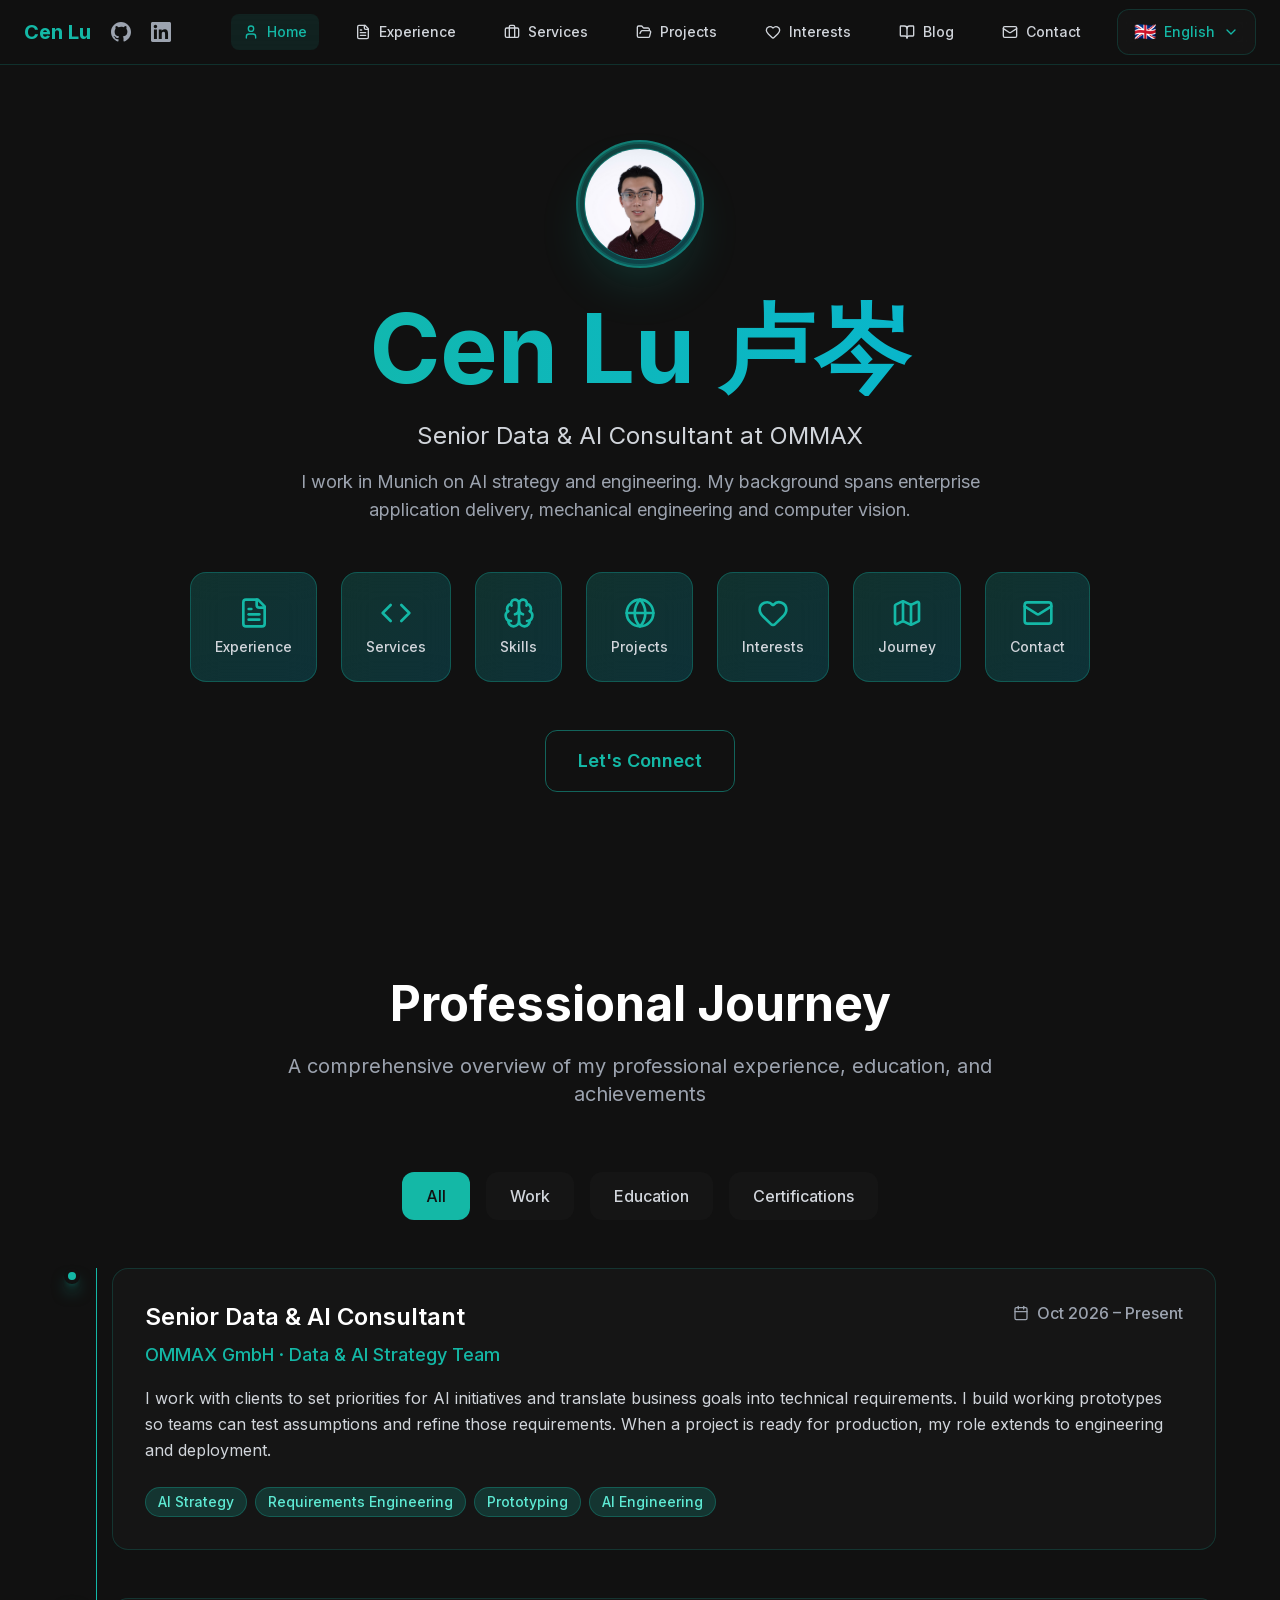
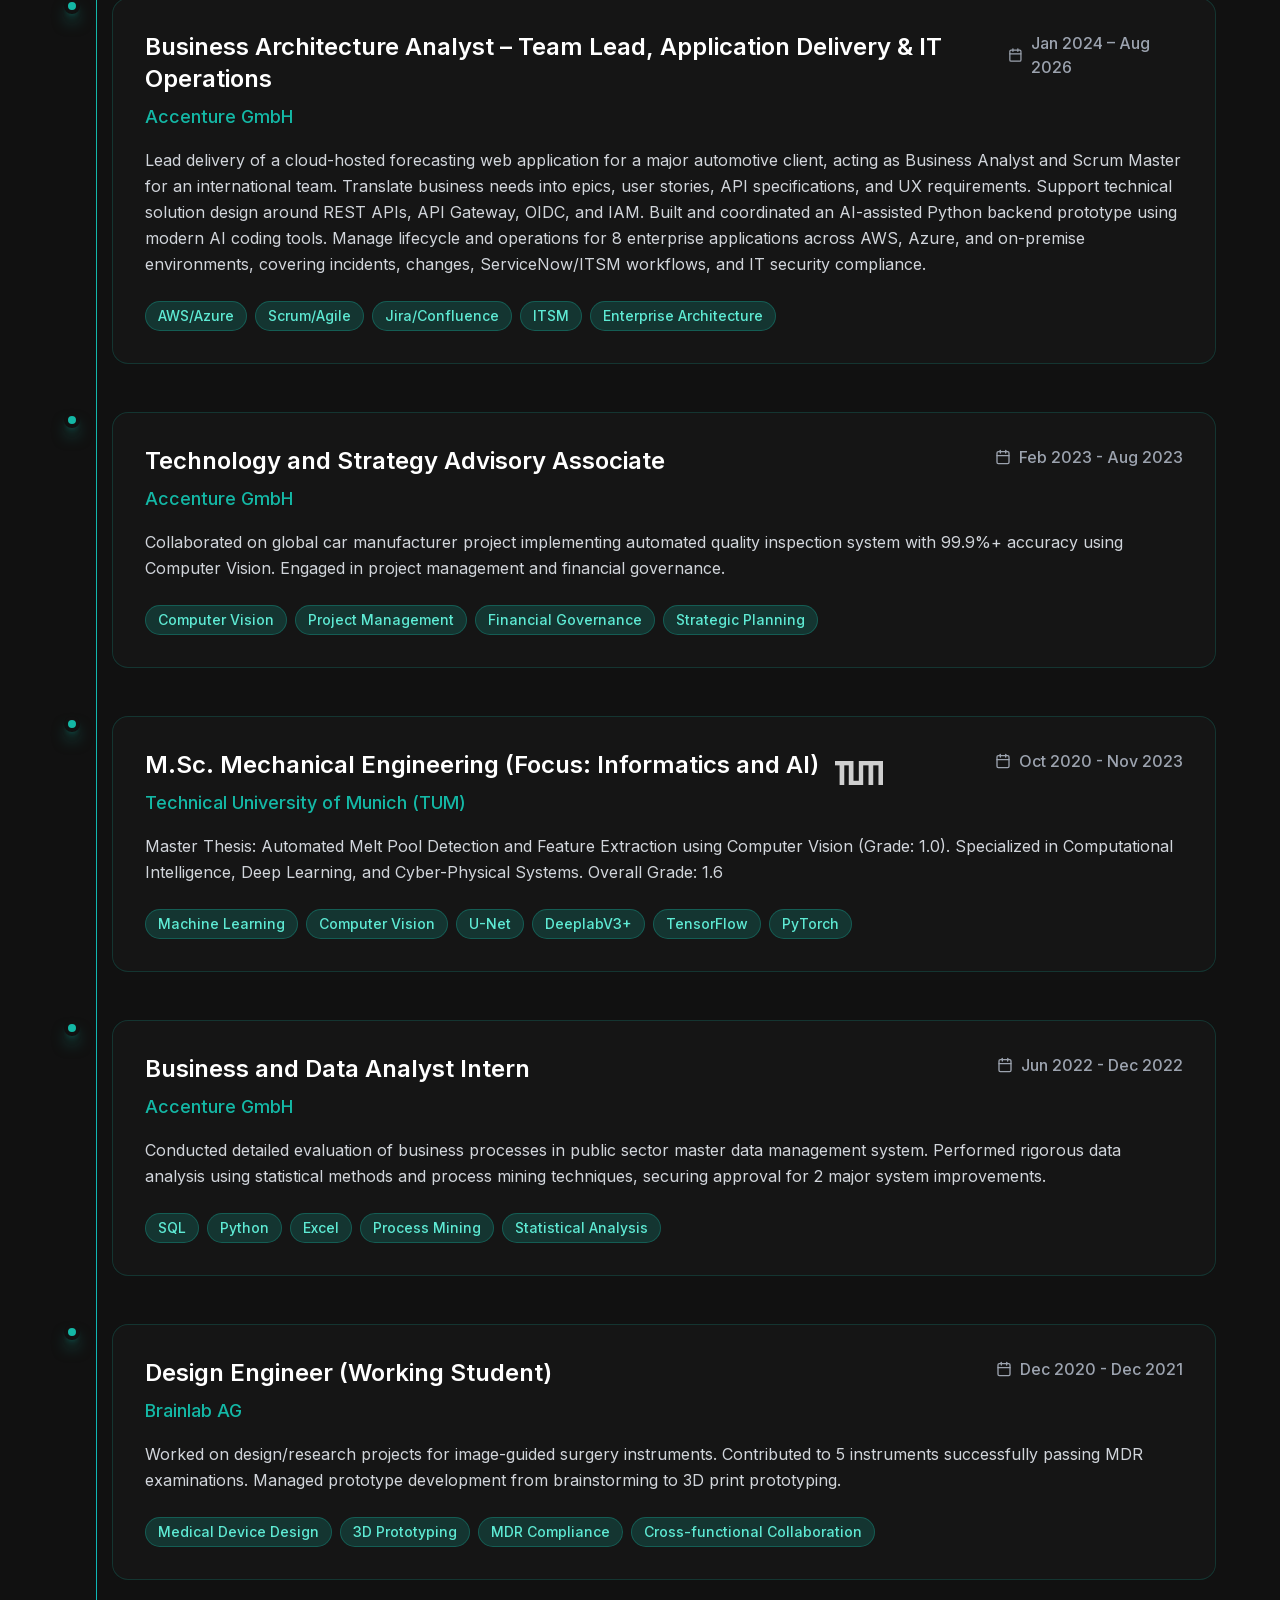
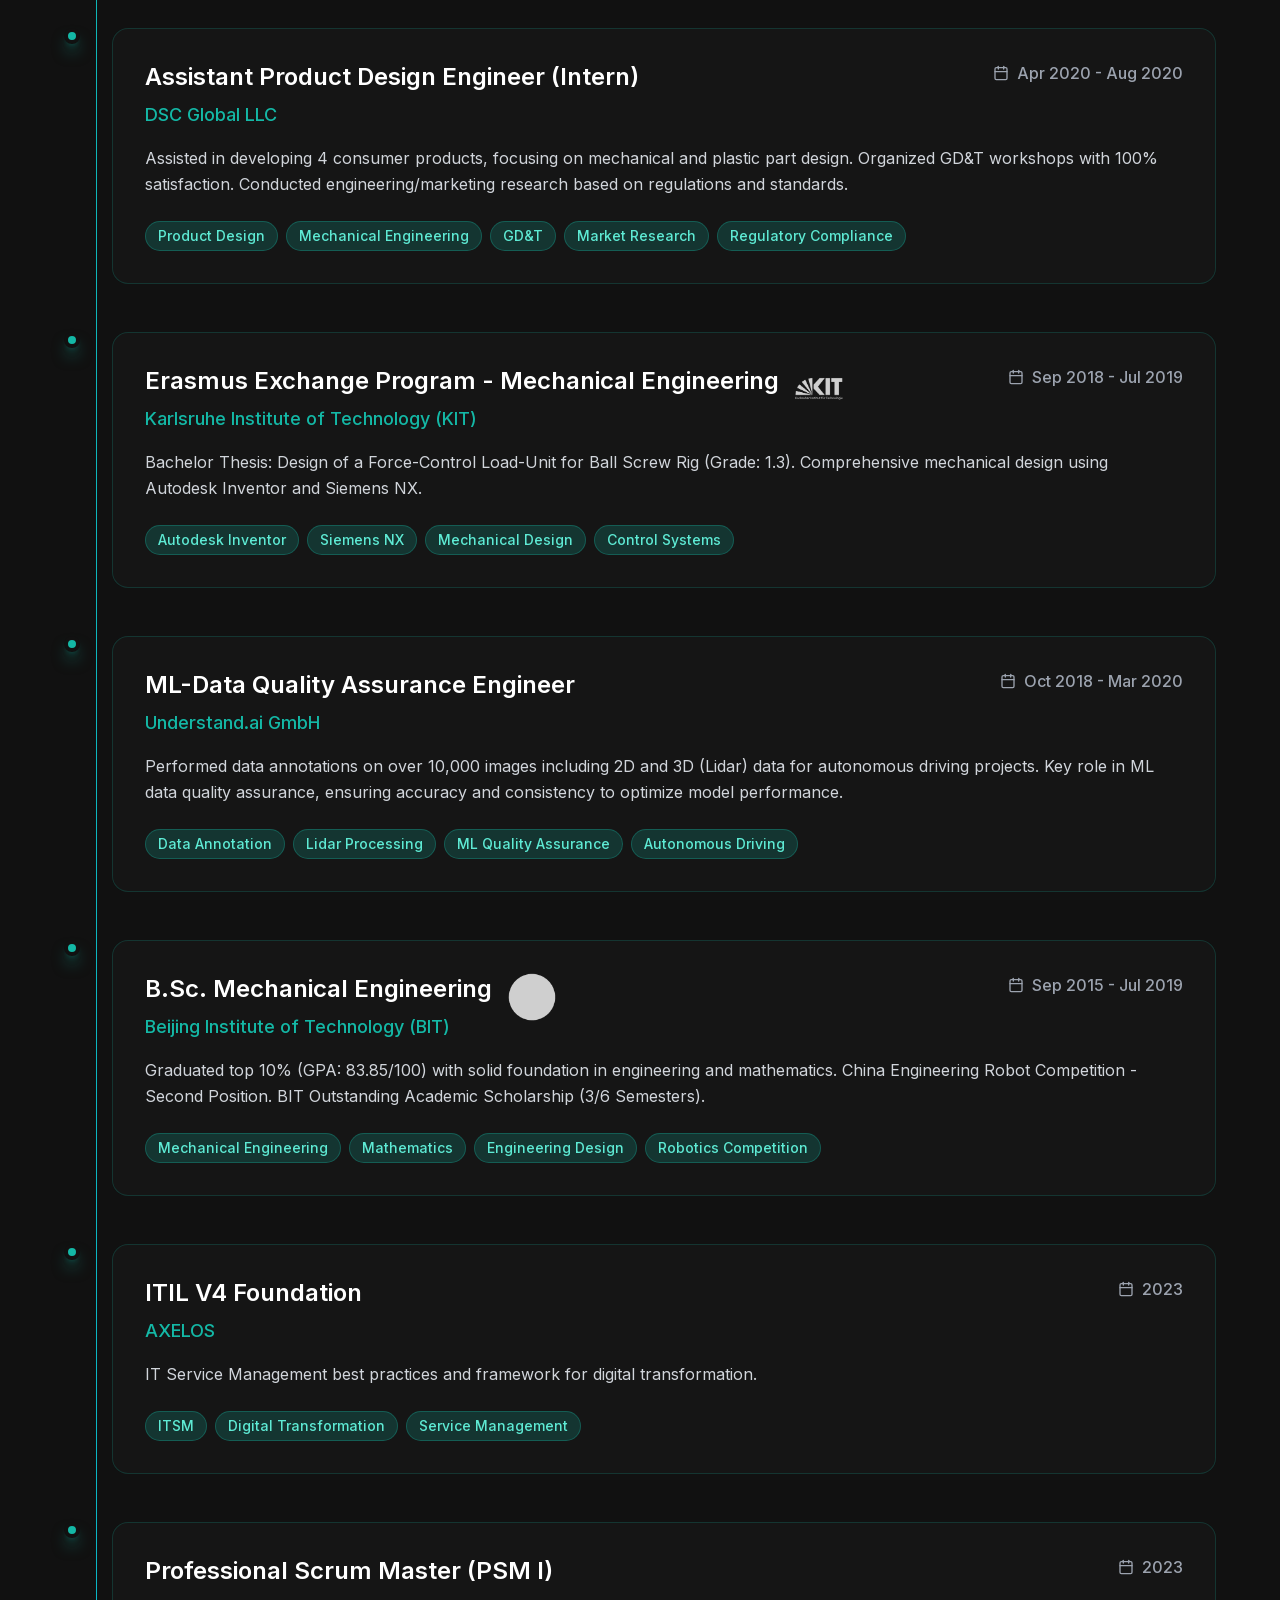
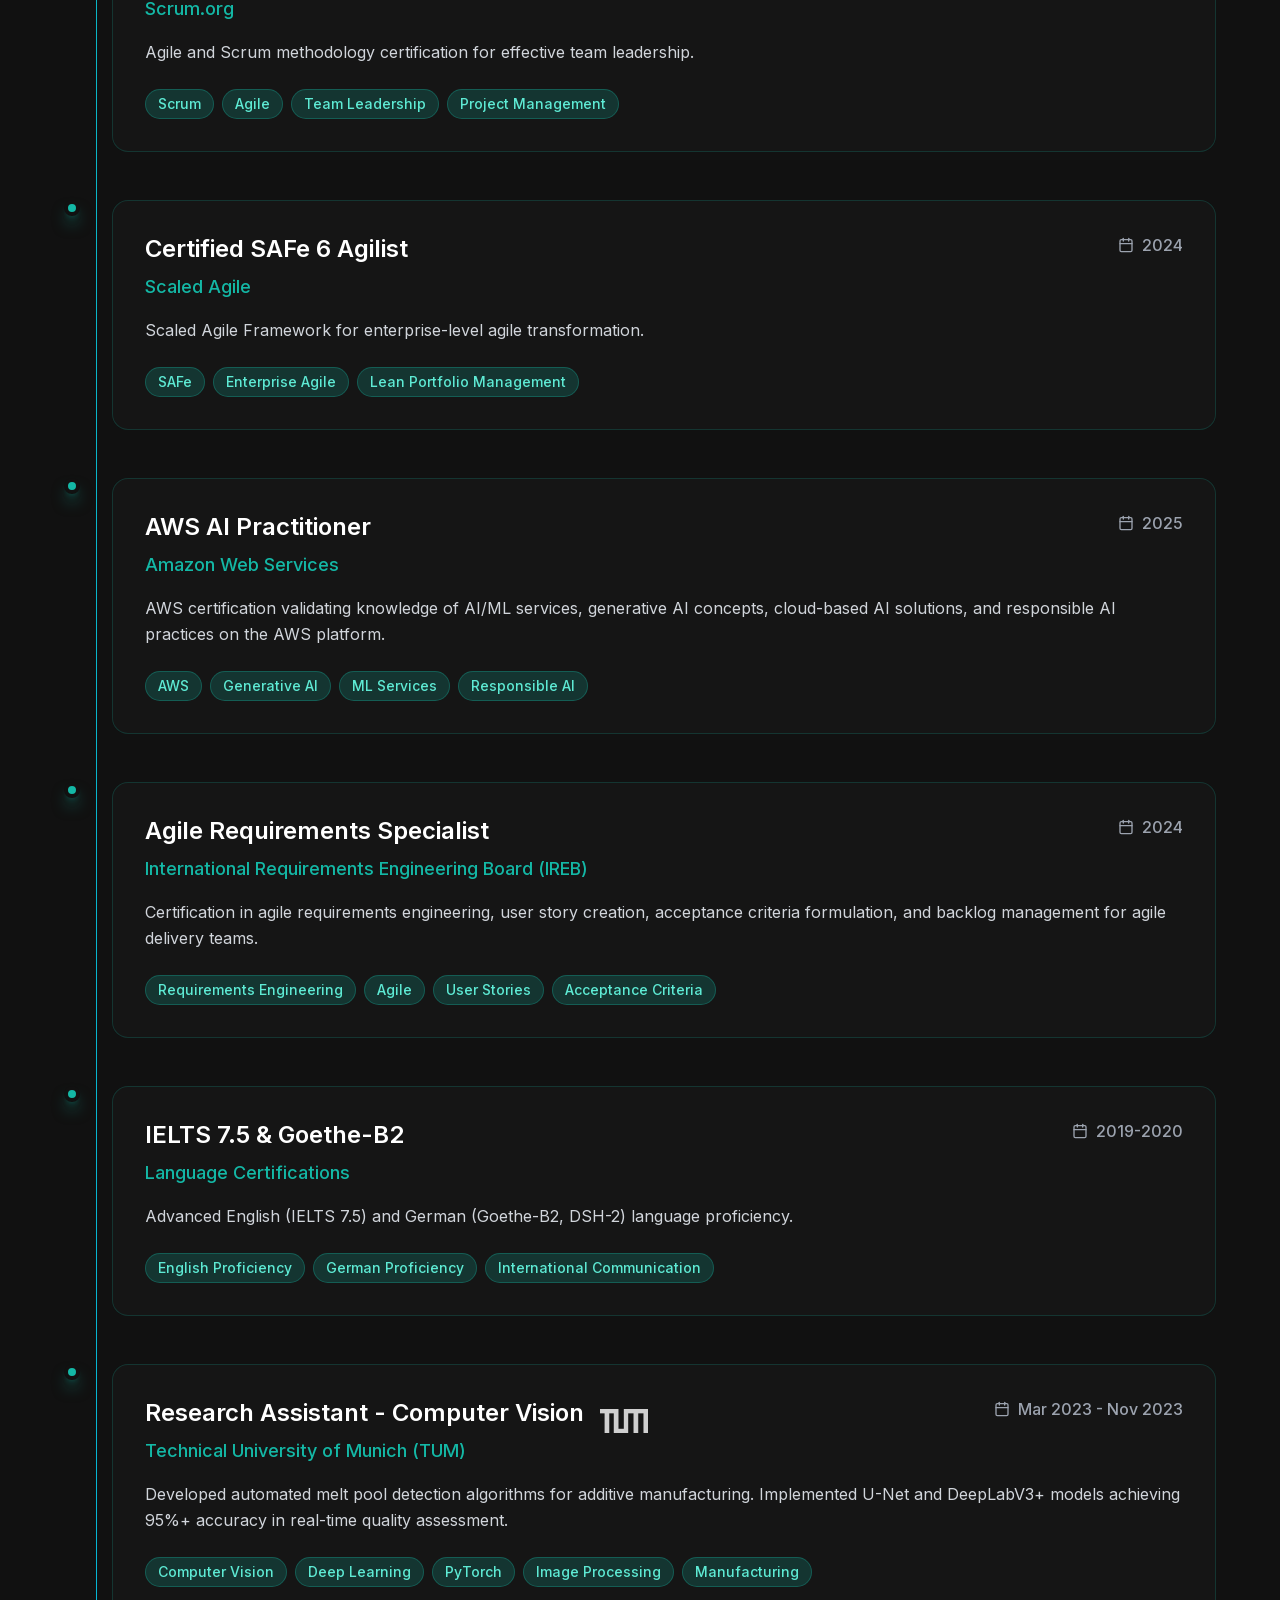
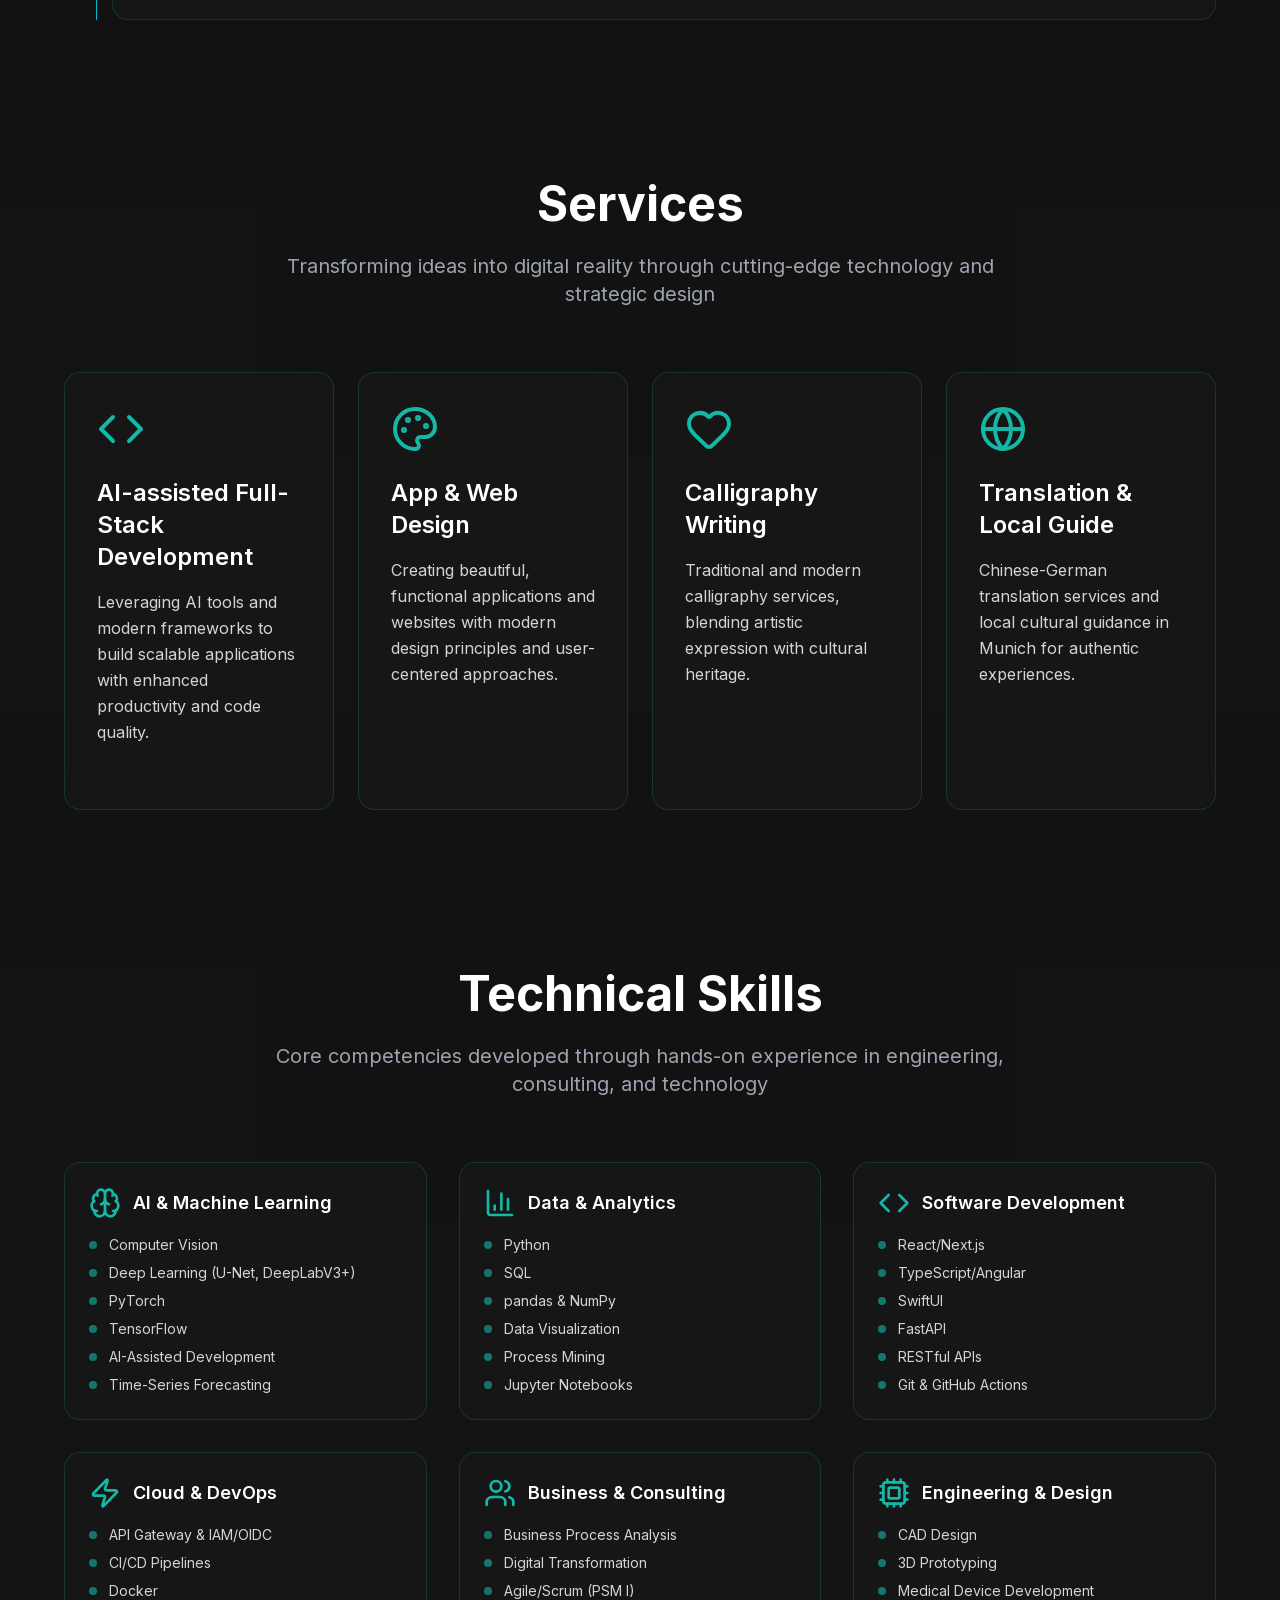
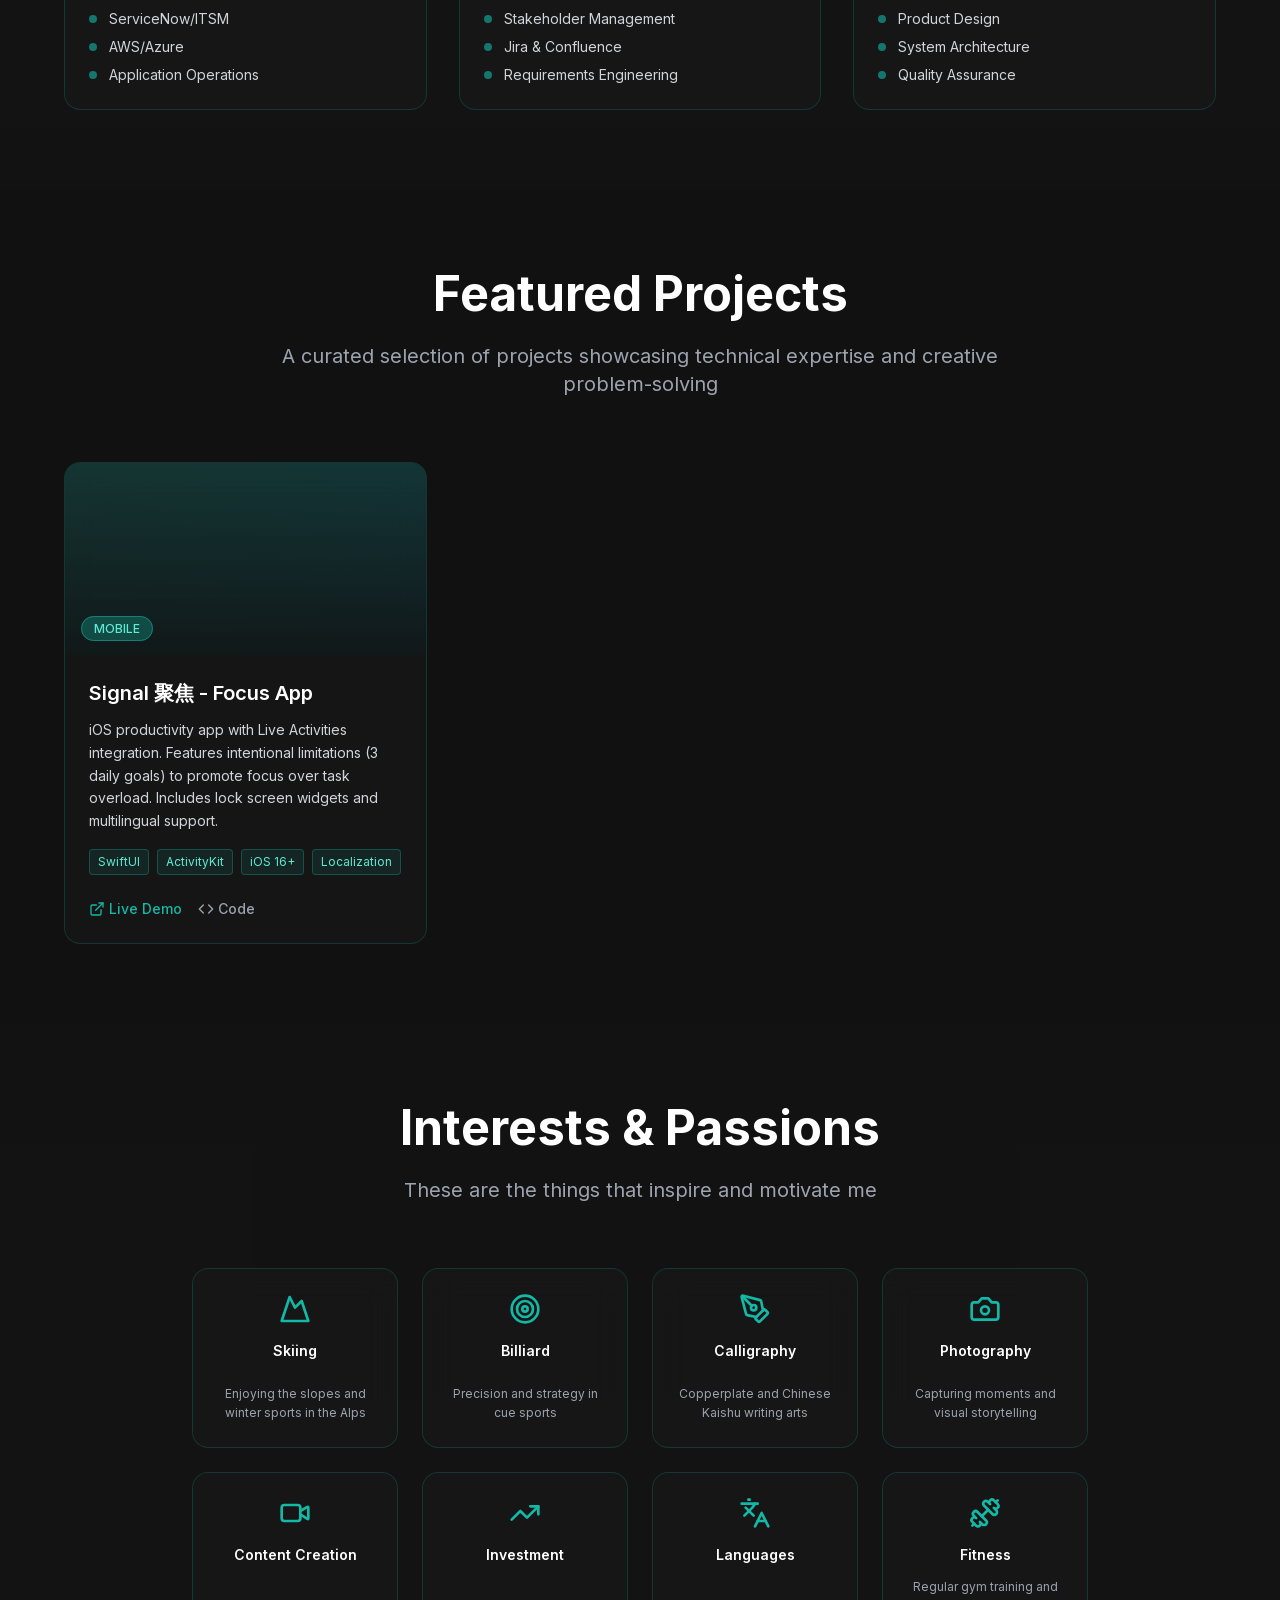
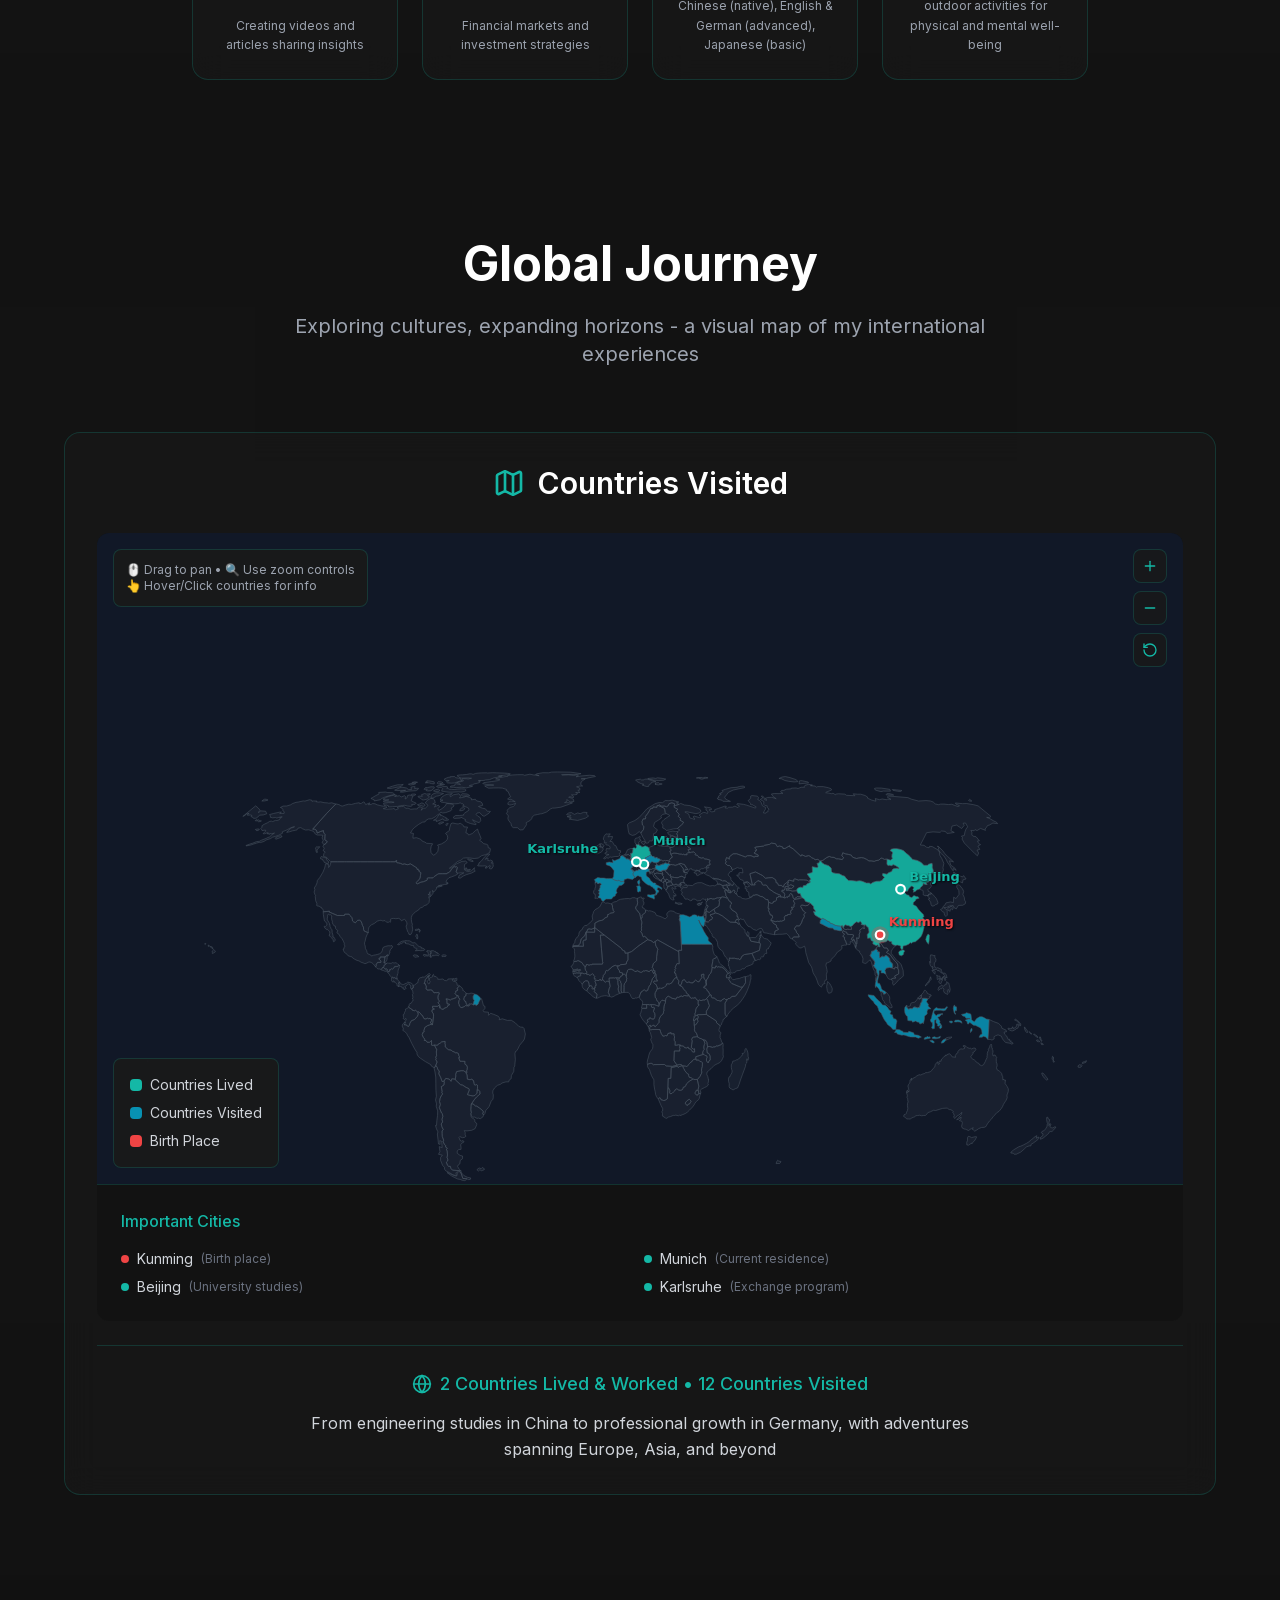
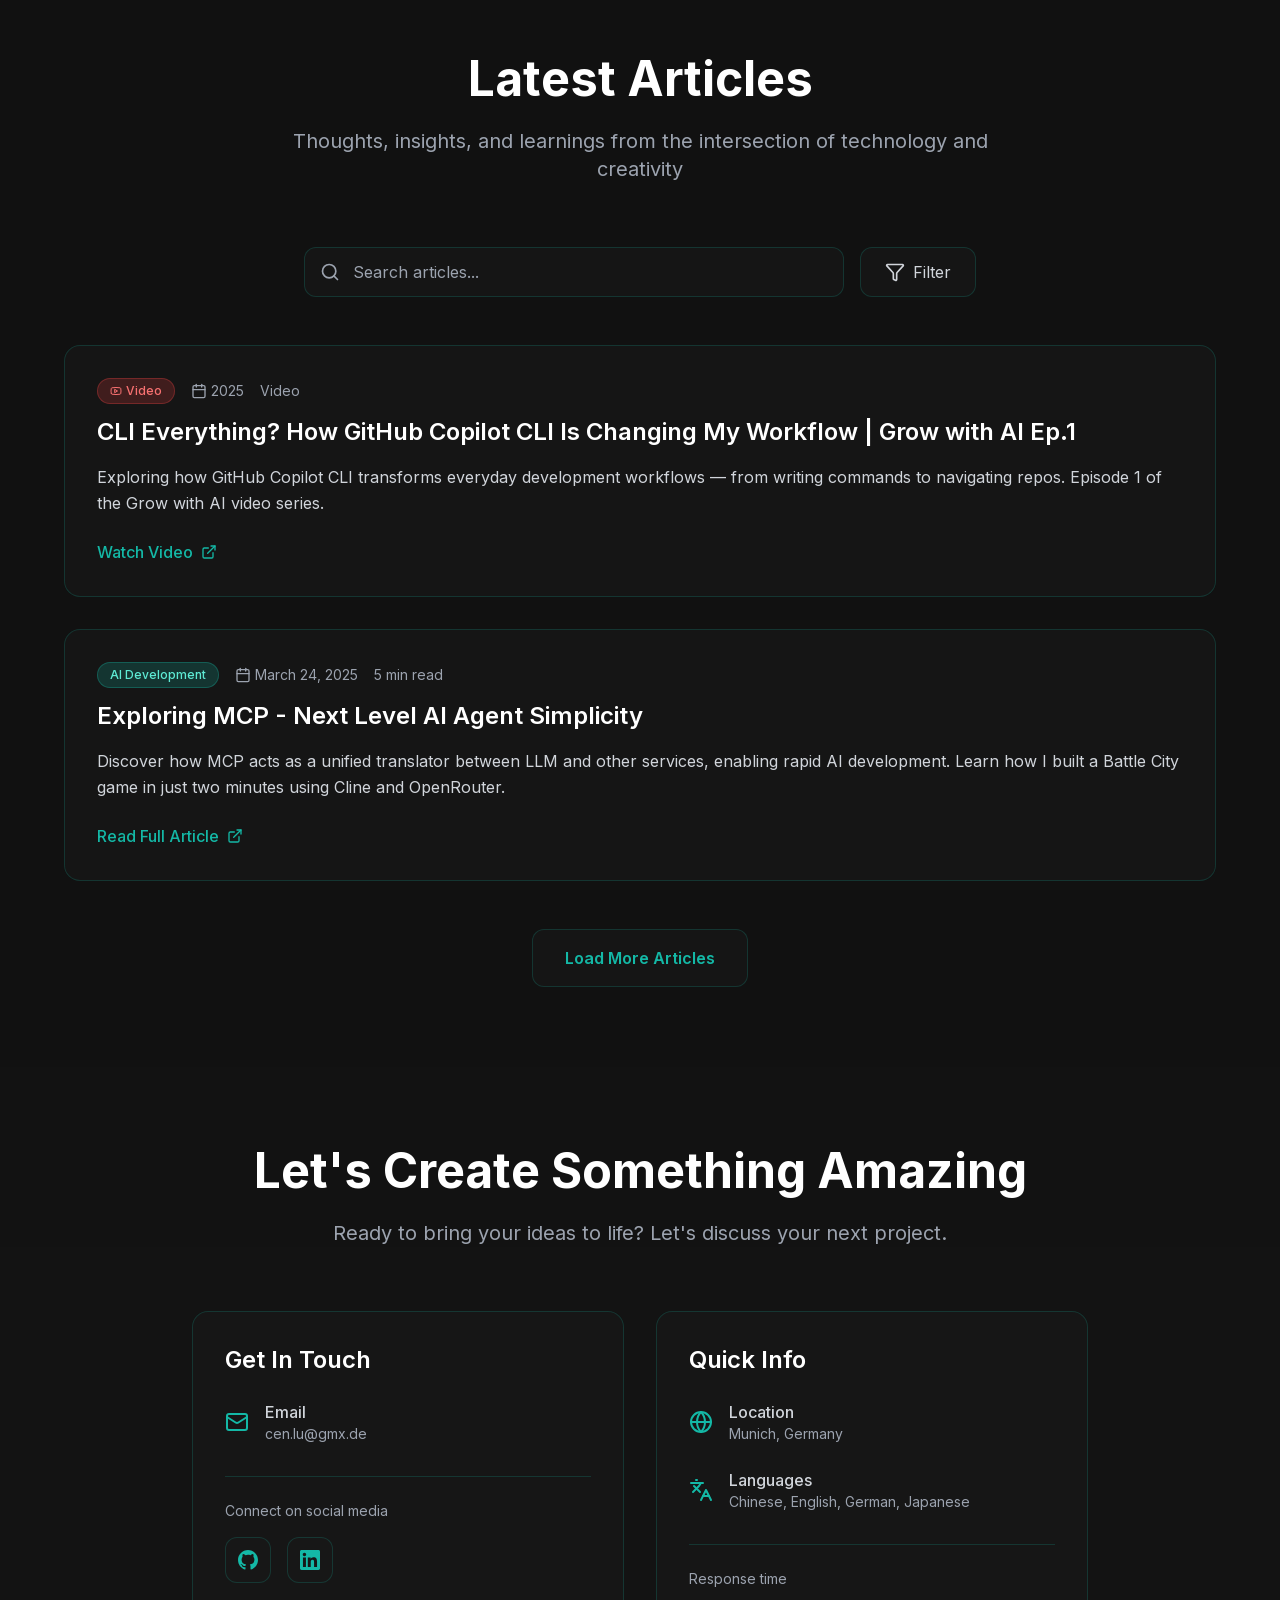
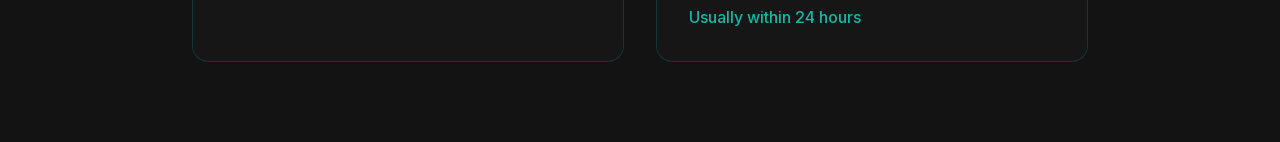
<file: index.html>
<!DOCTYPE html><!--3ZMHuVClfdId95Poxy58i--><html lang="en"><head><meta charSet="utf-8"/><meta name="viewport" content="width=device-width, initial-scale=1"/><link rel="preload" href="/_next/static/media/e4af272ccee01ff0-s.p.woff2" as="font" crossorigin="" type="font/woff2"/><link rel="preload" as="image" href="/LCU.jpeg"/><link rel="preload" as="image" href="/Logo_of_the_Technical_University_of_Munich.svg.png"/><link rel="preload" as="image" href="/Logo_KIT.svg.png"/><link rel="preload" as="image" href="/Beijing_Institute_of_Technology_logo.png"/><link rel="stylesheet" href="/_next/static/css/d16bc9211aebe1de.css" data-precedence="next"/><link rel="preload" as="script" fetchPriority="low" href="/_next/static/chunks/webpack-dfda1e7575166461.js"/><script src="/_next/static/chunks/4bd1b696-cf72ae8a39fa05aa.js" async=""></script><script src="/_next/static/chunks/964-38db4bd4892fef52.js" async=""></script><script src="/_next/static/chunks/main-app-c50314b8199dfc65.js" async=""></script><script src="/_next/static/chunks/283-08efd229663ffcf0.js" async=""></script><script src="/_next/static/chunks/app/layout-a140fc9b2f6694d0.js" async=""></script><script src="/_next/static/chunks/796-1d14d662c0553c67.js" async=""></script><script src="/_next/static/chunks/app/page-1f1bfef664e9f784.js" async=""></script><meta name="next-size-adjust" content=""/><title>Cen Lu 卢岑 - Senior Data &amp; AI Consultant at OMMAX</title><meta name="description" content="Personal website of Cen Lu - Senior Data &amp; AI Consultant at OMMAX in Munich. Explore my work in workflow automation, AI and computer vision."/><script src="/_next/static/chunks/polyfills-42372ed130431b0a.js" noModule=""></script></head><body class="__className_a918ff"><div hidden=""><!--$--><!--/$--></div><main class="min-h-screen bg-dark-200 text-white relative overflow-hidden"><div class="fixed inset-0 pointer-events-none z-0 overflow-hidden"><div class="absolute" style="opacity:0;transform:translateX(8%) translateY(18%)"><svg width="70" height="70" viewBox="0 0 70 70" fill="none"><circle cx="35" cy="35" r="8" fill="rgba(20, 184, 166, 0.6)" stroke="rgba(20, 184, 166, 0.9)" stroke-width="2"></circle><line x1="15" y1="20" x2="27" y2="30" stroke="rgba(20, 184, 166, 0.5)" stroke-width="2"></line><line x1="55" y1="20" x2="43" y2="30" stroke="rgba(20, 184, 166, 0.5)" stroke-width="2"></line><line x1="15" y1="50" x2="27" y2="40" stroke="rgba(20, 184, 166, 0.5)" stroke-width="2"></line><line x1="55" y1="50" x2="43" y2="40" stroke="rgba(20, 184, 166, 0.5)" stroke-width="2"></line><circle cx="15" cy="20" r="4" fill="rgba(6, 182, 212, 0.4)" stroke="rgba(6, 182, 212, 0.7)" stroke-width="1.5"></circle><circle cx="55" cy="20" r="4" fill="rgba(6, 182, 212, 0.4)" stroke="rgba(6, 182, 212, 0.7)" stroke-width="1.5"></circle><circle cx="15" cy="50" r="4" fill="rgba(6, 182, 212, 0.4)" stroke="rgba(6, 182, 212, 0.7)" stroke-width="1.5"></circle><circle cx="55" cy="50" r="4" fill="rgba(6, 182, 212, 0.4)" stroke="rgba(6, 182, 212, 0.7)" stroke-width="1.5"></circle></svg></div><div class="absolute" style="opacity:0;transform:translateX(78%) translateY(12%)"><svg width="80" height="80" viewBox="0 0 80 80" fill="none"><rect x="20" y="20" width="40" height="40" rx="4" fill="none" stroke="rgba(6, 182, 212, 0.6)" stroke-width="2"></rect><path d="M20 40 L30 40 L30 30 L50 30 L50 50 L60 50" stroke="rgba(20, 184, 166, 0.7)" stroke-width="2" fill="none"></path><path d="M40 20 L40 35 L55 35" stroke="rgba(94, 234, 212, 0.6)" stroke-width="2" fill="none"></path><circle cx="30" cy="40" r="3" fill="rgba(20, 184, 166, 0.8)"></circle><circle cx="50" cy="30" r="3" fill="rgba(6, 182, 212, 0.8)"></circle><circle cx="40" cy="35" r="3" fill="rgba(94, 234, 212, 0.8)"></circle></svg></div><div class="absolute" style="opacity:0;transform:translateX(12%) translateY(68%)"><svg width="65" height="65" viewBox="0 0 65 65" fill="none"><path d="M5 32.5 Q15 15 25 32.5 T45 32.5 T65 32.5" stroke="rgba(20, 184, 166, 0.8)" stroke-width="3" fill="none"></path><circle cx="15" cy="25" r="2.5" fill="rgba(6, 182, 212, 0.9)"></circle><circle cx="25" cy="32.5" r="2.5" fill="rgba(6, 182, 212, 0.9)"></circle><circle cx="35" cy="40" r="2.5" fill="rgba(6, 182, 212, 0.9)"></circle><circle cx="45" cy="32.5" r="2.5" fill="rgba(6, 182, 212, 0.9)"></circle><line x1="5" y1="50" x2="60" y2="50" stroke="rgba(94, 234, 212, 0.3)" stroke-width="1"></line><line x1="10" y1="10" x2="10" y2="55" stroke="rgba(94, 234, 212, 0.3)" stroke-width="1"></line></svg></div><div class="absolute" style="opacity:0;transform:translateX(72%) translateY(65%)"><svg width="75" height="75" viewBox="0 0 75 75" fill="none"><g transform="translate(37.5, 37.5)"><circle r="20" fill="rgba(6, 182, 212, 0.2)" stroke="rgba(6, 182, 212, 0.7)" stroke-width="2"></circle><circle r="10" fill="none" stroke="rgba(20, 184, 166, 0.8)" stroke-width="2"></circle><rect x="-2" y="-25" width="4" height="10" fill="rgba(6, 182, 212, 0.7)"></rect><rect x="-2" y="15" width="4" height="10" fill="rgba(6, 182, 212, 0.7)"></rect><rect x="-25" y="-2" width="10" height="4" fill="rgba(6, 182, 212, 0.7)"></rect><rect x="15" y="-2" width="10" height="4" fill="rgba(6, 182, 212, 0.7)"></rect><rect x="-18" y="-18" width="8" height="3" fill="rgba(6, 182, 212, 0.7)" transform="rotate(45)"></rect><rect x="10" y="-18" width="8" height="3" fill="rgba(6, 182, 212, 0.7)" transform="rotate(-45)"></rect><rect x="-18" y="15" width="8" height="3" fill="rgba(6, 182, 212, 0.7)" transform="rotate(-45)"></rect><rect x="10" y="15" width="8" height="3" fill="rgba(6, 182, 212, 0.7)" transform="rotate(45)"></rect></g></svg></div><div class="absolute" style="opacity:0;transform:translateX(85%) translateY(40%)"><svg width="60" height="60" viewBox="0 0 60 60" fill="none"><text x="10" y="15" fill="rgba(20, 184, 166, 0.7)" font-size="8" font-family="monospace">1010</text><text x="10" y="30" fill="rgba(6, 182, 212, 0.6)" font-size="8" font-family="monospace">0110</text><text x="10" y="45" fill="rgba(94, 234, 212, 0.5)" font-size="8" font-family="monospace">1001</text><line x1="5" y1="20" x2="50" y2="25" stroke="rgba(20, 184, 166, 0.4)" stroke-width="1"></line><line x1="5" y1="35" x2="50" y2="40" stroke="rgba(6, 182, 212, 0.4)" stroke-width="1"></line></svg></div></div><nav class="fixed top-0 left-0 right-0 z-50 bg-dark-200/80 backdrop-blur-lg border-b border-accent-teal/20" style="transform:translateY(-100px)"><div class="container mx-auto px-6"><div class="flex items-center justify-between h-16"><div class="flex items-center space-x-4"><div class="text-xl font-bold text-accent-teal cursor-pointer whitespace-nowrap">Cen Lu</div><div class="hidden md:flex items-center space-x-3"><a href="https://github.com/Cen-Lu" target="_blank" rel="noopener noreferrer" class="text-gray-400 hover:text-accent-teal transition-colors p-1 rounded" title="GitHub" tabindex="0"><svg class="w-5 h-5" fill="currentColor" viewBox="0 0 24 24"><path d="M12 0C5.374 0 0 5.373 0 12 0 17.302 3.438 21.8 8.207 23.387c.599.111.793-.261.793-.577v-2.234c-3.338.726-4.033-1.416-4.033-1.416-.546-1.387-1.333-1.756-1.333-1.756-1.089-.745.083-.729.083-.729 1.205.084 1.839 1.237 1.839 1.237 1.07 1.834 2.807 1.304 3.492.997.107-.775.418-1.305.762-1.604-2.665-.305-5.467-1.334-5.467-5.931 0-1.311.469-2.381 1.236-3.221-.124-.303-.535-1.524.117-3.176 0 0 1.008-.322 3.301 1.23A11.509 11.509 0 0112 5.803c1.02.005 2.047.138 3.006.404 2.291-1.552 3.297-1.23 3.297-1.23.653 1.653.242 2.874.118 3.176.77.84 1.235 1.911 1.235 3.221 0 4.609-2.807 5.624-5.479 5.921.43.372.823 1.102.823 2.222v3.293c0 .319.192.694.801.576C20.566 21.797 24 17.3 24 12c0-6.627-5.373-12-12-12z"></path></svg></a><a href="https://www.linkedin.com/in/cen-lu/" target="_blank" rel="noopener noreferrer" class="text-gray-400 hover:text-accent-teal transition-colors p-1 rounded" title="LinkedIn" tabindex="0"><svg class="w-5 h-5" fill="currentColor" viewBox="0 0 24 24"><path d="M20.447 20.452h-3.554v-5.569c0-1.328-.027-3.037-1.852-3.037-1.853 0-2.136 1.445-2.136 2.939v5.667H9.351V9h3.414v1.561h.046c.477-.9 1.637-1.85 3.37-1.85 3.601 0 4.267 2.37 4.267 5.455v6.286zM5.337 7.433c-1.144 0-2.063-.926-2.063-2.065 0-1.138.92-2.063 2.063-2.063 1.14 0 2.064.925 2.064 2.063 0 1.139-.925 2.065-2.064 2.065zm1.782 13.019H3.555V9h3.564v11.452zM22.225 0H1.771C.792 0 0 .774 0 1.729v20.542C0 23.227.792 24 1.771 24h20.451C23.2 24 24 23.227 24 22.271V1.729C24 .774 23.2 0 22.222 0h.003z"></path></svg></a></div></div><div class="hidden md:flex items-center space-x-6"><div class="flex items-center space-x-6"><button class="flex items-center space-x-2 px-3 py-2 rounded-lg transition-colors text-accent-teal bg-accent-teal/10" tabindex="0"><svg xmlns="http://www.w3.org/2000/svg" width="16" height="16" viewBox="0 0 24 24" fill="none" stroke="currentColor" stroke-width="2" stroke-linecap="round" stroke-linejoin="round" class="lucide lucide-user" aria-hidden="true"><path d="M19 21v-2a4 4 0 0 0-4-4H9a4 4 0 0 0-4 4v2"></path><circle cx="12" cy="7" r="4"></circle></svg><span class="text-sm font-medium">Home</span></button><button class="flex items-center space-x-2 px-3 py-2 rounded-lg transition-colors text-gray-300 hover:text-accent-teal hover:bg-accent-teal/5" tabindex="0"><svg xmlns="http://www.w3.org/2000/svg" width="16" height="16" viewBox="0 0 24 24" fill="none" stroke="currentColor" stroke-width="2" stroke-linecap="round" stroke-linejoin="round" class="lucide lucide-file-text" aria-hidden="true"><path d="M15 2H6a2 2 0 0 0-2 2v16a2 2 0 0 0 2 2h12a2 2 0 0 0 2-2V7Z"></path><path d="M14 2v4a2 2 0 0 0 2 2h4"></path><path d="M10 9H8"></path><path d="M16 13H8"></path><path d="M16 17H8"></path></svg><span class="text-sm font-medium">Experience</span></button><button class="flex items-center space-x-2 px-3 py-2 rounded-lg transition-colors text-gray-300 hover:text-accent-teal hover:bg-accent-teal/5" tabindex="0"><svg xmlns="http://www.w3.org/2000/svg" width="16" height="16" viewBox="0 0 24 24" fill="none" stroke="currentColor" stroke-width="2" stroke-linecap="round" stroke-linejoin="round" class="lucide lucide-briefcase" aria-hidden="true"><path d="M16 20V4a2 2 0 0 0-2-2h-4a2 2 0 0 0-2 2v16"></path><rect width="20" height="14" x="2" y="6" rx="2"></rect></svg><span class="text-sm font-medium">Services</span></button><button class="flex items-center space-x-2 px-3 py-2 rounded-lg transition-colors text-gray-300 hover:text-accent-teal hover:bg-accent-teal/5" tabindex="0"><svg xmlns="http://www.w3.org/2000/svg" width="16" height="16" viewBox="0 0 24 24" fill="none" stroke="currentColor" stroke-width="2" stroke-linecap="round" stroke-linejoin="round" class="lucide lucide-folder-open" aria-hidden="true"><path d="m6 14 1.5-2.9A2 2 0 0 1 9.24 10H20a2 2 0 0 1 1.94 2.5l-1.54 6a2 2 0 0 1-1.95 1.5H4a2 2 0 0 1-2-2V5a2 2 0 0 1 2-2h3.9a2 2 0 0 1 1.69.9l.81 1.2a2 2 0 0 0 1.67.9H18a2 2 0 0 1 2 2v2"></path></svg><span class="text-sm font-medium">Projects</span></button><button class="flex items-center space-x-2 px-3 py-2 rounded-lg transition-colors text-gray-300 hover:text-accent-teal hover:bg-accent-teal/5" tabindex="0"><svg xmlns="http://www.w3.org/2000/svg" width="16" height="16" viewBox="0 0 24 24" fill="none" stroke="currentColor" stroke-width="2" stroke-linecap="round" stroke-linejoin="round" class="lucide lucide-heart" aria-hidden="true"><path d="M2 9.5a5.5 5.5 0 0 1 9.591-3.676.56.56 0 0 0 .818 0A5.49 5.49 0 0 1 22 9.5c0 2.29-1.5 4-3 5.5l-5.492 5.313a2 2 0 0 1-3 .019L5 15c-1.5-1.5-3-3.2-3-5.5"></path></svg><span class="text-sm font-medium">Interests</span></button><button class="flex items-center space-x-2 px-3 py-2 rounded-lg transition-colors text-gray-300 hover:text-accent-teal hover:bg-accent-teal/5" tabindex="0"><svg xmlns="http://www.w3.org/2000/svg" width="16" height="16" viewBox="0 0 24 24" fill="none" stroke="currentColor" stroke-width="2" stroke-linecap="round" stroke-linejoin="round" class="lucide lucide-book-open" aria-hidden="true"><path d="M12 7v14"></path><path d="M3 18a1 1 0 0 1-1-1V4a1 1 0 0 1 1-1h5a4 4 0 0 1 4 4 4 4 0 0 1 4-4h5a1 1 0 0 1 1 1v13a1 1 0 0 1-1 1h-6a3 3 0 0 0-3 3 3 3 0 0 0-3-3z"></path></svg><span class="text-sm font-medium">Blog</span></button><button class="flex items-center space-x-2 px-3 py-2 rounded-lg transition-colors text-gray-300 hover:text-accent-teal hover:bg-accent-teal/5" tabindex="0"><svg xmlns="http://www.w3.org/2000/svg" width="16" height="16" viewBox="0 0 24 24" fill="none" stroke="currentColor" stroke-width="2" stroke-linecap="round" stroke-linejoin="round" class="lucide lucide-mail" aria-hidden="true"><path d="m22 7-8.991 5.727a2 2 0 0 1-2.009 0L2 7"></path><rect x="2" y="4" width="20" height="16" rx="2"></rect></svg><span class="text-sm font-medium">Contact</span></button></div><div class="relative"><button class="flex items-center gap-2 bg-dark-100/50 backdrop-blur border border-accent-teal/20  rounded-xl px-4 py-2 text-accent-teal hover:bg-accent-teal/10 hover:border-accent-teal  transition-all duration-200 group" aria-label="Select language"><span class="text-lg">🇬🇧</span><span class="text-sm font-medium hidden sm:block">English</span><svg xmlns="http://www.w3.org/2000/svg" width="24" height="24" viewBox="0 0 24 24" fill="none" stroke="currentColor" stroke-width="2" stroke-linecap="round" stroke-linejoin="round" class="lucide lucide-chevron-down w-4 h-4 transition-transform duration-200" aria-hidden="true"><path d="m6 9 6 6 6-6"></path></svg></button></div></div><div class="md:hidden flex items-center space-x-4"><div class="relative"><button class="flex items-center gap-2 bg-dark-100/50 backdrop-blur border border-accent-teal/20  rounded-xl px-4 py-2 text-accent-teal hover:bg-accent-teal/10 hover:border-accent-teal  transition-all duration-200 group" aria-label="Select language"><span class="text-lg">🇬🇧</span><span class="text-sm font-medium hidden sm:block">English</span><svg xmlns="http://www.w3.org/2000/svg" width="24" height="24" viewBox="0 0 24 24" fill="none" stroke="currentColor" stroke-width="2" stroke-linecap="round" stroke-linejoin="round" class="lucide lucide-chevron-down w-4 h-4 transition-transform duration-200" aria-hidden="true"><path d="m6 9 6 6 6-6"></path></svg></button></div><button class="text-accent-teal p-2" tabindex="0"><svg xmlns="http://www.w3.org/2000/svg" width="24" height="24" viewBox="0 0 24 24" fill="none" stroke="currentColor" stroke-width="2" stroke-linecap="round" stroke-linejoin="round" class="lucide lucide-menu" aria-hidden="true"><path d="M4 12h16"></path><path d="M4 18h16"></path><path d="M4 6h16"></path></svg></button></div></div></div></nav><section id="hero" class="min-h-screen flex items-center justify-center relative z-10 px-6"><div class="text-center max-w-6xl mx-auto"><div class="mb-8" style="opacity:0;transform:scale(0.5)"><div class="relative w-32 h-32 mx-auto mb-8 mt-16 md:mt-8" style="opacity:0;transform:translateY(-50px)"><div class="w-full h-full rounded-full bg-gradient-to-br from-accent-teal/30 to-accent-cyan/30  border-2 border-accent-teal/50 backdrop-blur-lg flex items-center justify-center shadow-2xl shadow-accent-teal/20 group-hover:shadow-accent-teal/40 transition-all duration-300"><div class="w-28 h-28 rounded-full bg-gradient-to-br from-accent-teal/20 to-accent-cyan/20  border border-accent-teal/30 flex items-center justify-center overflow-hidden"><img src="/LCU.jpeg" alt="Lu Cen Profile" class="w-full h-full object-cover"/></div><div class="absolute inset-0 rounded-full border-2 border-accent-teal/20 animate-pulse"></div></div></div><h1 class="text-6xl md:text-8xl font-bold mb-6 bg-gradient-to-r from-accent-teal to-accent-cyan bg-clip-text text-transparent">Cen Lu 卢岑</h1><p class="text-xl md:text-2xl text-gray-300 mb-4 leading-relaxed">Senior Data &amp; AI Consultant at OMMAX</p><p class="text-lg text-gray-400 mb-12 max-w-3xl mx-auto">I work in Munich on AI strategy and engineering. My background spans enterprise application delivery, mechanical engineering and computer vision.</p></div><div class="flex flex-wrap justify-center gap-6 mb-12"><button class="group relative bg-gradient-to-br from-accent-teal/20 to-accent-cyan/20  backdrop-blur-lg border border-accent-teal/30 rounded-2xl p-6  hover:border-accent-teal hover:shadow-xl hover:shadow-accent-teal/20 transition-all duration-300 transform hover:scale-105" tabindex="0" style="opacity:0;transform:translateY(60px)"><svg xmlns="http://www.w3.org/2000/svg" width="24" height="24" viewBox="0 0 24 24" fill="none" stroke="currentColor" stroke-width="2" stroke-linecap="round" stroke-linejoin="round" class="lucide lucide-file-text w-8 h-8 text-accent-teal mb-2 mx-auto group-hover:scale-110 transition-transform" aria-hidden="true"><path d="M15 2H6a2 2 0 0 0-2 2v16a2 2 0 0 0 2 2h12a2 2 0 0 0 2-2V7Z"></path><path d="M14 2v4a2 2 0 0 0 2 2h4"></path><path d="M10 9H8"></path><path d="M16 13H8"></path><path d="M16 17H8"></path></svg><p class="text-sm font-medium text-gray-300 group-hover:text-white transition-colors">Experience</p></button><button class="group relative bg-gradient-to-br from-accent-teal/20 to-accent-cyan/20  backdrop-blur-lg border border-accent-teal/30 rounded-2xl p-6  hover:border-accent-teal hover:shadow-xl hover:shadow-accent-teal/20 transition-all duration-300 transform hover:scale-105" tabindex="0" style="opacity:0;transform:translateY(60px)"><svg xmlns="http://www.w3.org/2000/svg" width="24" height="24" viewBox="0 0 24 24" fill="none" stroke="currentColor" stroke-width="2" stroke-linecap="round" stroke-linejoin="round" class="lucide lucide-code w-8 h-8 text-accent-teal mb-2 mx-auto group-hover:scale-110 transition-transform" aria-hidden="true"><path d="m16 18 6-6-6-6"></path><path d="m8 6-6 6 6 6"></path></svg><p class="text-sm font-medium text-gray-300 group-hover:text-white transition-colors">Services</p></button><button class="group relative bg-gradient-to-br from-accent-teal/20 to-accent-cyan/20  backdrop-blur-lg border border-accent-teal/30 rounded-2xl p-6  hover:border-accent-teal hover:shadow-xl hover:shadow-accent-teal/20 transition-all duration-300 transform hover:scale-105" tabindex="0" style="opacity:0;transform:translateY(60px)"><svg xmlns="http://www.w3.org/2000/svg" width="24" height="24" viewBox="0 0 24 24" fill="none" stroke="currentColor" stroke-width="2" stroke-linecap="round" stroke-linejoin="round" class="lucide lucide-brain w-8 h-8 text-accent-teal mb-2 mx-auto group-hover:scale-110 transition-transform" aria-hidden="true"><path d="M12 18V5"></path><path d="M15 13a4.17 4.17 0 0 1-3-4 4.17 4.17 0 0 1-3 4"></path><path d="M17.598 6.5A3 3 0 1 0 12 5a3 3 0 1 0-5.598 1.5"></path><path d="M17.997 5.125a4 4 0 0 1 2.526 5.77"></path><path d="M18 18a4 4 0 0 0 2-7.464"></path><path d="M19.967 17.483A4 4 0 1 1 12 18a4 4 0 1 1-7.967-.517"></path><path d="M6 18a4 4 0 0 1-2-7.464"></path><path d="M6.003 5.125a4 4 0 0 0-2.526 5.77"></path></svg><p class="text-sm font-medium text-gray-300 group-hover:text-white transition-colors">Skills</p></button><button class="group relative bg-gradient-to-br from-accent-teal/20 to-accent-cyan/20  backdrop-blur-lg border border-accent-teal/30 rounded-2xl p-6  hover:border-accent-teal hover:shadow-xl hover:shadow-accent-teal/20 transition-all duration-300 transform hover:scale-105" tabindex="0" style="opacity:0;transform:translateY(60px)"><svg xmlns="http://www.w3.org/2000/svg" width="24" height="24" viewBox="0 0 24 24" fill="none" stroke="currentColor" stroke-width="2" stroke-linecap="round" stroke-linejoin="round" class="lucide lucide-globe w-8 h-8 text-accent-teal mb-2 mx-auto group-hover:scale-110 transition-transform" aria-hidden="true"><circle cx="12" cy="12" r="10"></circle><path d="M12 2a14.5 14.5 0 0 0 0 20 14.5 14.5 0 0 0 0-20"></path><path d="M2 12h20"></path></svg><p class="text-sm font-medium text-gray-300 group-hover:text-white transition-colors">Projects</p></button><button class="group relative bg-gradient-to-br from-accent-teal/20 to-accent-cyan/20  backdrop-blur-lg border border-accent-teal/30 rounded-2xl p-6  hover:border-accent-teal hover:shadow-xl hover:shadow-accent-teal/20 transition-all duration-300 transform hover:scale-105" tabindex="0" style="opacity:0;transform:translateY(60px)"><svg xmlns="http://www.w3.org/2000/svg" width="24" height="24" viewBox="0 0 24 24" fill="none" stroke="currentColor" stroke-width="2" stroke-linecap="round" stroke-linejoin="round" class="lucide lucide-heart w-8 h-8 text-accent-teal mb-2 mx-auto group-hover:scale-110 transition-transform" aria-hidden="true"><path d="M2 9.5a5.5 5.5 0 0 1 9.591-3.676.56.56 0 0 0 .818 0A5.49 5.49 0 0 1 22 9.5c0 2.29-1.5 4-3 5.5l-5.492 5.313a2 2 0 0 1-3 .019L5 15c-1.5-1.5-3-3.2-3-5.5"></path></svg><p class="text-sm font-medium text-gray-300 group-hover:text-white transition-colors">Interests</p></button><button class="group relative bg-gradient-to-br from-accent-teal/20 to-accent-cyan/20  backdrop-blur-lg border border-accent-teal/30 rounded-2xl p-6  hover:border-accent-teal hover:shadow-xl hover:shadow-accent-teal/20 transition-all duration-300 transform hover:scale-105" tabindex="0" style="opacity:0;transform:translateY(60px)"><svg xmlns="http://www.w3.org/2000/svg" width="24" height="24" viewBox="0 0 24 24" fill="none" stroke="currentColor" stroke-width="2" stroke-linecap="round" stroke-linejoin="round" class="lucide lucide-map w-8 h-8 text-accent-teal mb-2 mx-auto group-hover:scale-110 transition-transform" aria-hidden="true"><path d="M14.106 5.553a2 2 0 0 0 1.788 0l3.659-1.83A1 1 0 0 1 21 4.619v12.764a1 1 0 0 1-.553.894l-4.553 2.277a2 2 0 0 1-1.788 0l-4.212-2.106a2 2 0 0 0-1.788 0l-3.659 1.83A1 1 0 0 1 3 19.381V6.618a1 1 0 0 1 .553-.894l4.553-2.277a2 2 0 0 1 1.788 0z"></path><path d="M15 5.764v15"></path><path d="M9 3.236v15"></path></svg><p class="text-sm font-medium text-gray-300 group-hover:text-white transition-colors">Journey</p></button><button class="group relative bg-gradient-to-br from-accent-teal/20 to-accent-cyan/20  backdrop-blur-lg border border-accent-teal/30 rounded-2xl p-6  hover:border-accent-teal hover:shadow-xl hover:shadow-accent-teal/20 transition-all duration-300 transform hover:scale-105" tabindex="0" style="opacity:0;transform:translateY(60px)"><svg xmlns="http://www.w3.org/2000/svg" width="24" height="24" viewBox="0 0 24 24" fill="none" stroke="currentColor" stroke-width="2" stroke-linecap="round" stroke-linejoin="round" class="lucide lucide-mail w-8 h-8 text-accent-teal mb-2 mx-auto group-hover:scale-110 transition-transform" aria-hidden="true"><path d="m22 7-8.991 5.727a2 2 0 0 1-2.009 0L2 7"></path><rect x="2" y="4" width="20" height="16" rx="2"></rect></svg><p class="text-sm font-medium text-gray-300 group-hover:text-white transition-colors">Contact</p></button></div><div class="flex flex-col sm:flex-row gap-6 justify-center items-center" style="opacity:0;transform:translateY(30px)"><button class="border border-accent-teal/50 text-accent-teal hover:bg-accent-teal/10 px-8 py-4 rounded-xl font-semibold text-lg hover:border-accent-teal hover:shadow-lg hover:shadow-accent-teal/20 transform hover:scale-105 transition-all duration-300" tabindex="0">Let&#x27;s Connect</button></div></div></section><section id="cv" class="py-20 px-6 relative z-10"><div class="max-w-6xl mx-auto"><div class="text-center mb-16" style="opacity:0;transform:translateY(60px)"><h2 class="text-5xl font-bold text-white mb-6">Professional Journey</h2><p class="text-xl text-gray-400 max-w-3xl mx-auto">A comprehensive overview of my professional experience, education, and achievements</p></div><div class="flex flex-wrap justify-center gap-4 mb-12" style="opacity:0;transform:translateY(60px)"><button class="px-6 py-3 rounded-xl font-medium capitalize transition-all duration-300 bg-accent-teal text-dark-200">All</button><button class="px-6 py-3 rounded-xl font-medium capitalize transition-all duration-300 bg-dark-100/50 text-gray-300 hover:bg-accent-teal/20 hover:text-accent-teal">Work</button><button class="px-6 py-3 rounded-xl font-medium capitalize transition-all duration-300 bg-dark-100/50 text-gray-300 hover:bg-accent-teal/20 hover:text-accent-teal">Education</button><button class="px-6 py-3 rounded-xl font-medium capitalize transition-all duration-300 bg-dark-100/50 text-gray-300 hover:bg-accent-teal/20 hover:text-accent-teal">Certifications</button></div><div class="relative"><div class="absolute left-8 top-0 bottom-0 w-px bg-gradient-to-b from-accent-teal to-accent-cyan"></div><div class="space-y-12"><div class="relative flex items-start space-x-8" style="opacity:0;transform:translateX(-50px)"><div class="flex-shrink-0 w-4 h-4 bg-accent-teal rounded-full border-4 border-dark-200 shadow-lg shadow-accent-teal/50"></div><div class="bg-dark-100/50 backdrop-blur-lg border border-accent-teal/20 rounded-2xl p-8 flex-1 hover:border-accent-teal/50 transition-all duration-300"><div class="flex flex-col md:flex-row md:justify-between md:items-start mb-4"><div class="flex items-start space-x-4"><div><h3 class="text-2xl font-semibold text-white mb-2">Senior Data &amp; AI Consultant</h3><p class="text-lg text-accent-teal font-medium">OMMAX GmbH · Data &amp; AI Strategy Team</p></div></div><span class="text-gray-400 font-medium mt-2 md:mt-0 flex items-center"><svg xmlns="http://www.w3.org/2000/svg" width="24" height="24" viewBox="0 0 24 24" fill="none" stroke="currentColor" stroke-width="2" stroke-linecap="round" stroke-linejoin="round" class="lucide lucide-calendar w-4 h-4 mr-2" aria-hidden="true"><path d="M8 2v4"></path><path d="M16 2v4"></path><rect width="18" height="18" x="3" y="4" rx="2"></rect><path d="M3 10h18"></path></svg>Oct 2026 – Present</span></div><p class="text-gray-300 leading-relaxed mb-6">I work with clients to set priorities for AI initiatives and translate business goals into technical requirements. I build working prototypes so teams can test assumptions and refine those requirements. When a project is ready for production, my role extends to engineering and deployment.</p><div class="flex flex-wrap gap-2"><span class="bg-accent-teal/20 text-accent-teal-light px-3 py-1 rounded-full text-sm font-medium border border-accent-teal/30">AI Strategy</span><span class="bg-accent-teal/20 text-accent-teal-light px-3 py-1 rounded-full text-sm font-medium border border-accent-teal/30">Requirements Engineering</span><span class="bg-accent-teal/20 text-accent-teal-light px-3 py-1 rounded-full text-sm font-medium border border-accent-teal/30">Prototyping</span><span class="bg-accent-teal/20 text-accent-teal-light px-3 py-1 rounded-full text-sm font-medium border border-accent-teal/30">AI Engineering</span></div></div></div><div class="relative flex items-start space-x-8" style="opacity:0;transform:translateX(-50px)"><div class="flex-shrink-0 w-4 h-4 bg-accent-teal rounded-full border-4 border-dark-200 shadow-lg shadow-accent-teal/50"></div><div class="bg-dark-100/50 backdrop-blur-lg border border-accent-teal/20 rounded-2xl p-8 flex-1 hover:border-accent-teal/50 transition-all duration-300"><div class="flex flex-col md:flex-row md:justify-between md:items-start mb-4"><div class="flex items-start space-x-4"><div><h3 class="text-2xl font-semibold text-white mb-2">Business Architecture Analyst – Team Lead, Application Delivery &amp; IT Operations</h3><p class="text-lg text-accent-teal font-medium">Accenture GmbH</p></div></div><span class="text-gray-400 font-medium mt-2 md:mt-0 flex items-center"><svg xmlns="http://www.w3.org/2000/svg" width="24" height="24" viewBox="0 0 24 24" fill="none" stroke="currentColor" stroke-width="2" stroke-linecap="round" stroke-linejoin="round" class="lucide lucide-calendar w-4 h-4 mr-2" aria-hidden="true"><path d="M8 2v4"></path><path d="M16 2v4"></path><rect width="18" height="18" x="3" y="4" rx="2"></rect><path d="M3 10h18"></path></svg>Jan 2024 – Aug 2026</span></div><p class="text-gray-300 leading-relaxed mb-6">Lead delivery of a cloud-hosted forecasting web application for a major automotive client, acting as Business Analyst and Scrum Master for an international team. Translate business needs into epics, user stories, API specifications, and UX requirements. Support technical solution design around REST APIs, API Gateway, OIDC, and IAM. Built and coordinated an AI-assisted Python backend prototype using modern AI coding tools. Manage lifecycle and operations for 8 enterprise applications across AWS, Azure, and on-premise environments, covering incidents, changes, ServiceNow/ITSM workflows, and IT security compliance.</p><div class="flex flex-wrap gap-2"><span class="bg-accent-teal/20 text-accent-teal-light px-3 py-1 rounded-full text-sm font-medium border border-accent-teal/30">AWS/Azure</span><span class="bg-accent-teal/20 text-accent-teal-light px-3 py-1 rounded-full text-sm font-medium border border-accent-teal/30">Scrum/Agile</span><span class="bg-accent-teal/20 text-accent-teal-light px-3 py-1 rounded-full text-sm font-medium border border-accent-teal/30">Jira/Confluence</span><span class="bg-accent-teal/20 text-accent-teal-light px-3 py-1 rounded-full text-sm font-medium border border-accent-teal/30">ITSM</span><span class="bg-accent-teal/20 text-accent-teal-light px-3 py-1 rounded-full text-sm font-medium border border-accent-teal/30">Enterprise Architecture</span></div></div></div><div class="relative flex items-start space-x-8" style="opacity:0;transform:translateX(-50px)"><div class="flex-shrink-0 w-4 h-4 bg-accent-teal rounded-full border-4 border-dark-200 shadow-lg shadow-accent-teal/50"></div><div class="bg-dark-100/50 backdrop-blur-lg border border-accent-teal/20 rounded-2xl p-8 flex-1 hover:border-accent-teal/50 transition-all duration-300"><div class="flex flex-col md:flex-row md:justify-between md:items-start mb-4"><div class="flex items-start space-x-4"><div><h3 class="text-2xl font-semibold text-white mb-2">Technology and Strategy Advisory Associate</h3><p class="text-lg text-accent-teal font-medium">Accenture GmbH</p></div></div><span class="text-gray-400 font-medium mt-2 md:mt-0 flex items-center"><svg xmlns="http://www.w3.org/2000/svg" width="24" height="24" viewBox="0 0 24 24" fill="none" stroke="currentColor" stroke-width="2" stroke-linecap="round" stroke-linejoin="round" class="lucide lucide-calendar w-4 h-4 mr-2" aria-hidden="true"><path d="M8 2v4"></path><path d="M16 2v4"></path><rect width="18" height="18" x="3" y="4" rx="2"></rect><path d="M3 10h18"></path></svg>Feb 2023 - Aug 2023</span></div><p class="text-gray-300 leading-relaxed mb-6">Collaborated on global car manufacturer project implementing automated quality inspection system with 99.9%+ accuracy using Computer Vision. Engaged in project management and financial governance.</p><div class="flex flex-wrap gap-2"><span class="bg-accent-teal/20 text-accent-teal-light px-3 py-1 rounded-full text-sm font-medium border border-accent-teal/30">Computer Vision</span><span class="bg-accent-teal/20 text-accent-teal-light px-3 py-1 rounded-full text-sm font-medium border border-accent-teal/30">Project Management</span><span class="bg-accent-teal/20 text-accent-teal-light px-3 py-1 rounded-full text-sm font-medium border border-accent-teal/30">Financial Governance</span><span class="bg-accent-teal/20 text-accent-teal-light px-3 py-1 rounded-full text-sm font-medium border border-accent-teal/30">Strategic Planning</span></div></div></div><div class="relative flex items-start space-x-8" style="opacity:0;transform:translateX(-50px)"><div class="flex-shrink-0 w-4 h-4 bg-accent-teal rounded-full border-4 border-dark-200 shadow-lg shadow-accent-teal/50"></div><div class="bg-dark-100/50 backdrop-blur-lg border border-accent-teal/20 rounded-2xl p-8 flex-1 hover:border-accent-teal/50 transition-all duration-300"><div class="flex flex-col md:flex-row md:justify-between md:items-start mb-4"><div class="flex items-start space-x-4"><div><h3 class="text-2xl font-semibold text-white mb-2">M.Sc. Mechanical Engineering (Focus: Informatics and AI)</h3><p class="text-lg text-accent-teal font-medium">Technical University of Munich (TUM)</p></div><div class="flex-shrink-0"><img src="/Logo_of_the_Technical_University_of_Munich.svg.png" alt="Technical University of Munich (TUM) logo" class="w-12 h-12 object-contain filter brightness-0 invert opacity-80"/></div></div><span class="text-gray-400 font-medium mt-2 md:mt-0 flex items-center"><svg xmlns="http://www.w3.org/2000/svg" width="24" height="24" viewBox="0 0 24 24" fill="none" stroke="currentColor" stroke-width="2" stroke-linecap="round" stroke-linejoin="round" class="lucide lucide-calendar w-4 h-4 mr-2" aria-hidden="true"><path d="M8 2v4"></path><path d="M16 2v4"></path><rect width="18" height="18" x="3" y="4" rx="2"></rect><path d="M3 10h18"></path></svg>Oct 2020 - Nov 2023</span></div><p class="text-gray-300 leading-relaxed mb-6">Master Thesis: Automated Melt Pool Detection and Feature Extraction using Computer Vision (Grade: 1.0). Specialized in Computational Intelligence, Deep Learning, and Cyber-Physical Systems. Overall Grade: 1.6</p><div class="flex flex-wrap gap-2"><span class="bg-accent-teal/20 text-accent-teal-light px-3 py-1 rounded-full text-sm font-medium border border-accent-teal/30">Machine Learning</span><span class="bg-accent-teal/20 text-accent-teal-light px-3 py-1 rounded-full text-sm font-medium border border-accent-teal/30">Computer Vision</span><span class="bg-accent-teal/20 text-accent-teal-light px-3 py-1 rounded-full text-sm font-medium border border-accent-teal/30">U-Net</span><span class="bg-accent-teal/20 text-accent-teal-light px-3 py-1 rounded-full text-sm font-medium border border-accent-teal/30">DeeplabV3+</span><span class="bg-accent-teal/20 text-accent-teal-light px-3 py-1 rounded-full text-sm font-medium border border-accent-teal/30">TensorFlow</span><span class="bg-accent-teal/20 text-accent-teal-light px-3 py-1 rounded-full text-sm font-medium border border-accent-teal/30">PyTorch</span></div></div></div><div class="relative flex items-start space-x-8" style="opacity:0;transform:translateX(-50px)"><div class="flex-shrink-0 w-4 h-4 bg-accent-teal rounded-full border-4 border-dark-200 shadow-lg shadow-accent-teal/50"></div><div class="bg-dark-100/50 backdrop-blur-lg border border-accent-teal/20 rounded-2xl p-8 flex-1 hover:border-accent-teal/50 transition-all duration-300"><div class="flex flex-col md:flex-row md:justify-between md:items-start mb-4"><div class="flex items-start space-x-4"><div><h3 class="text-2xl font-semibold text-white mb-2">Business and Data Analyst Intern</h3><p class="text-lg text-accent-teal font-medium">Accenture GmbH</p></div></div><span class="text-gray-400 font-medium mt-2 md:mt-0 flex items-center"><svg xmlns="http://www.w3.org/2000/svg" width="24" height="24" viewBox="0 0 24 24" fill="none" stroke="currentColor" stroke-width="2" stroke-linecap="round" stroke-linejoin="round" class="lucide lucide-calendar w-4 h-4 mr-2" aria-hidden="true"><path d="M8 2v4"></path><path d="M16 2v4"></path><rect width="18" height="18" x="3" y="4" rx="2"></rect><path d="M3 10h18"></path></svg>Jun 2022 - Dec 2022</span></div><p class="text-gray-300 leading-relaxed mb-6">Conducted detailed evaluation of business processes in public sector master data management system. Performed rigorous data analysis using statistical methods and process mining techniques, securing approval for 2 major system improvements.</p><div class="flex flex-wrap gap-2"><span class="bg-accent-teal/20 text-accent-teal-light px-3 py-1 rounded-full text-sm font-medium border border-accent-teal/30">SQL</span><span class="bg-accent-teal/20 text-accent-teal-light px-3 py-1 rounded-full text-sm font-medium border border-accent-teal/30">Python</span><span class="bg-accent-teal/20 text-accent-teal-light px-3 py-1 rounded-full text-sm font-medium border border-accent-teal/30">Excel</span><span class="bg-accent-teal/20 text-accent-teal-light px-3 py-1 rounded-full text-sm font-medium border border-accent-teal/30">Process Mining</span><span class="bg-accent-teal/20 text-accent-teal-light px-3 py-1 rounded-full text-sm font-medium border border-accent-teal/30">Statistical Analysis</span></div></div></div><div class="relative flex items-start space-x-8" style="opacity:0;transform:translateX(-50px)"><div class="flex-shrink-0 w-4 h-4 bg-accent-teal rounded-full border-4 border-dark-200 shadow-lg shadow-accent-teal/50"></div><div class="bg-dark-100/50 backdrop-blur-lg border border-accent-teal/20 rounded-2xl p-8 flex-1 hover:border-accent-teal/50 transition-all duration-300"><div class="flex flex-col md:flex-row md:justify-between md:items-start mb-4"><div class="flex items-start space-x-4"><div><h3 class="text-2xl font-semibold text-white mb-2">Design Engineer (Working Student)</h3><p class="text-lg text-accent-teal font-medium">Brainlab AG</p></div></div><span class="text-gray-400 font-medium mt-2 md:mt-0 flex items-center"><svg xmlns="http://www.w3.org/2000/svg" width="24" height="24" viewBox="0 0 24 24" fill="none" stroke="currentColor" stroke-width="2" stroke-linecap="round" stroke-linejoin="round" class="lucide lucide-calendar w-4 h-4 mr-2" aria-hidden="true"><path d="M8 2v4"></path><path d="M16 2v4"></path><rect width="18" height="18" x="3" y="4" rx="2"></rect><path d="M3 10h18"></path></svg>Dec 2020 - Dec 2021</span></div><p class="text-gray-300 leading-relaxed mb-6">Worked on design/research projects for image-guided surgery instruments. Contributed to 5 instruments successfully passing MDR examinations. Managed prototype development from brainstorming to 3D print prototyping.</p><div class="flex flex-wrap gap-2"><span class="bg-accent-teal/20 text-accent-teal-light px-3 py-1 rounded-full text-sm font-medium border border-accent-teal/30">Medical Device Design</span><span class="bg-accent-teal/20 text-accent-teal-light px-3 py-1 rounded-full text-sm font-medium border border-accent-teal/30">3D Prototyping</span><span class="bg-accent-teal/20 text-accent-teal-light px-3 py-1 rounded-full text-sm font-medium border border-accent-teal/30">MDR Compliance</span><span class="bg-accent-teal/20 text-accent-teal-light px-3 py-1 rounded-full text-sm font-medium border border-accent-teal/30">Cross-functional Collaboration</span></div></div></div><div class="relative flex items-start space-x-8" style="opacity:0;transform:translateX(-50px)"><div class="flex-shrink-0 w-4 h-4 bg-accent-teal rounded-full border-4 border-dark-200 shadow-lg shadow-accent-teal/50"></div><div class="bg-dark-100/50 backdrop-blur-lg border border-accent-teal/20 rounded-2xl p-8 flex-1 hover:border-accent-teal/50 transition-all duration-300"><div class="flex flex-col md:flex-row md:justify-between md:items-start mb-4"><div class="flex items-start space-x-4"><div><h3 class="text-2xl font-semibold text-white mb-2">Assistant Product Design Engineer (Intern)</h3><p class="text-lg text-accent-teal font-medium">DSC Global LLC</p></div></div><span class="text-gray-400 font-medium mt-2 md:mt-0 flex items-center"><svg xmlns="http://www.w3.org/2000/svg" width="24" height="24" viewBox="0 0 24 24" fill="none" stroke="currentColor" stroke-width="2" stroke-linecap="round" stroke-linejoin="round" class="lucide lucide-calendar w-4 h-4 mr-2" aria-hidden="true"><path d="M8 2v4"></path><path d="M16 2v4"></path><rect width="18" height="18" x="3" y="4" rx="2"></rect><path d="M3 10h18"></path></svg>Apr 2020 - Aug 2020</span></div><p class="text-gray-300 leading-relaxed mb-6">Assisted in developing 4 consumer products, focusing on mechanical and plastic part design. Organized GD&amp;T workshops with 100% satisfaction. Conducted engineering/marketing research based on regulations and standards.</p><div class="flex flex-wrap gap-2"><span class="bg-accent-teal/20 text-accent-teal-light px-3 py-1 rounded-full text-sm font-medium border border-accent-teal/30">Product Design</span><span class="bg-accent-teal/20 text-accent-teal-light px-3 py-1 rounded-full text-sm font-medium border border-accent-teal/30">Mechanical Engineering</span><span class="bg-accent-teal/20 text-accent-teal-light px-3 py-1 rounded-full text-sm font-medium border border-accent-teal/30">GD&amp;T</span><span class="bg-accent-teal/20 text-accent-teal-light px-3 py-1 rounded-full text-sm font-medium border border-accent-teal/30">Market Research</span><span class="bg-accent-teal/20 text-accent-teal-light px-3 py-1 rounded-full text-sm font-medium border border-accent-teal/30">Regulatory Compliance</span></div></div></div><div class="relative flex items-start space-x-8" style="opacity:0;transform:translateX(-50px)"><div class="flex-shrink-0 w-4 h-4 bg-accent-teal rounded-full border-4 border-dark-200 shadow-lg shadow-accent-teal/50"></div><div class="bg-dark-100/50 backdrop-blur-lg border border-accent-teal/20 rounded-2xl p-8 flex-1 hover:border-accent-teal/50 transition-all duration-300"><div class="flex flex-col md:flex-row md:justify-between md:items-start mb-4"><div class="flex items-start space-x-4"><div><h3 class="text-2xl font-semibold text-white mb-2">Erasmus Exchange Program - Mechanical Engineering</h3><p class="text-lg text-accent-teal font-medium">Karlsruhe Institute of Technology (KIT)</p></div><div class="flex-shrink-0"><img src="/Logo_KIT.svg.png" alt="Karlsruhe Institute of Technology (KIT) logo" class="w-12 h-12 object-contain filter brightness-0 invert opacity-80"/></div></div><span class="text-gray-400 font-medium mt-2 md:mt-0 flex items-center"><svg xmlns="http://www.w3.org/2000/svg" width="24" height="24" viewBox="0 0 24 24" fill="none" stroke="currentColor" stroke-width="2" stroke-linecap="round" stroke-linejoin="round" class="lucide lucide-calendar w-4 h-4 mr-2" aria-hidden="true"><path d="M8 2v4"></path><path d="M16 2v4"></path><rect width="18" height="18" x="3" y="4" rx="2"></rect><path d="M3 10h18"></path></svg>Sep 2018 - Jul 2019</span></div><p class="text-gray-300 leading-relaxed mb-6">Bachelor Thesis: Design of a Force-Control Load-Unit for Ball Screw Rig (Grade: 1.3). Comprehensive mechanical design using Autodesk Inventor and Siemens NX.</p><div class="flex flex-wrap gap-2"><span class="bg-accent-teal/20 text-accent-teal-light px-3 py-1 rounded-full text-sm font-medium border border-accent-teal/30">Autodesk Inventor</span><span class="bg-accent-teal/20 text-accent-teal-light px-3 py-1 rounded-full text-sm font-medium border border-accent-teal/30">Siemens NX</span><span class="bg-accent-teal/20 text-accent-teal-light px-3 py-1 rounded-full text-sm font-medium border border-accent-teal/30">Mechanical Design</span><span class="bg-accent-teal/20 text-accent-teal-light px-3 py-1 rounded-full text-sm font-medium border border-accent-teal/30">Control Systems</span></div></div></div><div class="relative flex items-start space-x-8" style="opacity:0;transform:translateX(-50px)"><div class="flex-shrink-0 w-4 h-4 bg-accent-teal rounded-full border-4 border-dark-200 shadow-lg shadow-accent-teal/50"></div><div class="bg-dark-100/50 backdrop-blur-lg border border-accent-teal/20 rounded-2xl p-8 flex-1 hover:border-accent-teal/50 transition-all duration-300"><div class="flex flex-col md:flex-row md:justify-between md:items-start mb-4"><div class="flex items-start space-x-4"><div><h3 class="text-2xl font-semibold text-white mb-2">ML-Data Quality Assurance Engineer</h3><p class="text-lg text-accent-teal font-medium">Understand.ai GmbH</p></div></div><span class="text-gray-400 font-medium mt-2 md:mt-0 flex items-center"><svg xmlns="http://www.w3.org/2000/svg" width="24" height="24" viewBox="0 0 24 24" fill="none" stroke="currentColor" stroke-width="2" stroke-linecap="round" stroke-linejoin="round" class="lucide lucide-calendar w-4 h-4 mr-2" aria-hidden="true"><path d="M8 2v4"></path><path d="M16 2v4"></path><rect width="18" height="18" x="3" y="4" rx="2"></rect><path d="M3 10h18"></path></svg>Oct 2018 - Mar 2020</span></div><p class="text-gray-300 leading-relaxed mb-6">Performed data annotations on over 10,000 images including 2D and 3D (Lidar) data for autonomous driving projects. Key role in ML data quality assurance, ensuring accuracy and consistency to optimize model performance.</p><div class="flex flex-wrap gap-2"><span class="bg-accent-teal/20 text-accent-teal-light px-3 py-1 rounded-full text-sm font-medium border border-accent-teal/30">Data Annotation</span><span class="bg-accent-teal/20 text-accent-teal-light px-3 py-1 rounded-full text-sm font-medium border border-accent-teal/30">Lidar Processing</span><span class="bg-accent-teal/20 text-accent-teal-light px-3 py-1 rounded-full text-sm font-medium border border-accent-teal/30">ML Quality Assurance</span><span class="bg-accent-teal/20 text-accent-teal-light px-3 py-1 rounded-full text-sm font-medium border border-accent-teal/30">Autonomous Driving</span></div></div></div><div class="relative flex items-start space-x-8" style="opacity:0;transform:translateX(-50px)"><div class="flex-shrink-0 w-4 h-4 bg-accent-teal rounded-full border-4 border-dark-200 shadow-lg shadow-accent-teal/50"></div><div class="bg-dark-100/50 backdrop-blur-lg border border-accent-teal/20 rounded-2xl p-8 flex-1 hover:border-accent-teal/50 transition-all duration-300"><div class="flex flex-col md:flex-row md:justify-between md:items-start mb-4"><div class="flex items-start space-x-4"><div><h3 class="text-2xl font-semibold text-white mb-2">B.Sc. Mechanical Engineering</h3><p class="text-lg text-accent-teal font-medium">Beijing Institute of Technology (BIT)</p></div><div class="flex-shrink-0"><img src="/Beijing_Institute_of_Technology_logo.png" alt="Beijing Institute of Technology (BIT) logo" class="w-12 h-12 object-contain filter brightness-0 invert opacity-80"/></div></div><span class="text-gray-400 font-medium mt-2 md:mt-0 flex items-center"><svg xmlns="http://www.w3.org/2000/svg" width="24" height="24" viewBox="0 0 24 24" fill="none" stroke="currentColor" stroke-width="2" stroke-linecap="round" stroke-linejoin="round" class="lucide lucide-calendar w-4 h-4 mr-2" aria-hidden="true"><path d="M8 2v4"></path><path d="M16 2v4"></path><rect width="18" height="18" x="3" y="4" rx="2"></rect><path d="M3 10h18"></path></svg>Sep 2015 - Jul 2019</span></div><p class="text-gray-300 leading-relaxed mb-6">Graduated top 10% (GPA: 83.85/100) with solid foundation in engineering and mathematics. China Engineering Robot Competition - Second Position. BIT Outstanding Academic Scholarship (3/6 Semesters).</p><div class="flex flex-wrap gap-2"><span class="bg-accent-teal/20 text-accent-teal-light px-3 py-1 rounded-full text-sm font-medium border border-accent-teal/30">Mechanical Engineering</span><span class="bg-accent-teal/20 text-accent-teal-light px-3 py-1 rounded-full text-sm font-medium border border-accent-teal/30">Mathematics</span><span class="bg-accent-teal/20 text-accent-teal-light px-3 py-1 rounded-full text-sm font-medium border border-accent-teal/30">Engineering Design</span><span class="bg-accent-teal/20 text-accent-teal-light px-3 py-1 rounded-full text-sm font-medium border border-accent-teal/30">Robotics Competition</span></div></div></div><div class="relative flex items-start space-x-8" style="opacity:0;transform:translateX(-50px)"><div class="flex-shrink-0 w-4 h-4 bg-accent-teal rounded-full border-4 border-dark-200 shadow-lg shadow-accent-teal/50"></div><div class="bg-dark-100/50 backdrop-blur-lg border border-accent-teal/20 rounded-2xl p-8 flex-1 hover:border-accent-teal/50 transition-all duration-300"><div class="flex flex-col md:flex-row md:justify-between md:items-start mb-4"><div class="flex items-start space-x-4"><div><h3 class="text-2xl font-semibold text-white mb-2">ITIL V4 Foundation</h3><p class="text-lg text-accent-teal font-medium">AXELOS</p></div></div><span class="text-gray-400 font-medium mt-2 md:mt-0 flex items-center"><svg xmlns="http://www.w3.org/2000/svg" width="24" height="24" viewBox="0 0 24 24" fill="none" stroke="currentColor" stroke-width="2" stroke-linecap="round" stroke-linejoin="round" class="lucide lucide-calendar w-4 h-4 mr-2" aria-hidden="true"><path d="M8 2v4"></path><path d="M16 2v4"></path><rect width="18" height="18" x="3" y="4" rx="2"></rect><path d="M3 10h18"></path></svg>2023</span></div><p class="text-gray-300 leading-relaxed mb-6">IT Service Management best practices and framework for digital transformation.</p><div class="flex flex-wrap gap-2"><span class="bg-accent-teal/20 text-accent-teal-light px-3 py-1 rounded-full text-sm font-medium border border-accent-teal/30">ITSM</span><span class="bg-accent-teal/20 text-accent-teal-light px-3 py-1 rounded-full text-sm font-medium border border-accent-teal/30">Digital Transformation</span><span class="bg-accent-teal/20 text-accent-teal-light px-3 py-1 rounded-full text-sm font-medium border border-accent-teal/30">Service Management</span></div></div></div><div class="relative flex items-start space-x-8" style="opacity:0;transform:translateX(-50px)"><div class="flex-shrink-0 w-4 h-4 bg-accent-teal rounded-full border-4 border-dark-200 shadow-lg shadow-accent-teal/50"></div><div class="bg-dark-100/50 backdrop-blur-lg border border-accent-teal/20 rounded-2xl p-8 flex-1 hover:border-accent-teal/50 transition-all duration-300"><div class="flex flex-col md:flex-row md:justify-between md:items-start mb-4"><div class="flex items-start space-x-4"><div><h3 class="text-2xl font-semibold text-white mb-2">Professional Scrum Master (PSM I)</h3><p class="text-lg text-accent-teal font-medium">Scrum.org</p></div></div><span class="text-gray-400 font-medium mt-2 md:mt-0 flex items-center"><svg xmlns="http://www.w3.org/2000/svg" width="24" height="24" viewBox="0 0 24 24" fill="none" stroke="currentColor" stroke-width="2" stroke-linecap="round" stroke-linejoin="round" class="lucide lucide-calendar w-4 h-4 mr-2" aria-hidden="true"><path d="M8 2v4"></path><path d="M16 2v4"></path><rect width="18" height="18" x="3" y="4" rx="2"></rect><path d="M3 10h18"></path></svg>2023</span></div><p class="text-gray-300 leading-relaxed mb-6">Agile and Scrum methodology certification for effective team leadership.</p><div class="flex flex-wrap gap-2"><span class="bg-accent-teal/20 text-accent-teal-light px-3 py-1 rounded-full text-sm font-medium border border-accent-teal/30">Scrum</span><span class="bg-accent-teal/20 text-accent-teal-light px-3 py-1 rounded-full text-sm font-medium border border-accent-teal/30">Agile</span><span class="bg-accent-teal/20 text-accent-teal-light px-3 py-1 rounded-full text-sm font-medium border border-accent-teal/30">Team Leadership</span><span class="bg-accent-teal/20 text-accent-teal-light px-3 py-1 rounded-full text-sm font-medium border border-accent-teal/30">Project Management</span></div></div></div><div class="relative flex items-start space-x-8" style="opacity:0;transform:translateX(-50px)"><div class="flex-shrink-0 w-4 h-4 bg-accent-teal rounded-full border-4 border-dark-200 shadow-lg shadow-accent-teal/50"></div><div class="bg-dark-100/50 backdrop-blur-lg border border-accent-teal/20 rounded-2xl p-8 flex-1 hover:border-accent-teal/50 transition-all duration-300"><div class="flex flex-col md:flex-row md:justify-between md:items-start mb-4"><div class="flex items-start space-x-4"><div><h3 class="text-2xl font-semibold text-white mb-2">Certified SAFe 6 Agilist</h3><p class="text-lg text-accent-teal font-medium">Scaled Agile</p></div></div><span class="text-gray-400 font-medium mt-2 md:mt-0 flex items-center"><svg xmlns="http://www.w3.org/2000/svg" width="24" height="24" viewBox="0 0 24 24" fill="none" stroke="currentColor" stroke-width="2" stroke-linecap="round" stroke-linejoin="round" class="lucide lucide-calendar w-4 h-4 mr-2" aria-hidden="true"><path d="M8 2v4"></path><path d="M16 2v4"></path><rect width="18" height="18" x="3" y="4" rx="2"></rect><path d="M3 10h18"></path></svg>2024</span></div><p class="text-gray-300 leading-relaxed mb-6">Scaled Agile Framework for enterprise-level agile transformation.</p><div class="flex flex-wrap gap-2"><span class="bg-accent-teal/20 text-accent-teal-light px-3 py-1 rounded-full text-sm font-medium border border-accent-teal/30">SAFe</span><span class="bg-accent-teal/20 text-accent-teal-light px-3 py-1 rounded-full text-sm font-medium border border-accent-teal/30">Enterprise Agile</span><span class="bg-accent-teal/20 text-accent-teal-light px-3 py-1 rounded-full text-sm font-medium border border-accent-teal/30">Lean Portfolio Management</span></div></div></div><div class="relative flex items-start space-x-8" style="opacity:0;transform:translateX(-50px)"><div class="flex-shrink-0 w-4 h-4 bg-accent-teal rounded-full border-4 border-dark-200 shadow-lg shadow-accent-teal/50"></div><div class="bg-dark-100/50 backdrop-blur-lg border border-accent-teal/20 rounded-2xl p-8 flex-1 hover:border-accent-teal/50 transition-all duration-300"><div class="flex flex-col md:flex-row md:justify-between md:items-start mb-4"><div class="flex items-start space-x-4"><div><h3 class="text-2xl font-semibold text-white mb-2">AWS AI Practitioner</h3><p class="text-lg text-accent-teal font-medium">Amazon Web Services</p></div></div><span class="text-gray-400 font-medium mt-2 md:mt-0 flex items-center"><svg xmlns="http://www.w3.org/2000/svg" width="24" height="24" viewBox="0 0 24 24" fill="none" stroke="currentColor" stroke-width="2" stroke-linecap="round" stroke-linejoin="round" class="lucide lucide-calendar w-4 h-4 mr-2" aria-hidden="true"><path d="M8 2v4"></path><path d="M16 2v4"></path><rect width="18" height="18" x="3" y="4" rx="2"></rect><path d="M3 10h18"></path></svg>2025</span></div><p class="text-gray-300 leading-relaxed mb-6">AWS certification validating knowledge of AI/ML services, generative AI concepts, cloud-based AI solutions, and responsible AI practices on the AWS platform.</p><div class="flex flex-wrap gap-2"><span class="bg-accent-teal/20 text-accent-teal-light px-3 py-1 rounded-full text-sm font-medium border border-accent-teal/30">AWS</span><span class="bg-accent-teal/20 text-accent-teal-light px-3 py-1 rounded-full text-sm font-medium border border-accent-teal/30">Generative AI</span><span class="bg-accent-teal/20 text-accent-teal-light px-3 py-1 rounded-full text-sm font-medium border border-accent-teal/30">ML Services</span><span class="bg-accent-teal/20 text-accent-teal-light px-3 py-1 rounded-full text-sm font-medium border border-accent-teal/30">Responsible AI</span></div></div></div><div class="relative flex items-start space-x-8" style="opacity:0;transform:translateX(-50px)"><div class="flex-shrink-0 w-4 h-4 bg-accent-teal rounded-full border-4 border-dark-200 shadow-lg shadow-accent-teal/50"></div><div class="bg-dark-100/50 backdrop-blur-lg border border-accent-teal/20 rounded-2xl p-8 flex-1 hover:border-accent-teal/50 transition-all duration-300"><div class="flex flex-col md:flex-row md:justify-between md:items-start mb-4"><div class="flex items-start space-x-4"><div><h3 class="text-2xl font-semibold text-white mb-2">Agile Requirements Specialist</h3><p class="text-lg text-accent-teal font-medium">International Requirements Engineering Board (IREB)</p></div></div><span class="text-gray-400 font-medium mt-2 md:mt-0 flex items-center"><svg xmlns="http://www.w3.org/2000/svg" width="24" height="24" viewBox="0 0 24 24" fill="none" stroke="currentColor" stroke-width="2" stroke-linecap="round" stroke-linejoin="round" class="lucide lucide-calendar w-4 h-4 mr-2" aria-hidden="true"><path d="M8 2v4"></path><path d="M16 2v4"></path><rect width="18" height="18" x="3" y="4" rx="2"></rect><path d="M3 10h18"></path></svg>2024</span></div><p class="text-gray-300 leading-relaxed mb-6">Certification in agile requirements engineering, user story creation, acceptance criteria formulation, and backlog management for agile delivery teams.</p><div class="flex flex-wrap gap-2"><span class="bg-accent-teal/20 text-accent-teal-light px-3 py-1 rounded-full text-sm font-medium border border-accent-teal/30">Requirements Engineering</span><span class="bg-accent-teal/20 text-accent-teal-light px-3 py-1 rounded-full text-sm font-medium border border-accent-teal/30">Agile</span><span class="bg-accent-teal/20 text-accent-teal-light px-3 py-1 rounded-full text-sm font-medium border border-accent-teal/30">User Stories</span><span class="bg-accent-teal/20 text-accent-teal-light px-3 py-1 rounded-full text-sm font-medium border border-accent-teal/30">Acceptance Criteria</span></div></div></div><div class="relative flex items-start space-x-8" style="opacity:0;transform:translateX(-50px)"><div class="flex-shrink-0 w-4 h-4 bg-accent-teal rounded-full border-4 border-dark-200 shadow-lg shadow-accent-teal/50"></div><div class="bg-dark-100/50 backdrop-blur-lg border border-accent-teal/20 rounded-2xl p-8 flex-1 hover:border-accent-teal/50 transition-all duration-300"><div class="flex flex-col md:flex-row md:justify-between md:items-start mb-4"><div class="flex items-start space-x-4"><div><h3 class="text-2xl font-semibold text-white mb-2">IELTS 7.5 &amp; Goethe-B2</h3><p class="text-lg text-accent-teal font-medium">Language Certifications</p></div></div><span class="text-gray-400 font-medium mt-2 md:mt-0 flex items-center"><svg xmlns="http://www.w3.org/2000/svg" width="24" height="24" viewBox="0 0 24 24" fill="none" stroke="currentColor" stroke-width="2" stroke-linecap="round" stroke-linejoin="round" class="lucide lucide-calendar w-4 h-4 mr-2" aria-hidden="true"><path d="M8 2v4"></path><path d="M16 2v4"></path><rect width="18" height="18" x="3" y="4" rx="2"></rect><path d="M3 10h18"></path></svg>2019-2020</span></div><p class="text-gray-300 leading-relaxed mb-6">Advanced English (IELTS 7.5) and German (Goethe-B2, DSH-2) language proficiency.</p><div class="flex flex-wrap gap-2"><span class="bg-accent-teal/20 text-accent-teal-light px-3 py-1 rounded-full text-sm font-medium border border-accent-teal/30">English Proficiency</span><span class="bg-accent-teal/20 text-accent-teal-light px-3 py-1 rounded-full text-sm font-medium border border-accent-teal/30">German Proficiency</span><span class="bg-accent-teal/20 text-accent-teal-light px-3 py-1 rounded-full text-sm font-medium border border-accent-teal/30">International Communication</span></div></div></div><div class="relative flex items-start space-x-8" style="opacity:0;transform:translateX(-50px)"><div class="flex-shrink-0 w-4 h-4 bg-accent-teal rounded-full border-4 border-dark-200 shadow-lg shadow-accent-teal/50"></div><div class="bg-dark-100/50 backdrop-blur-lg border border-accent-teal/20 rounded-2xl p-8 flex-1 hover:border-accent-teal/50 transition-all duration-300"><div class="flex flex-col md:flex-row md:justify-between md:items-start mb-4"><div class="flex items-start space-x-4"><div><h3 class="text-2xl font-semibold text-white mb-2">Research Assistant - Computer Vision</h3><p class="text-lg text-accent-teal font-medium">Technical University of Munich (TUM)</p></div><div class="flex-shrink-0"><img src="/Logo_of_the_Technical_University_of_Munich.svg.png" alt="Technical University of Munich (TUM) logo" class="w-12 h-12 object-contain filter brightness-0 invert opacity-80"/></div></div><span class="text-gray-400 font-medium mt-2 md:mt-0 flex items-center"><svg xmlns="http://www.w3.org/2000/svg" width="24" height="24" viewBox="0 0 24 24" fill="none" stroke="currentColor" stroke-width="2" stroke-linecap="round" stroke-linejoin="round" class="lucide lucide-calendar w-4 h-4 mr-2" aria-hidden="true"><path d="M8 2v4"></path><path d="M16 2v4"></path><rect width="18" height="18" x="3" y="4" rx="2"></rect><path d="M3 10h18"></path></svg>Mar 2023 - Nov 2023</span></div><p class="text-gray-300 leading-relaxed mb-6">Developed automated melt pool detection algorithms for additive manufacturing. Implemented U-Net and DeepLabV3+ models achieving 95%+ accuracy in real-time quality assessment.</p><div class="flex flex-wrap gap-2"><span class="bg-accent-teal/20 text-accent-teal-light px-3 py-1 rounded-full text-sm font-medium border border-accent-teal/30">Computer Vision</span><span class="bg-accent-teal/20 text-accent-teal-light px-3 py-1 rounded-full text-sm font-medium border border-accent-teal/30">Deep Learning</span><span class="bg-accent-teal/20 text-accent-teal-light px-3 py-1 rounded-full text-sm font-medium border border-accent-teal/30">PyTorch</span><span class="bg-accent-teal/20 text-accent-teal-light px-3 py-1 rounded-full text-sm font-medium border border-accent-teal/30">Image Processing</span><span class="bg-accent-teal/20 text-accent-teal-light px-3 py-1 rounded-full text-sm font-medium border border-accent-teal/30">Manufacturing</span></div></div></div></div></div></div></section><section id="services" class="py-20 px-6 relative z-10 bg-dark-100/30"><div class="max-w-6xl mx-auto"><div class="text-center mb-16" style="opacity:0;transform:translateY(60px)"><h2 class="text-5xl font-bold text-white mb-6">Services</h2><p class="text-xl text-gray-400 max-w-3xl mx-auto">Transforming ideas into digital reality through cutting-edge technology and strategic design</p></div><div class="grid md:grid-cols-2 lg:grid-cols-4 gap-6"><div class="group bg-dark-100/50 backdrop-blur-lg border border-accent-teal/20 rounded-2xl p-8  hover:border-accent-teal hover:shadow-2xl hover:shadow-accent-teal/20 hover:scale-105 transition-all duration-300 cursor-pointer" style="opacity:0;transform:translateY(60px)"><div class="text-accent-teal mb-6"><svg xmlns="http://www.w3.org/2000/svg" width="24" height="24" viewBox="0 0 24 24" fill="none" stroke="currentColor" stroke-width="2" stroke-linecap="round" stroke-linejoin="round" class="lucide lucide-code w-12 h-12 group-hover:scale-110 transition-transform duration-300" aria-hidden="true"><path d="m16 18 6-6-6-6"></path><path d="m8 6-6 6 6 6"></path></svg></div><h3 class="text-2xl font-semibold text-white mb-4 group-hover:text-accent-teal transition-colors">AI-assisted Full-Stack Development</h3><p class="text-gray-300 leading-relaxed mb-8">Leveraging AI tools and modern frameworks to build scalable applications with enhanced productivity and code quality.</p></div><div class="group bg-dark-100/50 backdrop-blur-lg border border-accent-teal/20 rounded-2xl p-8  hover:border-accent-teal hover:shadow-2xl hover:shadow-accent-teal/20 hover:scale-105 transition-all duration-300 cursor-pointer" style="opacity:0;transform:translateY(60px)"><div class="text-accent-teal mb-6"><svg xmlns="http://www.w3.org/2000/svg" width="24" height="24" viewBox="0 0 24 24" fill="none" stroke="currentColor" stroke-width="2" stroke-linecap="round" stroke-linejoin="round" class="lucide lucide-palette w-12 h-12 group-hover:scale-110 transition-transform duration-300" aria-hidden="true"><path d="M12 22a1 1 0 0 1 0-20 10 9 0 0 1 10 9 5 5 0 0 1-5 5h-2.25a1.75 1.75 0 0 0-1.4 2.8l.3.4a1.75 1.75 0 0 1-1.4 2.8z"></path><circle cx="13.5" cy="6.5" r=".5" fill="currentColor"></circle><circle cx="17.5" cy="10.5" r=".5" fill="currentColor"></circle><circle cx="6.5" cy="12.5" r=".5" fill="currentColor"></circle><circle cx="8.5" cy="7.5" r=".5" fill="currentColor"></circle></svg></div><h3 class="text-2xl font-semibold text-white mb-4 group-hover:text-accent-teal transition-colors">App &amp; Web Design</h3><p class="text-gray-300 leading-relaxed mb-8">Creating beautiful, functional applications and websites with modern design principles and user-centered approaches.</p></div><div class="group bg-dark-100/50 backdrop-blur-lg border border-accent-teal/20 rounded-2xl p-8  hover:border-accent-teal hover:shadow-2xl hover:shadow-accent-teal/20 hover:scale-105 transition-all duration-300 cursor-pointer" style="opacity:0;transform:translateY(60px)"><div class="text-accent-teal mb-6"><svg xmlns="http://www.w3.org/2000/svg" width="24" height="24" viewBox="0 0 24 24" fill="none" stroke="currentColor" stroke-width="2" stroke-linecap="round" stroke-linejoin="round" class="lucide lucide-heart w-12 h-12 group-hover:scale-110 transition-transform duration-300" aria-hidden="true"><path d="M2 9.5a5.5 5.5 0 0 1 9.591-3.676.56.56 0 0 0 .818 0A5.49 5.49 0 0 1 22 9.5c0 2.29-1.5 4-3 5.5l-5.492 5.313a2 2 0 0 1-3 .019L5 15c-1.5-1.5-3-3.2-3-5.5"></path></svg></div><h3 class="text-2xl font-semibold text-white mb-4 group-hover:text-accent-teal transition-colors">Calligraphy Writing</h3><p class="text-gray-300 leading-relaxed mb-8">Traditional and modern calligraphy services, blending artistic expression with cultural heritage.</p></div><div class="group bg-dark-100/50 backdrop-blur-lg border border-accent-teal/20 rounded-2xl p-8  hover:border-accent-teal hover:shadow-2xl hover:shadow-accent-teal/20 hover:scale-105 transition-all duration-300 cursor-pointer" style="opacity:0;transform:translateY(60px)"><div class="text-accent-teal mb-6"><svg xmlns="http://www.w3.org/2000/svg" width="24" height="24" viewBox="0 0 24 24" fill="none" stroke="currentColor" stroke-width="2" stroke-linecap="round" stroke-linejoin="round" class="lucide lucide-globe w-12 h-12 group-hover:scale-110 transition-transform duration-300" aria-hidden="true"><circle cx="12" cy="12" r="10"></circle><path d="M12 2a14.5 14.5 0 0 0 0 20 14.5 14.5 0 0 0 0-20"></path><path d="M2 12h20"></path></svg></div><h3 class="text-2xl font-semibold text-white mb-4 group-hover:text-accent-teal transition-colors">Translation &amp; Local Guide</h3><p class="text-gray-300 leading-relaxed mb-8">Chinese-German translation services and local cultural guidance in Munich for authentic experiences.</p></div></div></div></section><section id="skills" class="py-20 px-6 relative z-10 bg-dark-100/30"><div class="max-w-6xl mx-auto"><div class="text-center mb-16" style="opacity:0;transform:translateY(60px)"><h2 class="text-5xl font-bold text-white mb-6">Technical Skills</h2><p class="text-xl text-gray-400 max-w-3xl mx-auto">Core competencies developed through hands-on experience in engineering, consulting, and technology</p></div><div class="grid md:grid-cols-2 lg:grid-cols-3 gap-8"><div class="group bg-dark-100/50 backdrop-blur-lg border border-accent-teal/20 rounded-2xl p-6  hover:border-accent-teal hover:shadow-xl hover:shadow-accent-teal/20 hover:scale-105 transition-all duration-300 cursor-pointer" style="opacity:0;transform:translateY(60px)"><div class="flex items-center mb-4"><svg xmlns="http://www.w3.org/2000/svg" width="24" height="24" viewBox="0 0 24 24" fill="none" stroke="currentColor" stroke-width="2" stroke-linecap="round" stroke-linejoin="round" class="lucide lucide-brain w-8 h-8 text-accent-teal mr-3" aria-hidden="true"><path d="M12 18V5"></path><path d="M15 13a4.17 4.17 0 0 1-3-4 4.17 4.17 0 0 1-3 4"></path><path d="M17.598 6.5A3 3 0 1 0 12 5a3 3 0 1 0-5.598 1.5"></path><path d="M17.997 5.125a4 4 0 0 1 2.526 5.77"></path><path d="M18 18a4 4 0 0 0 2-7.464"></path><path d="M19.967 17.483A4 4 0 1 1 12 18a4 4 0 1 1-7.967-.517"></path><path d="M6 18a4 4 0 0 1-2-7.464"></path><path d="M6.003 5.125a4 4 0 0 0-2.526 5.77"></path></svg><h3 class="text-lg font-semibold text-white group-hover:text-accent-teal transition-colors">AI &amp; Machine Learning</h3></div><ul class="space-y-2"><li class="text-gray-300 text-sm flex items-center"><div class="w-2 h-2 bg-accent-teal/60 rounded-full mr-3 flex-shrink-0"></div>Computer Vision</li><li class="text-gray-300 text-sm flex items-center"><div class="w-2 h-2 bg-accent-teal/60 rounded-full mr-3 flex-shrink-0"></div>Deep Learning (U-Net, DeepLabV3+)</li><li class="text-gray-300 text-sm flex items-center"><div class="w-2 h-2 bg-accent-teal/60 rounded-full mr-3 flex-shrink-0"></div>PyTorch</li><li class="text-gray-300 text-sm flex items-center"><div class="w-2 h-2 bg-accent-teal/60 rounded-full mr-3 flex-shrink-0"></div>TensorFlow</li><li class="text-gray-300 text-sm flex items-center"><div class="w-2 h-2 bg-accent-teal/60 rounded-full mr-3 flex-shrink-0"></div>AI-Assisted Development</li><li class="text-gray-300 text-sm flex items-center"><div class="w-2 h-2 bg-accent-teal/60 rounded-full mr-3 flex-shrink-0"></div>Time-Series Forecasting</li></ul></div><div class="group bg-dark-100/50 backdrop-blur-lg border border-accent-teal/20 rounded-2xl p-6  hover:border-accent-teal hover:shadow-xl hover:shadow-accent-teal/20 hover:scale-105 transition-all duration-300 cursor-pointer" style="opacity:0;transform:translateY(60px)"><div class="flex items-center mb-4"><svg xmlns="http://www.w3.org/2000/svg" width="24" height="24" viewBox="0 0 24 24" fill="none" stroke="currentColor" stroke-width="2" stroke-linecap="round" stroke-linejoin="round" class="lucide lucide-chart-column w-8 h-8 text-accent-teal mr-3" aria-hidden="true"><path d="M3 3v16a2 2 0 0 0 2 2h16"></path><path d="M18 17V9"></path><path d="M13 17V5"></path><path d="M8 17v-3"></path></svg><h3 class="text-lg font-semibold text-white group-hover:text-accent-teal transition-colors">Data &amp; Analytics</h3></div><ul class="space-y-2"><li class="text-gray-300 text-sm flex items-center"><div class="w-2 h-2 bg-accent-teal/60 rounded-full mr-3 flex-shrink-0"></div>Python</li><li class="text-gray-300 text-sm flex items-center"><div class="w-2 h-2 bg-accent-teal/60 rounded-full mr-3 flex-shrink-0"></div>SQL</li><li class="text-gray-300 text-sm flex items-center"><div class="w-2 h-2 bg-accent-teal/60 rounded-full mr-3 flex-shrink-0"></div>pandas &amp; NumPy</li><li class="text-gray-300 text-sm flex items-center"><div class="w-2 h-2 bg-accent-teal/60 rounded-full mr-3 flex-shrink-0"></div>Data Visualization</li><li class="text-gray-300 text-sm flex items-center"><div class="w-2 h-2 bg-accent-teal/60 rounded-full mr-3 flex-shrink-0"></div>Process Mining</li><li class="text-gray-300 text-sm flex items-center"><div class="w-2 h-2 bg-accent-teal/60 rounded-full mr-3 flex-shrink-0"></div>Jupyter Notebooks</li></ul></div><div class="group bg-dark-100/50 backdrop-blur-lg border border-accent-teal/20 rounded-2xl p-6  hover:border-accent-teal hover:shadow-xl hover:shadow-accent-teal/20 hover:scale-105 transition-all duration-300 cursor-pointer" style="opacity:0;transform:translateY(60px)"><div class="flex items-center mb-4"><svg xmlns="http://www.w3.org/2000/svg" width="24" height="24" viewBox="0 0 24 24" fill="none" stroke="currentColor" stroke-width="2" stroke-linecap="round" stroke-linejoin="round" class="lucide lucide-code w-8 h-8 text-accent-teal mr-3" aria-hidden="true"><path d="m16 18 6-6-6-6"></path><path d="m8 6-6 6 6 6"></path></svg><h3 class="text-lg font-semibold text-white group-hover:text-accent-teal transition-colors">Software Development</h3></div><ul class="space-y-2"><li class="text-gray-300 text-sm flex items-center"><div class="w-2 h-2 bg-accent-teal/60 rounded-full mr-3 flex-shrink-0"></div>React/Next.js</li><li class="text-gray-300 text-sm flex items-center"><div class="w-2 h-2 bg-accent-teal/60 rounded-full mr-3 flex-shrink-0"></div>TypeScript/Angular</li><li class="text-gray-300 text-sm flex items-center"><div class="w-2 h-2 bg-accent-teal/60 rounded-full mr-3 flex-shrink-0"></div>SwiftUI</li><li class="text-gray-300 text-sm flex items-center"><div class="w-2 h-2 bg-accent-teal/60 rounded-full mr-3 flex-shrink-0"></div>FastAPI</li><li class="text-gray-300 text-sm flex items-center"><div class="w-2 h-2 bg-accent-teal/60 rounded-full mr-3 flex-shrink-0"></div>RESTful APIs</li><li class="text-gray-300 text-sm flex items-center"><div class="w-2 h-2 bg-accent-teal/60 rounded-full mr-3 flex-shrink-0"></div>Git &amp; GitHub Actions</li></ul></div><div class="group bg-dark-100/50 backdrop-blur-lg border border-accent-teal/20 rounded-2xl p-6  hover:border-accent-teal hover:shadow-xl hover:shadow-accent-teal/20 hover:scale-105 transition-all duration-300 cursor-pointer" style="opacity:0;transform:translateY(60px)"><div class="flex items-center mb-4"><svg xmlns="http://www.w3.org/2000/svg" width="24" height="24" viewBox="0 0 24 24" fill="none" stroke="currentColor" stroke-width="2" stroke-linecap="round" stroke-linejoin="round" class="lucide lucide-zap w-8 h-8 text-accent-teal mr-3" aria-hidden="true"><path d="M4 14a1 1 0 0 1-.78-1.63l9.9-10.2a.5.5 0 0 1 .86.46l-1.92 6.02A1 1 0 0 0 13 10h7a1 1 0 0 1 .78 1.63l-9.9 10.2a.5.5 0 0 1-.86-.46l1.92-6.02A1 1 0 0 0 11 14z"></path></svg><h3 class="text-lg font-semibold text-white group-hover:text-accent-teal transition-colors">Cloud &amp; DevOps</h3></div><ul class="space-y-2"><li class="text-gray-300 text-sm flex items-center"><div class="w-2 h-2 bg-accent-teal/60 rounded-full mr-3 flex-shrink-0"></div>API Gateway &amp; IAM/OIDC</li><li class="text-gray-300 text-sm flex items-center"><div class="w-2 h-2 bg-accent-teal/60 rounded-full mr-3 flex-shrink-0"></div>CI/CD Pipelines</li><li class="text-gray-300 text-sm flex items-center"><div class="w-2 h-2 bg-accent-teal/60 rounded-full mr-3 flex-shrink-0"></div>Docker</li><li class="text-gray-300 text-sm flex items-center"><div class="w-2 h-2 bg-accent-teal/60 rounded-full mr-3 flex-shrink-0"></div>ServiceNow/ITSM</li><li class="text-gray-300 text-sm flex items-center"><div class="w-2 h-2 bg-accent-teal/60 rounded-full mr-3 flex-shrink-0"></div>AWS/Azure</li><li class="text-gray-300 text-sm flex items-center"><div class="w-2 h-2 bg-accent-teal/60 rounded-full mr-3 flex-shrink-0"></div>Application Operations</li></ul></div><div class="group bg-dark-100/50 backdrop-blur-lg border border-accent-teal/20 rounded-2xl p-6  hover:border-accent-teal hover:shadow-xl hover:shadow-accent-teal/20 hover:scale-105 transition-all duration-300 cursor-pointer" style="opacity:0;transform:translateY(60px)"><div class="flex items-center mb-4"><svg xmlns="http://www.w3.org/2000/svg" width="24" height="24" viewBox="0 0 24 24" fill="none" stroke="currentColor" stroke-width="2" stroke-linecap="round" stroke-linejoin="round" class="lucide lucide-users w-8 h-8 text-accent-teal mr-3" aria-hidden="true"><path d="M16 21v-2a4 4 0 0 0-4-4H6a4 4 0 0 0-4 4v2"></path><path d="M16 3.128a4 4 0 0 1 0 7.744"></path><path d="M22 21v-2a4 4 0 0 0-3-3.87"></path><circle cx="9" cy="7" r="4"></circle></svg><h3 class="text-lg font-semibold text-white group-hover:text-accent-teal transition-colors">Business &amp; Consulting</h3></div><ul class="space-y-2"><li class="text-gray-300 text-sm flex items-center"><div class="w-2 h-2 bg-accent-teal/60 rounded-full mr-3 flex-shrink-0"></div>Business Process Analysis</li><li class="text-gray-300 text-sm flex items-center"><div class="w-2 h-2 bg-accent-teal/60 rounded-full mr-3 flex-shrink-0"></div>Digital Transformation</li><li class="text-gray-300 text-sm flex items-center"><div class="w-2 h-2 bg-accent-teal/60 rounded-full mr-3 flex-shrink-0"></div>Agile/Scrum (PSM I)</li><li class="text-gray-300 text-sm flex items-center"><div class="w-2 h-2 bg-accent-teal/60 rounded-full mr-3 flex-shrink-0"></div>Stakeholder Management</li><li class="text-gray-300 text-sm flex items-center"><div class="w-2 h-2 bg-accent-teal/60 rounded-full mr-3 flex-shrink-0"></div>Jira &amp; Confluence</li><li class="text-gray-300 text-sm flex items-center"><div class="w-2 h-2 bg-accent-teal/60 rounded-full mr-3 flex-shrink-0"></div>Requirements Engineering</li></ul></div><div class="group bg-dark-100/50 backdrop-blur-lg border border-accent-teal/20 rounded-2xl p-6  hover:border-accent-teal hover:shadow-xl hover:shadow-accent-teal/20 hover:scale-105 transition-all duration-300 cursor-pointer" style="opacity:0;transform:translateY(60px)"><div class="flex items-center mb-4"><svg xmlns="http://www.w3.org/2000/svg" width="24" height="24" viewBox="0 0 24 24" fill="none" stroke="currentColor" stroke-width="2" stroke-linecap="round" stroke-linejoin="round" class="lucide lucide-cpu w-8 h-8 text-accent-teal mr-3" aria-hidden="true"><path d="M12 20v2"></path><path d="M12 2v2"></path><path d="M17 20v2"></path><path d="M17 2v2"></path><path d="M2 12h2"></path><path d="M2 17h2"></path><path d="M2 7h2"></path><path d="M20 12h2"></path><path d="M20 17h2"></path><path d="M20 7h2"></path><path d="M7 20v2"></path><path d="M7 2v2"></path><rect x="4" y="4" width="16" height="16" rx="2"></rect><rect x="8" y="8" width="8" height="8" rx="1"></rect></svg><h3 class="text-lg font-semibold text-white group-hover:text-accent-teal transition-colors">Engineering &amp; Design</h3></div><ul class="space-y-2"><li class="text-gray-300 text-sm flex items-center"><div class="w-2 h-2 bg-accent-teal/60 rounded-full mr-3 flex-shrink-0"></div>CAD Design</li><li class="text-gray-300 text-sm flex items-center"><div class="w-2 h-2 bg-accent-teal/60 rounded-full mr-3 flex-shrink-0"></div>3D Prototyping</li><li class="text-gray-300 text-sm flex items-center"><div class="w-2 h-2 bg-accent-teal/60 rounded-full mr-3 flex-shrink-0"></div>Medical Device Development</li><li class="text-gray-300 text-sm flex items-center"><div class="w-2 h-2 bg-accent-teal/60 rounded-full mr-3 flex-shrink-0"></div>Product Design</li><li class="text-gray-300 text-sm flex items-center"><div class="w-2 h-2 bg-accent-teal/60 rounded-full mr-3 flex-shrink-0"></div>System Architecture</li><li class="text-gray-300 text-sm flex items-center"><div class="w-2 h-2 bg-accent-teal/60 rounded-full mr-3 flex-shrink-0"></div>Quality Assurance</li></ul></div></div></div></section><section id="projects" class="py-20 px-6 relative z-10"><div class="max-w-6xl mx-auto"><div class="text-center mb-16" style="opacity:0;transform:translateY(60px)"><h2 class="text-5xl font-bold text-white mb-6">Featured Projects</h2><p class="text-xl text-gray-400 max-w-3xl mx-auto">A curated selection of projects showcasing technical expertise and creative problem-solving</p></div><div class="grid md:grid-cols-2 lg:grid-cols-3 gap-8"><div class="group bg-dark-100/50 backdrop-blur-lg border border-accent-teal/20 rounded-2xl overflow-hidden hover:border-accent-teal hover:shadow-2xl hover:shadow-accent-teal/20 hover:scale-105 transition-all duration-300" style="opacity:0;transform:translateY(60px)"><div class="relative h-48 bg-gradient-to-br from-accent-teal/20 to-accent-cyan/20 overflow-hidden"><div class="absolute inset-0 bg-gradient-to-t from-dark-200/80 to-transparent z-10"></div><div class="absolute bottom-4 left-4 z-20"><span class="bg-accent-teal/30 text-accent-teal-light px-3 py-1 rounded-full text-xs font-medium border border-accent-teal/50">MOBILE</span></div></div><div class="p-6"><h3 class="text-xl font-semibold text-white mb-3 group-hover:text-accent-teal transition-colors">Signal 聚焦 - Focus App</h3><p class="text-gray-300 text-sm leading-relaxed mb-4">iOS productivity app with Live Activities integration. Features intentional limitations (3 daily goals) to promote focus over task overload. Includes lock screen widgets and multilingual support.</p><div class="flex flex-wrap gap-2 mb-6"><span class="bg-accent-teal/10 text-accent-teal-light px-2 py-1 rounded text-xs border border-accent-teal/30">SwiftUI</span><span class="bg-accent-teal/10 text-accent-teal-light px-2 py-1 rounded text-xs border border-accent-teal/30">ActivityKit</span><span class="bg-accent-teal/10 text-accent-teal-light px-2 py-1 rounded text-xs border border-accent-teal/30">iOS 16+</span><span class="bg-accent-teal/10 text-accent-teal-light px-2 py-1 rounded text-xs border border-accent-teal/30">Localization</span></div><div class="flex space-x-4"><a href="https://apps.apple.com/app/signal/id6736805584" class="flex items-center text-accent-teal hover:text-accent-teal-light transition-colors text-sm font-medium"><svg xmlns="http://www.w3.org/2000/svg" width="24" height="24" viewBox="0 0 24 24" fill="none" stroke="currentColor" stroke-width="2" stroke-linecap="round" stroke-linejoin="round" class="lucide lucide-external-link w-4 h-4 mr-1" aria-hidden="true"><path d="M15 3h6v6"></path><path d="M10 14 21 3"></path><path d="M18 13v6a2 2 0 0 1-2 2H5a2 2 0 0 1-2-2V8a2 2 0 0 1 2-2h6"></path></svg>Live Demo</a><a href="https://github.com/Cen-Lu/Signal-Public" class="flex items-center text-gray-400 hover:text-white transition-colors text-sm font-medium"><svg xmlns="http://www.w3.org/2000/svg" width="24" height="24" viewBox="0 0 24 24" fill="none" stroke="currentColor" stroke-width="2" stroke-linecap="round" stroke-linejoin="round" class="lucide lucide-code w-4 h-4 mr-1" aria-hidden="true"><path d="m16 18 6-6-6-6"></path><path d="m8 6-6 6 6 6"></path></svg>Code</a></div></div></div></div></div></section><section id="interests" class="py-20 px-6 relative z-10 bg-dark-100/30"><div class="max-w-4xl mx-auto"><div class="text-center mb-16" style="opacity:0;transform:translateY(60px)"><h2 class="text-5xl font-bold text-white mb-6">Interests &amp; Passions</h2><p class="text-xl text-gray-400">These are the things that inspire and motivate me</p></div><div class="grid grid-cols-2 md:grid-cols-4 gap-6"><div class="group bg-dark-100/50 backdrop-blur-lg border border-accent-teal/20 rounded-2xl p-6  hover:border-accent-teal hover:shadow-xl hover:shadow-accent-teal/20 hover:scale-105 transition-all duration-300 cursor-pointer text-center flex flex-col justify-between min-h-[180px]" style="opacity:0;transform:translateY(60px)"><div><div class="text-accent-teal mb-4"><svg xmlns="http://www.w3.org/2000/svg" width="24" height="24" viewBox="0 0 24 24" fill="none" stroke="currentColor" stroke-width="2" stroke-linecap="round" stroke-linejoin="round" class="lucide lucide-mountain w-8 h-8 mx-auto group-hover:scale-110 transition-transform duration-300" aria-hidden="true"><path d="m8 3 4 8 5-5 5 15H2L8 3z"></path></svg></div><h3 class="text-white font-semibold mb-3 text-sm">Skiing</h3></div><p class="text-gray-400 text-xs leading-relaxed">Enjoying the slopes and winter sports in the Alps</p></div><div class="group bg-dark-100/50 backdrop-blur-lg border border-accent-teal/20 rounded-2xl p-6  hover:border-accent-teal hover:shadow-xl hover:shadow-accent-teal/20 hover:scale-105 transition-all duration-300 cursor-pointer text-center flex flex-col justify-between min-h-[180px]" style="opacity:0;transform:translateY(60px)"><div><div class="text-accent-teal mb-4"><svg xmlns="http://www.w3.org/2000/svg" width="24" height="24" viewBox="0 0 24 24" fill="none" stroke="currentColor" stroke-width="2" stroke-linecap="round" stroke-linejoin="round" class="lucide lucide-target w-8 h-8 mx-auto group-hover:scale-110 transition-transform duration-300" aria-hidden="true"><circle cx="12" cy="12" r="10"></circle><circle cx="12" cy="12" r="6"></circle><circle cx="12" cy="12" r="2"></circle></svg></div><h3 class="text-white font-semibold mb-3 text-sm">Billiard</h3></div><p class="text-gray-400 text-xs leading-relaxed">Precision and strategy in cue sports</p></div><div class="group bg-dark-100/50 backdrop-blur-lg border border-accent-teal/20 rounded-2xl p-6  hover:border-accent-teal hover:shadow-xl hover:shadow-accent-teal/20 hover:scale-105 transition-all duration-300 cursor-pointer text-center flex flex-col justify-between min-h-[180px]" style="opacity:0;transform:translateY(60px)"><div><div class="text-accent-teal mb-4"><svg xmlns="http://www.w3.org/2000/svg" width="24" height="24" viewBox="0 0 24 24" fill="none" stroke="currentColor" stroke-width="2" stroke-linecap="round" stroke-linejoin="round" class="lucide lucide-pen-tool w-8 h-8 mx-auto group-hover:scale-110 transition-transform duration-300" aria-hidden="true"><path d="M15.707 21.293a1 1 0 0 1-1.414 0l-1.586-1.586a1 1 0 0 1 0-1.414l5.586-5.586a1 1 0 0 1 1.414 0l1.586 1.586a1 1 0 0 1 0 1.414z"></path><path d="m18 13-1.375-6.874a1 1 0 0 0-.746-.776L3.235 2.028a1 1 0 0 0-1.207 1.207L5.35 15.879a1 1 0 0 0 .776.746L13 18"></path><path d="m2.3 2.3 7.286 7.286"></path><circle cx="11" cy="11" r="2"></circle></svg></div><h3 class="text-white font-semibold mb-3 text-sm">Calligraphy</h3></div><p class="text-gray-400 text-xs leading-relaxed">Copperplate and Chinese Kaishu writing arts</p></div><div class="group bg-dark-100/50 backdrop-blur-lg border border-accent-teal/20 rounded-2xl p-6  hover:border-accent-teal hover:shadow-xl hover:shadow-accent-teal/20 hover:scale-105 transition-all duration-300 cursor-pointer text-center flex flex-col justify-between min-h-[180px]" style="opacity:0;transform:translateY(60px)"><div><div class="text-accent-teal mb-4"><svg xmlns="http://www.w3.org/2000/svg" width="24" height="24" viewBox="0 0 24 24" fill="none" stroke="currentColor" stroke-width="2" stroke-linecap="round" stroke-linejoin="round" class="lucide lucide-camera w-8 h-8 mx-auto group-hover:scale-110 transition-transform duration-300" aria-hidden="true"><path d="M14.5 4h-5L7 7H4a2 2 0 0 0-2 2v9a2 2 0 0 0 2 2h16a2 2 0 0 0 2-2V9a2 2 0 0 0-2-2h-3l-2.5-3z"></path><circle cx="12" cy="13" r="3"></circle></svg></div><h3 class="text-white font-semibold mb-3 text-sm">Photography</h3></div><p class="text-gray-400 text-xs leading-relaxed">Capturing moments and visual storytelling</p></div><div class="group bg-dark-100/50 backdrop-blur-lg border border-accent-teal/20 rounded-2xl p-6  hover:border-accent-teal hover:shadow-xl hover:shadow-accent-teal/20 hover:scale-105 transition-all duration-300 cursor-pointer text-center flex flex-col justify-between min-h-[180px]" style="opacity:0;transform:translateY(60px)"><div><div class="text-accent-teal mb-4"><svg xmlns="http://www.w3.org/2000/svg" width="24" height="24" viewBox="0 0 24 24" fill="none" stroke="currentColor" stroke-width="2" stroke-linecap="round" stroke-linejoin="round" class="lucide lucide-video w-8 h-8 mx-auto group-hover:scale-110 transition-transform duration-300" aria-hidden="true"><path d="m16 13 5.223 3.482a.5.5 0 0 0 .777-.416V7.87a.5.5 0 0 0-.752-.432L16 10.5"></path><rect x="2" y="6" width="14" height="12" rx="2"></rect></svg></div><h3 class="text-white font-semibold mb-3 text-sm">Content Creation</h3></div><p class="text-gray-400 text-xs leading-relaxed">Creating videos and articles sharing insights</p></div><div class="group bg-dark-100/50 backdrop-blur-lg border border-accent-teal/20 rounded-2xl p-6  hover:border-accent-teal hover:shadow-xl hover:shadow-accent-teal/20 hover:scale-105 transition-all duration-300 cursor-pointer text-center flex flex-col justify-between min-h-[180px]" style="opacity:0;transform:translateY(60px)"><div><div class="text-accent-teal mb-4"><svg xmlns="http://www.w3.org/2000/svg" width="24" height="24" viewBox="0 0 24 24" fill="none" stroke="currentColor" stroke-width="2" stroke-linecap="round" stroke-linejoin="round" class="lucide lucide-trending-up w-8 h-8 mx-auto group-hover:scale-110 transition-transform duration-300" aria-hidden="true"><path d="M16 7h6v6"></path><path d="m22 7-8.5 8.5-5-5L2 17"></path></svg></div><h3 class="text-white font-semibold mb-3 text-sm">Investment</h3></div><p class="text-gray-400 text-xs leading-relaxed">Financial markets and investment strategies</p></div><div class="group bg-dark-100/50 backdrop-blur-lg border border-accent-teal/20 rounded-2xl p-6  hover:border-accent-teal hover:shadow-xl hover:shadow-accent-teal/20 hover:scale-105 transition-all duration-300 cursor-pointer text-center flex flex-col justify-between min-h-[180px]" style="opacity:0;transform:translateY(60px)"><div><div class="text-accent-teal mb-4"><svg xmlns="http://www.w3.org/2000/svg" width="24" height="24" viewBox="0 0 24 24" fill="none" stroke="currentColor" stroke-width="2" stroke-linecap="round" stroke-linejoin="round" class="lucide lucide-languages w-8 h-8 mx-auto group-hover:scale-110 transition-transform duration-300" aria-hidden="true"><path d="m5 8 6 6"></path><path d="m4 14 6-6 2-3"></path><path d="M2 5h12"></path><path d="M7 2h1"></path><path d="m22 22-5-10-5 10"></path><path d="M14 18h6"></path></svg></div><h3 class="text-white font-semibold mb-3 text-sm">Languages</h3></div><p class="text-gray-400 text-xs leading-relaxed">Chinese (native), English &amp; German (advanced), Japanese (basic)</p></div><div class="group bg-dark-100/50 backdrop-blur-lg border border-accent-teal/20 rounded-2xl p-6  hover:border-accent-teal hover:shadow-xl hover:shadow-accent-teal/20 hover:scale-105 transition-all duration-300 cursor-pointer text-center flex flex-col justify-between min-h-[180px]" style="opacity:0;transform:translateY(60px)"><div><div class="text-accent-teal mb-4"><svg xmlns="http://www.w3.org/2000/svg" width="24" height="24" viewBox="0 0 24 24" fill="none" stroke="currentColor" stroke-width="2" stroke-linecap="round" stroke-linejoin="round" class="lucide lucide-dumbbell w-8 h-8 mx-auto group-hover:scale-110 transition-transform duration-300" aria-hidden="true"><path d="M17.596 12.768a2 2 0 1 0 2.829-2.829l-1.768-1.767a2 2 0 0 0 2.828-2.829l-2.828-2.828a2 2 0 0 0-2.829 2.828l-1.767-1.768a2 2 0 1 0-2.829 2.829z"></path><path d="m2.5 21.5 1.4-1.4"></path><path d="m20.1 3.9 1.4-1.4"></path><path d="M5.343 21.485a2 2 0 1 0 2.829-2.828l1.767 1.768a2 2 0 1 0 2.829-2.829l-6.364-6.364a2 2 0 1 0-2.829 2.829l1.768 1.767a2 2 0 0 0-2.828 2.829z"></path><path d="m9.6 14.4 4.8-4.8"></path></svg></div><h3 class="text-white font-semibold mb-3 text-sm">Fitness</h3></div><p class="text-gray-400 text-xs leading-relaxed">Regular gym training and outdoor activities for physical and mental well-being</p></div></div></div></section><section id="journey" class="py-20 px-6 relative z-10 bg-dark-100/30"><div class="max-w-6xl mx-auto"><div class="text-center mb-16" style="opacity:0;transform:translateY(60px)"><h2 class="text-5xl font-bold text-white mb-6">Global Journey</h2><p class="text-xl text-gray-400 max-w-3xl mx-auto">Exploring cultures, expanding horizons - a visual map of my international experiences</p></div><div class="bg-dark-100/50 backdrop-blur-lg border border-accent-teal/20 rounded-2xl p-8  hover:border-accent-teal hover:shadow-xl hover:shadow-accent-teal/20 transition-all duration-300"><h3 class="text-3xl font-semibold text-white mb-8 text-center flex items-center justify-center"><svg xmlns="http://www.w3.org/2000/svg" width="24" height="24" viewBox="0 0 24 24" fill="none" stroke="currentColor" stroke-width="2" stroke-linecap="round" stroke-linejoin="round" class="lucide lucide-map w-8 h-8 mr-3 text-accent-teal" aria-hidden="true"><path d="M14.106 5.553a2 2 0 0 0 1.788 0l3.659-1.83A1 1 0 0 1 21 4.619v12.764a1 1 0 0 1-.553.894l-4.553 2.277a2 2 0 0 1-1.788 0l-4.212-2.106a2 2 0 0 0-1.788 0l-3.659 1.83A1 1 0 0 1 3 19.381V6.618a1 1 0 0 1 .553-.894l4.553-2.277a2 2 0 0 1 1.788 0z"></path><path d="M15 5.764v15"></path><path d="M9 3.236v15"></path></svg>Countries Visited</h3><div class="bg-dark-200/50 rounded-xl p-4 mb-6 overflow-hidden"><div class="flex items-center justify-center h-96 text-gray-400">Loading interactive world map...</div></div><div class="text-center pt-6 mt-6 border-t border-accent-teal/20"><div class="inline-flex items-center space-x-2 text-accent-teal mb-3"><svg xmlns="http://www.w3.org/2000/svg" width="24" height="24" viewBox="0 0 24 24" fill="none" stroke="currentColor" stroke-width="2" stroke-linecap="round" stroke-linejoin="round" class="lucide lucide-globe w-5 h-5" aria-hidden="true"><circle cx="12" cy="12" r="10"></circle><path d="M12 2a14.5 14.5 0 0 0 0 20 14.5 14.5 0 0 0 0-20"></path><path d="M2 12h20"></path></svg><span class="font-medium text-lg">2 Countries Lived &amp; Worked • 12 Countries Visited</span></div><div class="text-gray-300 max-w-2xl mx-auto leading-relaxed">From engineering studies in China to professional growth in Germany, with adventures spanning Europe, Asia, and beyond</div></div></div></div></section><section id="blog" class="py-20 px-6 relative z-10"><div class="max-w-6xl mx-auto"><div class="text-center mb-16" style="opacity:0;transform:translateY(60px)"><h2 class="text-5xl font-bold text-white mb-6">Latest Articles</h2><p class="text-xl text-gray-400 max-w-3xl mx-auto">Thoughts, insights, and learnings from the intersection of technology and creativity</p></div><div class="flex flex-col md:flex-row gap-4 mb-12 max-w-2xl mx-auto" style="opacity:0;transform:translateY(60px)"><div class="relative flex-1"><svg xmlns="http://www.w3.org/2000/svg" width="24" height="24" viewBox="0 0 24 24" fill="none" stroke="currentColor" stroke-width="2" stroke-linecap="round" stroke-linejoin="round" class="lucide lucide-search absolute left-4 top-1/2 transform -translate-y-1/2 text-gray-400 w-5 h-5" aria-hidden="true"><path d="m21 21-4.34-4.34"></path><circle cx="11" cy="11" r="8"></circle></svg><input type="text" placeholder="Search articles..." class="w-full bg-dark-100/50 border border-accent-teal/20 rounded-xl pl-12 pr-4 py-3  text-white placeholder-gray-400 focus:border-accent-teal focus:outline-none transition-colors" value=""/></div><button class="flex items-center justify-center bg-dark-100/50 border border-accent-teal/20 rounded-xl px-6 py-3  text-gray-300 hover:text-accent-teal hover:border-accent-teal transition-colors"><svg xmlns="http://www.w3.org/2000/svg" width="24" height="24" viewBox="0 0 24 24" fill="none" stroke="currentColor" stroke-width="2" stroke-linecap="round" stroke-linejoin="round" class="lucide lucide-funnel w-5 h-5 mr-2" aria-hidden="true"><path d="M10 20a1 1 0 0 0 .553.895l2 1A1 1 0 0 0 14 21v-7a2 2 0 0 1 .517-1.341L21.74 4.67A1 1 0 0 0 21 3H3a1 1 0 0 0-.742 1.67l7.225 7.989A2 2 0 0 1 10 14z"></path></svg>Filter</button></div><div class="space-y-8"><article class="bg-dark-100/50 backdrop-blur-lg border border-accent-teal/20 rounded-2xl p-8  hover:border-accent-teal hover:shadow-xl hover:shadow-accent-teal/20 transition-all duration-300 cursor-pointer group" style="opacity:0;transform:translateY(60px)"><div class="flex flex-col md:flex-row md:justify-between md:items-start mb-6"><div class="flex-1"><div class="flex items-center gap-4 mb-3"><span class="px-3 py-1 rounded-full text-xs font-medium border flex items-center gap-1 bg-red-500/20 text-red-400 border-red-500/30"><svg xmlns="http://www.w3.org/2000/svg" width="24" height="24" viewBox="0 0 24 24" fill="none" stroke="currentColor" stroke-width="2" stroke-linecap="round" stroke-linejoin="round" class="lucide lucide-youtube w-3 h-3" aria-hidden="true"><path d="M2.5 17a24.12 24.12 0 0 1 0-10 2 2 0 0 1 1.4-1.4 49.56 49.56 0 0 1 16.2 0A2 2 0 0 1 21.5 7a24.12 24.12 0 0 1 0 10 2 2 0 0 1-1.4 1.4 49.55 49.55 0 0 1-16.2 0A2 2 0 0 1 2.5 17"></path><path d="m10 15 5-3-5-3z"></path></svg>Video</span><div class="flex items-center text-gray-400 text-sm"><svg xmlns="http://www.w3.org/2000/svg" width="24" height="24" viewBox="0 0 24 24" fill="none" stroke="currentColor" stroke-width="2" stroke-linecap="round" stroke-linejoin="round" class="lucide lucide-calendar w-4 h-4 mr-1" aria-hidden="true"><path d="M8 2v4"></path><path d="M16 2v4"></path><rect width="18" height="18" x="3" y="4" rx="2"></rect><path d="M3 10h18"></path></svg>2025</div><span class="text-gray-400 text-sm">Video</span></div><h3 class="text-2xl font-semibold text-white mb-4 group-hover:text-accent-teal transition-colors">CLI Everything? How GitHub Copilot CLI Is Changing My Workflow | Grow with AI Ep.1</h3><p class="text-gray-300 leading-relaxed">Exploring how GitHub Copilot CLI transforms everyday development workflows — from writing commands to navigating repos. Episode 1 of the Grow with AI video series.</p></div></div><div class="flex justify-between items-center"><a href="https://www.youtube.com/watch?v=gid_L-ZG4b0&amp;t=29s" target="_blank" rel="noopener noreferrer" class="inline-flex items-center text-accent-teal hover:text-accent-teal-light transition-colors font-medium">Watch Video<svg xmlns="http://www.w3.org/2000/svg" width="24" height="24" viewBox="0 0 24 24" fill="none" stroke="currentColor" stroke-width="2" stroke-linecap="round" stroke-linejoin="round" class="lucide lucide-external-link w-4 h-4 ml-2" aria-hidden="true"><path d="M15 3h6v6"></path><path d="M10 14 21 3"></path><path d="M18 13v6a2 2 0 0 1-2 2H5a2 2 0 0 1-2-2V8a2 2 0 0 1 2-2h6"></path></svg></a></div></article><article class="bg-dark-100/50 backdrop-blur-lg border border-accent-teal/20 rounded-2xl p-8  hover:border-accent-teal hover:shadow-xl hover:shadow-accent-teal/20 transition-all duration-300 cursor-pointer group" style="opacity:0;transform:translateY(60px)"><div class="flex flex-col md:flex-row md:justify-between md:items-start mb-6"><div class="flex-1"><div class="flex items-center gap-4 mb-3"><span class="px-3 py-1 rounded-full text-xs font-medium border flex items-center gap-1 bg-accent-teal/20 text-accent-teal-light border-accent-teal/30">AI Development</span><div class="flex items-center text-gray-400 text-sm"><svg xmlns="http://www.w3.org/2000/svg" width="24" height="24" viewBox="0 0 24 24" fill="none" stroke="currentColor" stroke-width="2" stroke-linecap="round" stroke-linejoin="round" class="lucide lucide-calendar w-4 h-4 mr-1" aria-hidden="true"><path d="M8 2v4"></path><path d="M16 2v4"></path><rect width="18" height="18" x="3" y="4" rx="2"></rect><path d="M3 10h18"></path></svg>March 24, 2025</div><span class="text-gray-400 text-sm">5 min read</span></div><h3 class="text-2xl font-semibold text-white mb-4 group-hover:text-accent-teal transition-colors">Exploring MCP - Next Level AI Agent Simplicity</h3><p class="text-gray-300 leading-relaxed">Discover how MCP acts as a unified translator between LLM and other services, enabling rapid AI development. Learn how I built a Battle City game in just two minutes using Cline and OpenRouter.</p></div></div><div class="flex justify-between items-center"><a href="https://www.linkedin.com/pulse/exploring-mcp-next-level-ai-agent-simplicity-cen-lu-ajnlf/" target="_blank" rel="noopener noreferrer" class="inline-flex items-center text-accent-teal hover:text-accent-teal-light transition-colors font-medium">Read Full Article<svg xmlns="http://www.w3.org/2000/svg" width="24" height="24" viewBox="0 0 24 24" fill="none" stroke="currentColor" stroke-width="2" stroke-linecap="round" stroke-linejoin="round" class="lucide lucide-external-link w-4 h-4 ml-2" aria-hidden="true"><path d="M15 3h6v6"></path><path d="M10 14 21 3"></path><path d="M18 13v6a2 2 0 0 1-2 2H5a2 2 0 0 1-2-2V8a2 2 0 0 1 2-2h6"></path></svg></a></div></article></div><div class="text-center mt-12" style="opacity:0;transform:translateY(60px)"><button class="bg-dark-100/50 border border-accent-teal/20 text-accent-teal  px-8 py-4 rounded-xl font-semibold hover:bg-accent-teal/10  hover:border-accent-teal transition-colors">Load More Articles</button></div></div></section><section id="contact" class="py-20 px-6 relative z-10 bg-dark-100/30"><div class="max-w-4xl mx-auto"><div class="text-center mb-16" style="opacity:0;transform:translateY(60px)"><h2 class="text-5xl font-bold text-white mb-6">Let&#x27;s Create Something Amazing</h2><p class="text-xl text-gray-400">Ready to bring your ideas to life? Let&#x27;s discuss your next project.</p></div><div class="grid md:grid-cols-2 gap-8"><div class="bg-dark-100/50 backdrop-blur-lg border border-accent-teal/20 rounded-2xl p-8 hover:border-accent-teal hover:shadow-xl hover:shadow-accent-teal/20 transition-all duration-300" style="opacity:0;transform:translateY(60px)"><h3 class="text-2xl font-semibold text-white mb-6">Get In Touch</h3><div class="space-y-6"><a href="mailto:cen.lu@gmx.de" class="flex items-center text-gray-300 hover:text-accent-teal transition-colors group"><svg xmlns="http://www.w3.org/2000/svg" width="24" height="24" viewBox="0 0 24 24" fill="none" stroke="currentColor" stroke-width="2" stroke-linecap="round" stroke-linejoin="round" class="lucide lucide-mail w-6 h-6 mr-4 text-accent-teal group-hover:scale-110 transition-transform" aria-hidden="true"><path d="m22 7-8.991 5.727a2 2 0 0 1-2.009 0L2 7"></path><rect x="2" y="4" width="20" height="16" rx="2"></rect></svg><div><p class="font-medium">Email</p><p class="text-sm text-gray-400">cen.lu@gmx.de</p></div></a></div><div class="mt-8 pt-6 border-t border-accent-teal/20"><p class="text-gray-400 text-sm mb-4">Connect on social media</p><div class="flex space-x-4"><a href="https://github.com/Cen-Lu" target="_blank" rel="noopener noreferrer" class="bg-dark-100/50 border border-accent-teal/20 rounded-xl p-3  text-accent-teal hover:bg-accent-teal/10 hover:border-accent-teal  transition-colors group flex items-center justify-center"><svg class="w-5 h-5" fill="currentColor" viewBox="0 0 24 24"><path d="M12 0C5.374 0 0 5.373 0 12 0 17.302 3.438 21.8 8.207 23.387c.599.111.793-.261.793-.577v-2.234c-3.338.726-4.033-1.416-4.033-1.416-.546-1.387-1.333-1.756-1.333-1.756-1.089-.745.083-.729.083-.729 1.205.084 1.839 1.237 1.839 1.237 1.07 1.834 2.807 1.304 3.492.997.107-.775.418-1.305.762-1.604-2.665-.305-5.467-1.334-5.467-5.931 0-1.311.469-2.381 1.236-3.221-.124-.303-.535-1.524.117-3.176 0 0 1.008-.322 3.301 1.23A11.509 11.509 0 0112 5.803c1.02.005 2.047.138 3.006.404 2.291-1.552 3.297-1.23 3.297-1.23.653 1.653.242 2.874.118 3.176.77.84 1.235 1.911 1.235 3.221 0 4.609-2.807 5.624-5.479 5.921.43.372.823 1.102.823 2.222v3.293c0 .319.192.694.801.576C20.566 21.797 24 17.3 24 12c0-6.627-5.373-12-12-12z"></path></svg></a><a href="https://www.linkedin.com/in/cen-lu/" target="_blank" rel="noopener noreferrer" class="bg-dark-100/50 border border-accent-teal/20 rounded-xl p-3  text-accent-teal hover:bg-accent-teal/10 hover:border-accent-teal  transition-colors group flex items-center justify-center"><svg class="w-5 h-5" fill="currentColor" viewBox="0 0 24 24"><path d="M20.447 20.452h-3.554v-5.569c0-1.328-.027-3.037-1.852-3.037-1.853 0-2.136 1.445-2.136 2.939v5.667H9.351V9h3.414v1.561h.046c.477-.9 1.637-1.85 3.37-1.85 3.601 0 4.267 2.37 4.267 5.455v6.286zM5.337 7.433c-1.144 0-2.063-.926-2.063-2.065 0-1.138.92-2.063 2.063-2.063 1.14 0 2.064.925 2.064 2.063 0 1.139-.925 2.065-2.064 2.065zm1.782 13.019H3.555V9h3.564v11.452zM22.225 0H1.771C.792 0 0 .774 0 1.729v20.542C0 23.227.792 24 1.771 24h20.451C23.2 24 24 23.227 24 22.271V1.729C24 .774 23.2 0 22.222 0h.003z"></path></svg></a></div></div></div><div class="bg-dark-100/50 backdrop-blur-lg border border-accent-teal/20 rounded-2xl p-8 hover:border-accent-teal hover:shadow-xl hover:shadow-accent-teal/20 transition-all duration-300" style="opacity:0;transform:translateY(60px)"><h3 class="text-2xl font-semibold text-white mb-6">Quick Info</h3><div class="space-y-6"><div class="flex items-center text-gray-300"><svg xmlns="http://www.w3.org/2000/svg" width="24" height="24" viewBox="0 0 24 24" fill="none" stroke="currentColor" stroke-width="2" stroke-linecap="round" stroke-linejoin="round" class="lucide lucide-globe w-6 h-6 mr-4 text-accent-teal" aria-hidden="true"><circle cx="12" cy="12" r="10"></circle><path d="M12 2a14.5 14.5 0 0 0 0 20 14.5 14.5 0 0 0 0-20"></path><path d="M2 12h20"></path></svg><div><p class="font-medium">Location</p><p class="text-sm text-gray-400">Munich, Germany</p></div></div><div class="flex items-center text-gray-300"><svg xmlns="http://www.w3.org/2000/svg" width="24" height="24" viewBox="0 0 24 24" fill="none" stroke="currentColor" stroke-width="2" stroke-linecap="round" stroke-linejoin="round" class="lucide lucide-languages w-6 h-6 mr-4 text-accent-teal" aria-hidden="true"><path d="m5 8 6 6"></path><path d="m4 14 6-6 2-3"></path><path d="M2 5h12"></path><path d="M7 2h1"></path><path d="m22 22-5-10-5 10"></path><path d="M14 18h6"></path></svg><div><p class="font-medium">Languages</p><p class="text-sm text-gray-400">Chinese, English, German, Japanese</p></div></div></div><div class="mt-8 pt-6 border-t border-accent-teal/20"><p class="text-gray-400 text-sm mb-4">Response time</p><p class="text-accent-teal font-medium">Usually within 24 hours</p></div></div></div></div></section></main><!--$--><!--/$--><script src="/_next/static/chunks/webpack-dfda1e7575166461.js" id="_R_" async=""></script><script>(self.__next_f=self.__next_f||[]).push([0])</script><script>self.__next_f.push([1,"1:\"$Sreact.fragment\"\n2:I[9283,[\"283\",\"static/chunks/283-08efd229663ffcf0.js\",\"177\",\"static/chunks/app/layout-a140fc9b2f6694d0.js\"],\"LanguageProvider\"]\n3:I[7555,[],\"\"]\n4:I[1295,[],\"\"]\n5:I[894,[],\"ClientPageRoot\"]\n6:I[2732,[\"796\",\"static/chunks/796-1d14d662c0553c67.js\",\"283\",\"static/chunks/283-08efd229663ffcf0.js\",\"974\",\"static/chunks/app/page-1f1bfef664e9f784.js\"],\"default\"]\n9:I[9665,[],\"OutletBoundary\"]\nb:I[4911,[],\"AsyncMetadataOutlet\"]\nd:I[9665,[],\"ViewportBoundary\"]\nf:I[9665,[],\"MetadataBoundary\"]\n10:\"$Sreact.suspense\"\n12:I[8393,[],\"\"]\n:HL[\"/_next/static/media/e4af272ccee01ff0-s.p.woff2\",\"font\",{\"crossOrigin\":\"\",\"type\":\"font/woff2\"}]\n:HL[\"/_next/static/css/d16bc9211aebe1de.css\",\"style\"]\n"])</script><script>self.__next_f.push([1,"0:{\"P\":null,\"b\":\"3ZMHuVClfdId95Poxy58i\",\"p\":\"\",\"c\":[\"\",\"\"],\"i\":false,\"f\":[[[\"\",{\"children\":[\"__PAGE__\",{}]},\"$undefined\",\"$undefined\",true],[\"\",[\"$\",\"$1\",\"c\",{\"children\":[[[\"$\",\"link\",\"0\",{\"rel\":\"stylesheet\",\"href\":\"/_next/static/css/d16bc9211aebe1de.css\",\"precedence\":\"next\",\"crossOrigin\":\"$undefined\",\"nonce\":\"$undefined\"}]],[\"$\",\"html\",null,{\"lang\":\"en\",\"children\":[\"$\",\"body\",null,{\"className\":\"__className_a918ff\",\"children\":[\"$\",\"$L2\",null,{\"children\":[\"$\",\"$L3\",null,{\"parallelRouterKey\":\"children\",\"error\":\"$undefined\",\"errorStyles\":\"$undefined\",\"errorScripts\":\"$undefined\",\"template\":[\"$\",\"$L4\",null,{}],\"templateStyles\":\"$undefined\",\"templateScripts\":\"$undefined\",\"notFound\":[[[\"$\",\"title\",null,{\"children\":\"404: This page could not be found.\"}],[\"$\",\"div\",null,{\"style\":{\"fontFamily\":\"system-ui,\\\"Segoe UI\\\",Roboto,Helvetica,Arial,sans-serif,\\\"Apple Color Emoji\\\",\\\"Segoe UI Emoji\\\"\",\"height\":\"100vh\",\"textAlign\":\"center\",\"display\":\"flex\",\"flexDirection\":\"column\",\"alignItems\":\"center\",\"justifyContent\":\"center\"},\"children\":[\"$\",\"div\",null,{\"children\":[[\"$\",\"style\",null,{\"dangerouslySetInnerHTML\":{\"__html\":\"body{color:#000;background:#fff;margin:0}.next-error-h1{border-right:1px solid rgba(0,0,0,.3)}@media (prefers-color-scheme:dark){body{color:#fff;background:#000}.next-error-h1{border-right:1px solid rgba(255,255,255,.3)}}\"}}],[\"$\",\"h1\",null,{\"className\":\"next-error-h1\",\"style\":{\"display\":\"inline-block\",\"margin\":\"0 20px 0 0\",\"padding\":\"0 23px 0 0\",\"fontSize\":24,\"fontWeight\":500,\"verticalAlign\":\"top\",\"lineHeight\":\"49px\"},\"children\":404}],[\"$\",\"div\",null,{\"style\":{\"display\":\"inline-block\"},\"children\":[\"$\",\"h2\",null,{\"style\":{\"fontSize\":14,\"fontWeight\":400,\"lineHeight\":\"49px\",\"margin\":0},\"children\":\"This page could not be found.\"}]}]]}]}]],[]],\"forbidden\":\"$undefined\",\"unauthorized\":\"$undefined\"}]}]}]}]]}],{\"children\":[\"__PAGE__\",[\"$\",\"$1\",\"c\",{\"children\":[[\"$\",\"$L5\",null,{\"Component\":\"$6\",\"searchParams\":{},\"params\":{},\"promises\":[\"$@7\",\"$@8\"]}],null,[\"$\",\"$L9\",null,{\"children\":[\"$La\",[\"$\",\"$Lb\",null,{\"promise\":\"$@c\"}]]}]]}],{},null,false]},null,false],[\"$\",\"$1\",\"h\",{\"children\":[null,[[\"$\",\"$Ld\",null,{\"children\":\"$Le\"}],[\"$\",\"meta\",null,{\"name\":\"next-size-adjust\",\"content\":\"\"}]],[\"$\",\"$Lf\",null,{\"children\":[\"$\",\"div\",null,{\"hidden\":true,\"children\":[\"$\",\"$10\",null,{\"fallback\":null,\"children\":\"$L11\"}]}]}]]}],false]],\"m\":\"$undefined\",\"G\":[\"$12\",[]],\"s\":false,\"S\":true}\n"])</script><script>self.__next_f.push([1,"7:{}\n8:\"$0:f:0:1:2:children:1:props:children:0:props:params\"\n"])</script><script>self.__next_f.push([1,"e:[[\"$\",\"meta\",\"0\",{\"charSet\":\"utf-8\"}],[\"$\",\"meta\",\"1\",{\"name\":\"viewport\",\"content\":\"width=device-width, initial-scale=1\"}]]\na:null\n"])</script><script>self.__next_f.push([1,"c:{\"metadata\":[[\"$\",\"title\",\"0\",{\"children\":\"Cen Lu 卢岑 - Senior Data \u0026 AI Consultant at OMMAX\"}],[\"$\",\"meta\",\"1\",{\"name\":\"description\",\"content\":\"Personal website of Cen Lu - Senior Data \u0026 AI Consultant at OMMAX in Munich. Explore my work in workflow automation, AI and computer vision.\"}]],\"error\":null,\"digest\":\"$undefined\"}\n"])</script><script>self.__next_f.push([1,"11:\"$c:metadata\"\n"])</script></body></html>
</file>
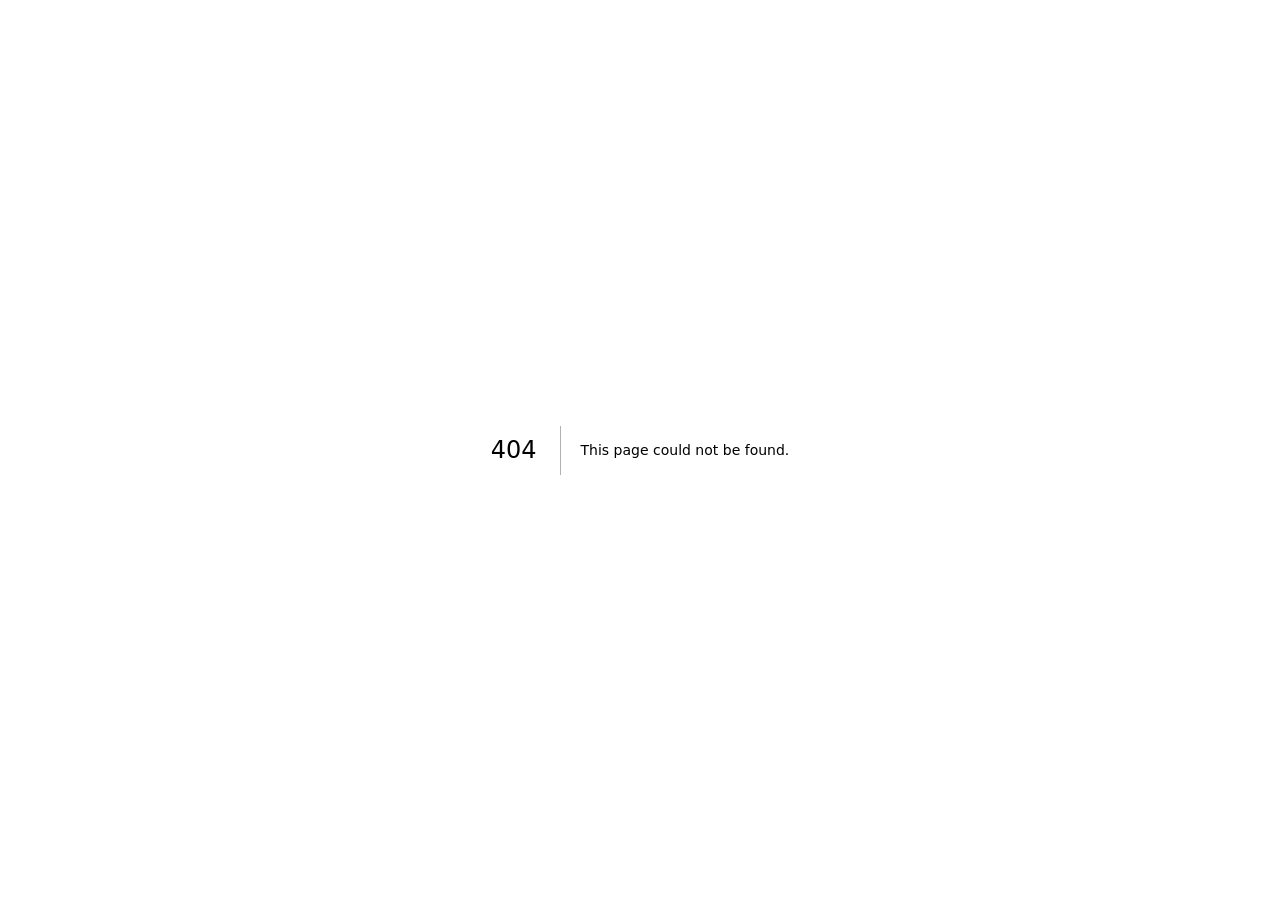
<file: 404/index.html>
<!DOCTYPE html><!--3ZMHuVClfdId95Poxy58i--><html lang="en"><head><meta charSet="utf-8"/><meta name="viewport" content="width=device-width, initial-scale=1"/><link rel="preload" href="/_next/static/media/e4af272ccee01ff0-s.p.woff2" as="font" crossorigin="" type="font/woff2"/><link rel="stylesheet" href="/_next/static/css/d16bc9211aebe1de.css" data-precedence="next"/><link rel="preload" as="script" fetchPriority="low" href="/_next/static/chunks/webpack-dfda1e7575166461.js"/><script src="/_next/static/chunks/4bd1b696-cf72ae8a39fa05aa.js" async=""></script><script src="/_next/static/chunks/964-38db4bd4892fef52.js" async=""></script><script src="/_next/static/chunks/main-app-c50314b8199dfc65.js" async=""></script><script src="/_next/static/chunks/283-08efd229663ffcf0.js" async=""></script><script src="/_next/static/chunks/app/layout-a140fc9b2f6694d0.js" async=""></script><meta name="robots" content="noindex"/><meta name="next-size-adjust" content=""/><title>404: This page could not be found.</title><title>Cen Lu 卢岑 - Senior Data &amp; AI Consultant at OMMAX</title><meta name="description" content="Personal website of Cen Lu - Senior Data &amp; AI Consultant at OMMAX in Munich. Explore my work in workflow automation, AI and computer vision."/><script src="/_next/static/chunks/polyfills-42372ed130431b0a.js" noModule=""></script></head><body class="__className_a918ff"><div hidden=""><!--$--><!--/$--></div><div style="font-family:system-ui,&quot;Segoe UI&quot;,Roboto,Helvetica,Arial,sans-serif,&quot;Apple Color Emoji&quot;,&quot;Segoe UI Emoji&quot;;height:100vh;text-align:center;display:flex;flex-direction:column;align-items:center;justify-content:center"><div><style>body{color:#000;background:#fff;margin:0}.next-error-h1{border-right:1px solid rgba(0,0,0,.3)}@media (prefers-color-scheme:dark){body{color:#fff;background:#000}.next-error-h1{border-right:1px solid rgba(255,255,255,.3)}}</style><h1 class="next-error-h1" style="display:inline-block;margin:0 20px 0 0;padding:0 23px 0 0;font-size:24px;font-weight:500;vertical-align:top;line-height:49px">404</h1><div style="display:inline-block"><h2 style="font-size:14px;font-weight:400;line-height:49px;margin:0">This page could not be found.</h2></div></div></div><!--$--><!--/$--><script src="/_next/static/chunks/webpack-dfda1e7575166461.js" id="_R_" async=""></script><script>(self.__next_f=self.__next_f||[]).push([0])</script><script>self.__next_f.push([1,"1:\"$Sreact.fragment\"\n2:I[9283,[\"283\",\"static/chunks/283-08efd229663ffcf0.js\",\"177\",\"static/chunks/app/layout-a140fc9b2f6694d0.js\"],\"LanguageProvider\"]\n3:I[7555,[],\"\"]\n4:I[1295,[],\"\"]\n5:I[9665,[],\"OutletBoundary\"]\n7:I[4911,[],\"AsyncMetadataOutlet\"]\n9:I[9665,[],\"ViewportBoundary\"]\nb:I[9665,[],\"MetadataBoundary\"]\nc:\"$Sreact.suspense\"\ne:I[8393,[],\"\"]\n:HL[\"/_next/static/media/e4af272ccee01ff0-s.p.woff2\",\"font\",{\"crossOrigin\":\"\",\"type\":\"font/woff2\"}]\n:HL[\"/_next/static/css/d16bc9211aebe1de.css\",\"style\"]\n"])</script><script>self.__next_f.push([1,"0:{\"P\":null,\"b\":\"3ZMHuVClfdId95Poxy58i\",\"p\":\"\",\"c\":[\"\",\"_not-found\",\"\"],\"i\":false,\"f\":[[[\"\",{\"children\":[\"/_not-found\",{\"children\":[\"__PAGE__\",{}]}]},\"$undefined\",\"$undefined\",true],[\"\",[\"$\",\"$1\",\"c\",{\"children\":[[[\"$\",\"link\",\"0\",{\"rel\":\"stylesheet\",\"href\":\"/_next/static/css/d16bc9211aebe1de.css\",\"precedence\":\"next\",\"crossOrigin\":\"$undefined\",\"nonce\":\"$undefined\"}]],[\"$\",\"html\",null,{\"lang\":\"en\",\"children\":[\"$\",\"body\",null,{\"className\":\"__className_a918ff\",\"children\":[\"$\",\"$L2\",null,{\"children\":[\"$\",\"$L3\",null,{\"parallelRouterKey\":\"children\",\"error\":\"$undefined\",\"errorStyles\":\"$undefined\",\"errorScripts\":\"$undefined\",\"template\":[\"$\",\"$L4\",null,{}],\"templateStyles\":\"$undefined\",\"templateScripts\":\"$undefined\",\"notFound\":\"$undefined\",\"forbidden\":\"$undefined\",\"unauthorized\":\"$undefined\"}]}]}]}]]}],{\"children\":[\"/_not-found\",[\"$\",\"$1\",\"c\",{\"children\":[null,[\"$\",\"$L3\",null,{\"parallelRouterKey\":\"children\",\"error\":\"$undefined\",\"errorStyles\":\"$undefined\",\"errorScripts\":\"$undefined\",\"template\":[\"$\",\"$L4\",null,{}],\"templateStyles\":\"$undefined\",\"templateScripts\":\"$undefined\",\"notFound\":\"$undefined\",\"forbidden\":\"$undefined\",\"unauthorized\":\"$undefined\"}]]}],{\"children\":[\"__PAGE__\",[\"$\",\"$1\",\"c\",{\"children\":[[[\"$\",\"title\",null,{\"children\":\"404: This page could not be found.\"}],[\"$\",\"div\",null,{\"style\":{\"fontFamily\":\"system-ui,\\\"Segoe UI\\\",Roboto,Helvetica,Arial,sans-serif,\\\"Apple Color Emoji\\\",\\\"Segoe UI Emoji\\\"\",\"height\":\"100vh\",\"textAlign\":\"center\",\"display\":\"flex\",\"flexDirection\":\"column\",\"alignItems\":\"center\",\"justifyContent\":\"center\"},\"children\":[\"$\",\"div\",null,{\"children\":[[\"$\",\"style\",null,{\"dangerouslySetInnerHTML\":{\"__html\":\"body{color:#000;background:#fff;margin:0}.next-error-h1{border-right:1px solid rgba(0,0,0,.3)}@media (prefers-color-scheme:dark){body{color:#fff;background:#000}.next-error-h1{border-right:1px solid rgba(255,255,255,.3)}}\"}}],[\"$\",\"h1\",null,{\"className\":\"next-error-h1\",\"style\":{\"display\":\"inline-block\",\"margin\":\"0 20px 0 0\",\"padding\":\"0 23px 0 0\",\"fontSize\":24,\"fontWeight\":500,\"verticalAlign\":\"top\",\"lineHeight\":\"49px\"},\"children\":404}],[\"$\",\"div\",null,{\"style\":{\"display\":\"inline-block\"},\"children\":[\"$\",\"h2\",null,{\"style\":{\"fontSize\":14,\"fontWeight\":400,\"lineHeight\":\"49px\",\"margin\":0},\"children\":\"This page could not be found.\"}]}]]}]}]],null,[\"$\",\"$L5\",null,{\"children\":[\"$L6\",[\"$\",\"$L7\",null,{\"promise\":\"$@8\"}]]}]]}],{},null,false]},null,false]},null,false],[\"$\",\"$1\",\"h\",{\"children\":[[\"$\",\"meta\",null,{\"name\":\"robots\",\"content\":\"noindex\"}],[[\"$\",\"$L9\",null,{\"children\":\"$La\"}],[\"$\",\"meta\",null,{\"name\":\"next-size-adjust\",\"content\":\"\"}]],[\"$\",\"$Lb\",null,{\"children\":[\"$\",\"div\",null,{\"hidden\":true,\"children\":[\"$\",\"$c\",null,{\"fallback\":null,\"children\":\"$Ld\"}]}]}]]}],false]],\"m\":\"$undefined\",\"G\":[\"$e\",[]],\"s\":false,\"S\":true}\n"])</script><script>self.__next_f.push([1,"a:[[\"$\",\"meta\",\"0\",{\"charSet\":\"utf-8\"}],[\"$\",\"meta\",\"1\",{\"name\":\"viewport\",\"content\":\"width=device-width, initial-scale=1\"}]]\n6:null\n"])</script><script>self.__next_f.push([1,"8:{\"metadata\":[[\"$\",\"title\",\"0\",{\"children\":\"Cen Lu 卢岑 - Senior Data \u0026 AI Consultant at OMMAX\"}],[\"$\",\"meta\",\"1\",{\"name\":\"description\",\"content\":\"Personal website of Cen Lu - Senior Data \u0026 AI Consultant at OMMAX in Munich. Explore my work in workflow automation, AI and computer vision.\"}]],\"error\":null,\"digest\":\"$undefined\"}\n"])</script><script>self.__next_f.push([1,"d:\"$8:metadata\"\n"])</script></body></html>
</file>
<file: _next/static/css/d16bc9211aebe1de.css>
@font-face{font-family:inter;src:url(/_next/static/media/e4af272ccee01ff0-s.p.woff2) format("woff2");font-display:swap;font-weight:100 900}@font-face{font-family:inter Fallback;src:local("Arial");ascent-override:89.79%;descent-override:22.36%;line-gap-override:0.00%;size-adjust:107.89%}.__className_a918ff{font-family:inter,inter Fallback}*,:after,:before{--tw-border-spacing-x:0;--tw-border-spacing-y:0;--tw-translate-x:0;--tw-translate-y:0;--tw-rotate:0;--tw-skew-x:0;--tw-skew-y:0;--tw-scale-x:1;--tw-scale-y:1;--tw-pan-x: ;--tw-pan-y: ;--tw-pinch-zoom: ;--tw-scroll-snap-strictness:proximity;--tw-gradient-from-position: ;--tw-gradient-via-position: ;--tw-gradient-to-position: ;--tw-ordinal: ;--tw-slashed-zero: ;--tw-numeric-figure: ;--tw-numeric-spacing: ;--tw-numeric-fraction: ;--tw-ring-inset: ;--tw-ring-offset-width:0px;--tw-ring-offset-color:#fff;--tw-ring-color:rgb(59 130 246/0.5);--tw-ring-offset-shadow:0 0 #0000;--tw-ring-shadow:0 0 #0000;--tw-shadow:0 0 #0000;--tw-shadow-colored:0 0 #0000;--tw-blur: ;--tw-brightness: ;--tw-contrast: ;--tw-grayscale: ;--tw-hue-rotate: ;--tw-invert: ;--tw-saturate: ;--tw-sepia: ;--tw-drop-shadow: ;--tw-backdrop-blur: ;--tw-backdrop-brightness: ;--tw-backdrop-contrast: ;--tw-backdrop-grayscale: ;--tw-backdrop-hue-rotate: ;--tw-backdrop-invert: ;--tw-backdrop-opacity: ;--tw-backdrop-saturate: ;--tw-backdrop-sepia: ;--tw-contain-size: ;--tw-contain-layout: ;--tw-contain-paint: ;--tw-contain-style: }::backdrop{--tw-border-spacing-x:0;--tw-border-spacing-y:0;--tw-translate-x:0;--tw-translate-y:0;--tw-rotate:0;--tw-skew-x:0;--tw-skew-y:0;--tw-scale-x:1;--tw-scale-y:1;--tw-pan-x: ;--tw-pan-y: ;--tw-pinch-zoom: ;--tw-scroll-snap-strictness:proximity;--tw-gradient-from-position: ;--tw-gradient-via-position: ;--tw-gradient-to-position: ;--tw-ordinal: ;--tw-slashed-zero: ;--tw-numeric-figure: ;--tw-numeric-spacing: ;--tw-numeric-fraction: ;--tw-ring-inset: ;--tw-ring-offset-width:0px;--tw-ring-offset-color:#fff;--tw-ring-color:rgb(59 130 246/0.5);--tw-ring-offset-shadow:0 0 #0000;--tw-ring-shadow:0 0 #0000;--tw-shadow:0 0 #0000;--tw-shadow-colored:0 0 #0000;--tw-blur: ;--tw-brightness: ;--tw-contrast: ;--tw-grayscale: ;--tw-hue-rotate: ;--tw-invert: ;--tw-saturate: ;--tw-sepia: ;--tw-drop-shadow: ;--tw-backdrop-blur: ;--tw-backdrop-brightness: ;--tw-backdrop-contrast: ;--tw-backdrop-grayscale: ;--tw-backdrop-hue-rotate: ;--tw-backdrop-invert: ;--tw-backdrop-opacity: ;--tw-backdrop-saturate: ;--tw-backdrop-sepia: ;--tw-contain-size: ;--tw-contain-layout: ;--tw-contain-paint: ;--tw-contain-style: }/*
! tailwindcss v3.4.17 | MIT License | https://tailwindcss.com
*/*,:after,:before{box-sizing:border-box;border:0 solid #e5e7eb}:after,:before{--tw-content:""}:host,html{line-height:1.5;-webkit-text-size-adjust:100%;-moz-tab-size:4;-o-tab-size:4;tab-size:4;font-family:var(--font-inter),system-ui,sans-serif;font-feature-settings:normal;font-variation-settings:normal;-webkit-tap-highlight-color:transparent}body{margin:0;line-height:inherit}hr{height:0;color:inherit;border-top-width:1px}abbr:where([title]){-webkit-text-decoration:underline dotted;text-decoration:underline dotted}h1,h2,h3,h4,h5,h6{font-size:inherit;font-weight:inherit}a{color:inherit;text-decoration:inherit}b,strong{font-weight:bolder}code,kbd,pre,samp{font-family:ui-monospace,SFMono-Regular,Menlo,Monaco,Consolas,Liberation Mono,Courier New,monospace;font-feature-settings:normal;font-variation-settings:normal;font-size:1em}small{font-size:80%}sub,sup{font-size:75%;line-height:0;position:relative;vertical-align:baseline}sub{bottom:-.25em}sup{top:-.5em}table{text-indent:0;border-color:inherit;border-collapse:collapse}button,input,optgroup,select,textarea{font-family:inherit;font-feature-settings:inherit;font-variation-settings:inherit;font-size:100%;font-weight:inherit;line-height:inherit;letter-spacing:inherit;color:inherit;margin:0;padding:0}button,select{text-transform:none}button,input:where([type=button]),input:where([type=reset]),input:where([type=submit]){-webkit-appearance:button;background-color:transparent;background-image:none}:-moz-focusring{outline:auto}:-moz-ui-invalid{box-shadow:none}progress{vertical-align:baseline}::-webkit-inner-spin-button,::-webkit-outer-spin-button{height:auto}[type=search]{-webkit-appearance:textfield;outline-offset:-2px}::-webkit-search-decoration{-webkit-appearance:none}::-webkit-file-upload-button{-webkit-appearance:button;font:inherit}summary{display:list-item}blockquote,dd,dl,figure,h1,h2,h3,h4,h5,h6,hr,p,pre{margin:0}fieldset{margin:0}fieldset,legend{padding:0}menu,ol,ul{list-style:none;margin:0;padding:0}dialog{padding:0}textarea{resize:vertical}input::-moz-placeholder,textarea::-moz-placeholder{opacity:1;color:#9ca3af}input::placeholder,textarea::placeholder{opacity:1;color:#9ca3af}[role=button],button{cursor:pointer}:disabled{cursor:default}audio,canvas,embed,iframe,img,object,svg,video{display:block;vertical-align:middle}img,video{max-width:100%;height:auto}[hidden]:where(:not([hidden=until-found])){display:none}.container{width:100%}@media (min-width:640px){.container{max-width:640px}}@media (min-width:768px){.container{max-width:768px}}@media (min-width:1024px){.container{max-width:1024px}}@media (min-width:1280px){.container{max-width:1280px}}@media (min-width:1536px){.container{max-width:1536px}}.pointer-events-none{pointer-events:none}.fixed{position:fixed}.absolute{position:absolute}.relative{position:relative}.inset-0{inset:0}.bottom-0{bottom:0}.bottom-20{bottom:5rem}.bottom-4{bottom:1rem}.left-0{left:0}.left-4{left:1rem}.left-8{left:2rem}.right-0{right:0}.right-16{right:4rem}.right-4{right:1rem}.top-0{top:0}.top-1\/2{top:50%}.top-4{top:1rem}.top-full{top:100%}.z-0{z-index:0}.z-10{z-index:10}.z-20{z-index:20}.z-40{z-index:40}.z-50{z-index:50}.mx-auto{margin-left:auto;margin-right:auto}.mb-12{margin-bottom:3rem}.mb-16{margin-bottom:4rem}.mb-2{margin-bottom:.5rem}.mb-3{margin-bottom:.75rem}.mb-4{margin-bottom:1rem}.mb-6{margin-bottom:1.5rem}.mb-8{margin-bottom:2rem}.ml-2{margin-left:.5rem}.ml-auto{margin-left:auto}.mr-1{margin-right:.25rem}.mr-2{margin-right:.5rem}.mr-3{margin-right:.75rem}.mr-4{margin-right:1rem}.mt-0\.5{margin-top:.125rem}.mt-12{margin-top:3rem}.mt-16{margin-top:4rem}.mt-2{margin-top:.5rem}.mt-6{margin-top:1.5rem}.mt-8{margin-top:2rem}.block{display:block}.flex{display:flex}.inline-flex{display:inline-flex}.grid{display:grid}.hidden{display:none}.h-12{height:3rem}.h-16{height:4rem}.h-2{height:.5rem}.h-28{height:7rem}.h-3{height:.75rem}.h-32{height:8rem}.h-4{height:1rem}.h-48{height:12rem}.h-5{height:1.25rem}.h-6{height:1.5rem}.h-8{height:2rem}.h-96{height:24rem}.h-\[500px\]{height:500px}.h-full{height:100%}.min-h-\[180px\]{min-height:180px}.min-h-screen{min-height:100vh}.w-12{width:3rem}.w-2{width:.5rem}.w-28{width:7rem}.w-3{width:.75rem}.w-32{width:8rem}.w-4{width:1rem}.w-5{width:1.25rem}.w-6{width:1.5rem}.w-8{width:2rem}.w-full{width:100%}.w-px{width:1px}.min-w-\[140px\]{min-width:140px}.max-w-2xl{max-width:42rem}.max-w-3xl{max-width:48rem}.max-w-4xl{max-width:56rem}.max-w-6xl{max-width:72rem}.flex-1{flex:1 1 0%}.flex-shrink-0{flex-shrink:0}.-translate-y-1\/2{--tw-translate-y:-50%}.-translate-y-1\/2,.rotate-180{transform:translate(var(--tw-translate-x),var(--tw-translate-y)) rotate(var(--tw-rotate)) skewX(var(--tw-skew-x)) skewY(var(--tw-skew-y)) scaleX(var(--tw-scale-x)) scaleY(var(--tw-scale-y))}.rotate-180{--tw-rotate:180deg}.transform{transform:translate(var(--tw-translate-x),var(--tw-translate-y)) rotate(var(--tw-rotate)) skewX(var(--tw-skew-x)) skewY(var(--tw-skew-y)) scaleX(var(--tw-scale-x)) scaleY(var(--tw-scale-y))}@keyframes ping{75%,to{transform:scale(2);opacity:0}}.animate-ping{animation:ping 1s cubic-bezier(0,0,.2,1) infinite}@keyframes pulse{50%{opacity:.5}}.animate-pulse{animation:pulse 2s cubic-bezier(.4,0,.6,1) infinite}.cursor-pointer{cursor:pointer}.touch-manipulation{touch-action:manipulation}.grid-cols-1{grid-template-columns:repeat(1,minmax(0,1fr))}.grid-cols-2{grid-template-columns:repeat(2,minmax(0,1fr))}.flex-col{flex-direction:column}.flex-wrap{flex-wrap:wrap}.items-start{align-items:flex-start}.items-center{align-items:center}.justify-center{justify-content:center}.justify-between{justify-content:space-between}.gap-1{gap:.25rem}.gap-2{gap:.5rem}.gap-3{gap:.75rem}.gap-4{gap:1rem}.gap-6{gap:1.5rem}.gap-8{gap:2rem}.space-x-2>:not([hidden])~:not([hidden]){--tw-space-x-reverse:0;margin-right:calc(.5rem * var(--tw-space-x-reverse));margin-left:calc(.5rem * calc(1 - var(--tw-space-x-reverse)))}.space-x-3>:not([hidden])~:not([hidden]){--tw-space-x-reverse:0;margin-right:calc(.75rem * var(--tw-space-x-reverse));margin-left:calc(.75rem * calc(1 - var(--tw-space-x-reverse)))}.space-x-4>:not([hidden])~:not([hidden]){--tw-space-x-reverse:0;margin-right:calc(1rem * var(--tw-space-x-reverse));margin-left:calc(1rem * calc(1 - var(--tw-space-x-reverse)))}.space-x-6>:not([hidden])~:not([hidden]){--tw-space-x-reverse:0;margin-right:calc(1.5rem * var(--tw-space-x-reverse));margin-left:calc(1.5rem * calc(1 - var(--tw-space-x-reverse)))}.space-x-8>:not([hidden])~:not([hidden]){--tw-space-x-reverse:0;margin-right:calc(2rem * var(--tw-space-x-reverse));margin-left:calc(2rem * calc(1 - var(--tw-space-x-reverse)))}.space-y-1>:not([hidden])~:not([hidden]){--tw-space-y-reverse:0;margin-top:calc(.25rem * calc(1 - var(--tw-space-y-reverse)));margin-bottom:calc(.25rem * var(--tw-space-y-reverse))}.space-y-12>:not([hidden])~:not([hidden]){--tw-space-y-reverse:0;margin-top:calc(3rem * calc(1 - var(--tw-space-y-reverse)));margin-bottom:calc(3rem * var(--tw-space-y-reverse))}.space-y-2>:not([hidden])~:not([hidden]){--tw-space-y-reverse:0;margin-top:calc(.5rem * calc(1 - var(--tw-space-y-reverse)));margin-bottom:calc(.5rem * var(--tw-space-y-reverse))}.space-y-6>:not([hidden])~:not([hidden]){--tw-space-y-reverse:0;margin-top:calc(1.5rem * calc(1 - var(--tw-space-y-reverse)));margin-bottom:calc(1.5rem * var(--tw-space-y-reverse))}.space-y-8>:not([hidden])~:not([hidden]){--tw-space-y-reverse:0;margin-top:calc(2rem * calc(1 - var(--tw-space-y-reverse)));margin-bottom:calc(2rem * var(--tw-space-y-reverse))}.overflow-hidden{overflow:hidden}.whitespace-nowrap{white-space:nowrap}.rounded{border-radius:.25rem}.rounded-2xl{border-radius:1rem}.rounded-full{border-radius:9999px}.rounded-lg{border-radius:.5rem}.rounded-xl{border-radius:.75rem}.border{border-width:1px}.border-2{border-width:2px}.border-4{border-width:4px}.border-b{border-bottom-width:1px}.border-t{border-top-width:1px}.border-accent-teal\/20{border-color:rgb(20 184 166/.2)}.border-accent-teal\/30{border-color:rgb(20 184 166/.3)}.border-accent-teal\/50{border-color:rgb(20 184 166/.5)}.border-dark-200{--tw-border-opacity:1;border-color:rgb(17 17 17/var(--tw-border-opacity,1))}.border-red-500\/30{border-color:rgb(239 68 68/.3)}.bg-accent-teal{--tw-bg-opacity:1;background-color:rgb(20 184 166/var(--tw-bg-opacity,1))}.bg-accent-teal\/10{background-color:rgb(20 184 166/.1)}.bg-accent-teal\/20{background-color:rgb(20 184 166/.2)}.bg-accent-teal\/30{background-color:rgb(20 184 166/.3)}.bg-accent-teal\/5{background-color:rgb(20 184 166/.05)}.bg-accent-teal\/60{background-color:rgb(20 184 166/.6)}.bg-cyan-600{--tw-bg-opacity:1;background-color:rgb(8 145 178/var(--tw-bg-opacity,1))}.bg-dark-100\/30{background-color:rgb(26 26 26/.3)}.bg-dark-100\/50{background-color:rgb(26 26 26/.5)}.bg-dark-100\/80{background-color:rgb(26 26 26/.8)}.bg-dark-100\/90{background-color:rgb(26 26 26/.9)}.bg-dark-100\/95{background-color:rgb(26 26 26/.95)}.bg-dark-200{--tw-bg-opacity:1;background-color:rgb(17 17 17/var(--tw-bg-opacity,1))}.bg-dark-200\/50{background-color:rgb(17 17 17/.5)}.bg-dark-200\/80{background-color:rgb(17 17 17/.8)}.bg-dark-200\/95{background-color:rgb(17 17 17/.95)}.bg-red-500{--tw-bg-opacity:1;background-color:rgb(239 68 68/var(--tw-bg-opacity,1))}.bg-red-500\/20{background-color:rgb(239 68 68/.2)}.bg-gradient-to-b{background-image:linear-gradient(to bottom,var(--tw-gradient-stops))}.bg-gradient-to-br{background-image:linear-gradient(to bottom right,var(--tw-gradient-stops))}.bg-gradient-to-r{background-image:linear-gradient(to right,var(--tw-gradient-stops))}.bg-gradient-to-t{background-image:linear-gradient(to top,var(--tw-gradient-stops))}.from-accent-teal{--tw-gradient-from:#14b8a6 var(--tw-gradient-from-position);--tw-gradient-to:rgb(20 184 166/0) var(--tw-gradient-to-position);--tw-gradient-stops:var(--tw-gradient-from),var(--tw-gradient-to)}.from-accent-teal\/20{--tw-gradient-from:rgb(20 184 166/0.2) var(--tw-gradient-from-position);--tw-gradient-to:rgb(20 184 166/0) var(--tw-gradient-to-position);--tw-gradient-stops:var(--tw-gradient-from),var(--tw-gradient-to)}.from-accent-teal\/30{--tw-gradient-from:rgb(20 184 166/0.3) var(--tw-gradient-from-position);--tw-gradient-to:rgb(20 184 166/0) var(--tw-gradient-to-position);--tw-gradient-stops:var(--tw-gradient-from),var(--tw-gradient-to)}.from-dark-200\/80{--tw-gradient-from:rgb(17 17 17/0.8) var(--tw-gradient-from-position);--tw-gradient-to:rgb(17 17 17/0) var(--tw-gradient-to-position);--tw-gradient-stops:var(--tw-gradient-from),var(--tw-gradient-to)}.to-accent-cyan{--tw-gradient-to:#06b6d4 var(--tw-gradient-to-position)}.to-accent-cyan\/20{--tw-gradient-to:rgb(6 182 212/0.2) var(--tw-gradient-to-position)}.to-accent-cyan\/30{--tw-gradient-to:rgb(6 182 212/0.3) var(--tw-gradient-to-position)}.to-transparent{--tw-gradient-to:transparent var(--tw-gradient-to-position)}.bg-clip-text{-webkit-background-clip:text;background-clip:text}.object-contain{-o-object-fit:contain;object-fit:contain}.object-cover{-o-object-fit:cover;object-fit:cover}.p-1{padding:.25rem}.p-2{padding:.5rem}.p-3{padding:.75rem}.p-4{padding:1rem}.p-6{padding:1.5rem}.p-8{padding:2rem}.px-2{padding-left:.5rem;padding-right:.5rem}.px-3{padding-left:.75rem;padding-right:.75rem}.px-4{padding-left:1rem;padding-right:1rem}.px-6{padding-left:1.5rem;padding-right:1.5rem}.px-8{padding-left:2rem;padding-right:2rem}.py-1{padding-top:.25rem;padding-bottom:.25rem}.py-2{padding-top:.5rem;padding-bottom:.5rem}.py-20{padding-top:5rem;padding-bottom:5rem}.py-3{padding-top:.75rem;padding-bottom:.75rem}.py-4{padding-top:1rem;padding-bottom:1rem}.pl-12{padding-left:3rem}.pr-4{padding-right:1rem}.pt-6{padding-top:1.5rem}.text-center{text-align:center}.text-2xl{font-size:1.5rem;line-height:2rem}.text-3xl{font-size:1.875rem;line-height:2.25rem}.text-5xl{font-size:3rem;line-height:1}.text-6xl{font-size:3.75rem;line-height:1}.text-lg{font-size:1.125rem;line-height:1.75rem}.text-sm{font-size:.875rem;line-height:1.25rem}.text-xl{font-size:1.25rem;line-height:1.75rem}.text-xs{font-size:.75rem;line-height:1rem}.font-bold{font-weight:700}.font-medium{font-weight:500}.font-semibold{font-weight:600}.capitalize{text-transform:capitalize}.leading-relaxed{line-height:1.625}.text-accent-teal{--tw-text-opacity:1;color:rgb(20 184 166/var(--tw-text-opacity,1))}.text-accent-teal-light{--tw-text-opacity:1;color:rgb(94 234 212/var(--tw-text-opacity,1))}.text-dark-200{--tw-text-opacity:1;color:rgb(17 17 17/var(--tw-text-opacity,1))}.text-gray-300{--tw-text-opacity:1;color:rgb(209 213 219/var(--tw-text-opacity,1))}.text-gray-400{--tw-text-opacity:1;color:rgb(156 163 175/var(--tw-text-opacity,1))}.text-gray-500{--tw-text-opacity:1;color:rgb(107 114 128/var(--tw-text-opacity,1))}.text-red-400{--tw-text-opacity:1;color:rgb(248 113 113/var(--tw-text-opacity,1))}.text-transparent{color:transparent}.text-white{--tw-text-opacity:1;color:rgb(255 255 255/var(--tw-text-opacity,1))}.placeholder-gray-400::-moz-placeholder{--tw-placeholder-opacity:1;color:rgb(156 163 175/var(--tw-placeholder-opacity,1))}.placeholder-gray-400::placeholder{--tw-placeholder-opacity:1;color:rgb(156 163 175/var(--tw-placeholder-opacity,1))}.opacity-80{opacity:.8}.shadow-2xl{--tw-shadow:0 25px 50px -12px rgb(0 0 0/0.25);--tw-shadow-colored:0 25px 50px -12px var(--tw-shadow-color)}.shadow-2xl,.shadow-lg{box-shadow:var(--tw-ring-offset-shadow,0 0 #0000),var(--tw-ring-shadow,0 0 #0000),var(--tw-shadow)}.shadow-lg{--tw-shadow:0 10px 15px -3px rgb(0 0 0/0.1),0 4px 6px -4px rgb(0 0 0/0.1);--tw-shadow-colored:0 10px 15px -3px var(--tw-shadow-color),0 4px 6px -4px var(--tw-shadow-color)}.shadow-accent-teal\/10{--tw-shadow-color:rgb(20 184 166/0.1);--tw-shadow:var(--tw-shadow-colored)}.shadow-accent-teal\/20{--tw-shadow-color:rgb(20 184 166/0.2);--tw-shadow:var(--tw-shadow-colored)}.shadow-accent-teal\/50{--tw-shadow-color:rgb(20 184 166/0.5);--tw-shadow:var(--tw-shadow-colored)}.outline{outline-style:solid}.ring{--tw-ring-offset-shadow:var(--tw-ring-inset) 0 0 0 var(--tw-ring-offset-width) var(--tw-ring-offset-color);--tw-ring-shadow:var(--tw-ring-inset) 0 0 0 calc(3px + var(--tw-ring-offset-width)) var(--tw-ring-color);box-shadow:var(--tw-ring-offset-shadow),var(--tw-ring-shadow),var(--tw-shadow,0 0 #0000)}.brightness-0{--tw-brightness:brightness(0)}.brightness-0,.invert{filter:var(--tw-blur) var(--tw-brightness) var(--tw-contrast) var(--tw-grayscale) var(--tw-hue-rotate) var(--tw-invert) var(--tw-saturate) var(--tw-sepia) var(--tw-drop-shadow)}.invert{--tw-invert:invert(100%)}.filter{filter:var(--tw-blur) var(--tw-brightness) var(--tw-contrast) var(--tw-grayscale) var(--tw-hue-rotate) var(--tw-invert) var(--tw-saturate) var(--tw-sepia) var(--tw-drop-shadow)}.backdrop-blur{--tw-backdrop-blur:blur(8px)}.backdrop-blur,.backdrop-blur-lg{-webkit-backdrop-filter:var(--tw-backdrop-blur) var(--tw-backdrop-brightness) var(--tw-backdrop-contrast) var(--tw-backdrop-grayscale) var(--tw-backdrop-hue-rotate) var(--tw-backdrop-invert) var(--tw-backdrop-opacity) var(--tw-backdrop-saturate) var(--tw-backdrop-sepia);backdrop-filter:var(--tw-backdrop-blur) var(--tw-backdrop-brightness) var(--tw-backdrop-contrast) var(--tw-backdrop-grayscale) var(--tw-backdrop-hue-rotate) var(--tw-backdrop-invert) var(--tw-backdrop-opacity) var(--tw-backdrop-saturate) var(--tw-backdrop-sepia)}.backdrop-blur-lg{--tw-backdrop-blur:blur(16px)}.transition{transition-property:color,background-color,border-color,text-decoration-color,fill,stroke,opacity,box-shadow,transform,filter,-webkit-backdrop-filter;transition-property:color,background-color,border-color,text-decoration-color,fill,stroke,opacity,box-shadow,transform,filter,backdrop-filter;transition-property:color,background-color,border-color,text-decoration-color,fill,stroke,opacity,box-shadow,transform,filter,backdrop-filter,-webkit-backdrop-filter;transition-timing-function:cubic-bezier(.4,0,.2,1);transition-duration:.15s}.transition-all{transition-property:all;transition-timing-function:cubic-bezier(.4,0,.2,1);transition-duration:.15s}.transition-colors{transition-property:color,background-color,border-color,text-decoration-color,fill,stroke;transition-timing-function:cubic-bezier(.4,0,.2,1);transition-duration:.15s}.transition-transform{transition-property:transform;transition-timing-function:cubic-bezier(.4,0,.2,1);transition-duration:.15s}.duration-200{transition-duration:.2s}.duration-300{transition-duration:.3s}@import url("https://fonts.googleapis.com/css2?family=Inter:wght@100;200;300;400;500;600;700;800;900&display=swap");:root{--font-inter:"Inter",sans-serif}*{box-sizing:border-box;padding:0;margin:0}html{scroll-behavior:smooth}body,html{max-width:100vw;overflow-x:hidden;background:#111111;color:#ffffff}body{background:linear-gradient(135deg,#111111,#0a0a0a);min-height:100vh}::-webkit-scrollbar{width:8px}::-webkit-scrollbar-track{background:#111111}::-webkit-scrollbar-thumb{background:#14b8a6;border-radius:4px}::-webkit-scrollbar-thumb:hover{background:#5eead4}@keyframes float-custom{0%,to{transform:translateY(0) rotate(0deg)}25%{transform:translateY(-10px) rotate(90deg)}50%{transform:translateY(-20px) rotate(180deg)}75%{transform:translateY(-10px) rotate(270deg)}}.floating-shape{animation:float-custom 8s ease-in-out infinite}.floating-shape:nth-child(2){animation-delay:2s;animation-duration:10s}.floating-shape:nth-child(3){animation-delay:4s;animation-duration:12s}.floating-shape:nth-child(4){animation-delay:6s;animation-duration:9s}.glow{filter:drop-shadow(0 0 10px rgba(20,184,166,.5))}.glow:hover{filter:drop-shadow(0 0 20px rgba(20,184,166,.8))}.hover\:scale-105:hover{--tw-scale-x:1.05;--tw-scale-y:1.05;transform:translate(var(--tw-translate-x),var(--tw-translate-y)) rotate(var(--tw-rotate)) skewX(var(--tw-skew-x)) skewY(var(--tw-skew-y)) scaleX(var(--tw-scale-x)) scaleY(var(--tw-scale-y))}.hover\:border-accent-teal:hover{--tw-border-opacity:1;border-color:rgb(20 184 166/var(--tw-border-opacity,1))}.hover\:border-accent-teal\/50:hover{border-color:rgb(20 184 166/.5)}.hover\:bg-accent-teal\/10:hover{background-color:rgb(20 184 166/.1)}.hover\:bg-accent-teal\/20:hover{background-color:rgb(20 184 166/.2)}.hover\:bg-accent-teal\/5:hover{background-color:rgb(20 184 166/.05)}.hover\:text-accent-teal:hover{--tw-text-opacity:1;color:rgb(20 184 166/var(--tw-text-opacity,1))}.hover\:text-accent-teal-light:hover{--tw-text-opacity:1;color:rgb(94 234 212/var(--tw-text-opacity,1))}.hover\:text-white:hover{--tw-text-opacity:1;color:rgb(255 255 255/var(--tw-text-opacity,1))}.hover\:shadow-2xl:hover{--tw-shadow:0 25px 50px -12px rgb(0 0 0/0.25);--tw-shadow-colored:0 25px 50px -12px var(--tw-shadow-color)}.hover\:shadow-2xl:hover,.hover\:shadow-lg:hover{box-shadow:var(--tw-ring-offset-shadow,0 0 #0000),var(--tw-ring-shadow,0 0 #0000),var(--tw-shadow)}.hover\:shadow-lg:hover{--tw-shadow:0 10px 15px -3px rgb(0 0 0/0.1),0 4px 6px -4px rgb(0 0 0/0.1);--tw-shadow-colored:0 10px 15px -3px var(--tw-shadow-color),0 4px 6px -4px var(--tw-shadow-color)}.hover\:shadow-xl:hover{--tw-shadow:0 20px 25px -5px rgb(0 0 0/0.1),0 8px 10px -6px rgb(0 0 0/0.1);--tw-shadow-colored:0 20px 25px -5px var(--tw-shadow-color),0 8px 10px -6px var(--tw-shadow-color);box-shadow:var(--tw-ring-offset-shadow,0 0 #0000),var(--tw-ring-shadow,0 0 #0000),var(--tw-shadow)}.hover\:shadow-accent-teal\/20:hover{--tw-shadow-color:rgb(20 184 166/0.2);--tw-shadow:var(--tw-shadow-colored)}.focus\:border-accent-teal:focus{--tw-border-opacity:1;border-color:rgb(20 184 166/var(--tw-border-opacity,1))}.focus\:outline-none:focus{outline:2px solid transparent;outline-offset:2px}.disabled\:cursor-not-allowed:disabled{cursor:not-allowed}.disabled\:opacity-50:disabled{opacity:.5}.group:hover .group-hover\:scale-110{--tw-scale-x:1.1;--tw-scale-y:1.1;transform:translate(var(--tw-translate-x),var(--tw-translate-y)) rotate(var(--tw-rotate)) skewX(var(--tw-skew-x)) skewY(var(--tw-skew-y)) scaleX(var(--tw-scale-x)) scaleY(var(--tw-scale-y))}.group:hover .group-hover\:text-accent-teal{--tw-text-opacity:1;color:rgb(20 184 166/var(--tw-text-opacity,1))}.group:hover .group-hover\:text-white{--tw-text-opacity:1;color:rgb(255 255 255/var(--tw-text-opacity,1))}.group:hover .group-hover\:shadow-accent-teal\/40{--tw-shadow-color:rgb(20 184 166/0.4);--tw-shadow:var(--tw-shadow-colored)}@media (min-width:640px){.sm\:block{display:block}.sm\:flex-row{flex-direction:row}}@media (min-width:768px){.md\:bottom-32{bottom:8rem}.md\:right-auto{right:auto}.md\:mt-0{margin-top:0}.md\:mt-8{margin-top:2rem}.md\:block{display:block}.md\:inline{display:inline}.md\:flex{display:flex}.md\:hidden{display:none}.md\:h-2{height:.5rem}.md\:h-4{height:1rem}.md\:h-auto{height:auto}.md\:w-2{width:.5rem}.md\:w-4{width:1rem}.md\:max-w-sm{max-width:24rem}.md\:max-w-xs{max-width:20rem}.md\:grid-cols-2{grid-template-columns:repeat(2,minmax(0,1fr))}.md\:grid-cols-4{grid-template-columns:repeat(4,minmax(0,1fr))}.md\:flex-row{flex-direction:row}.md\:items-start{align-items:flex-start}.md\:items-center{align-items:center}.md\:justify-between{justify-content:space-between}.md\:gap-2{gap:.5rem}.md\:rounded-none{border-radius:0}.md\:bg-transparent{background-color:transparent}.md\:p-0{padding:0}.md\:p-2{padding:.5rem}.md\:p-6{padding:1.5rem}.md\:text-left{text-align:left}.md\:text-2xl{font-size:1.5rem;line-height:2rem}.md\:text-8xl{font-size:6rem;line-height:1}.md\:font-normal{font-weight:400}}@media (min-width:1024px){.lg\:grid-cols-3{grid-template-columns:repeat(3,minmax(0,1fr))}.lg\:grid-cols-4{grid-template-columns:repeat(4,minmax(0,1fr))}}
</file>
